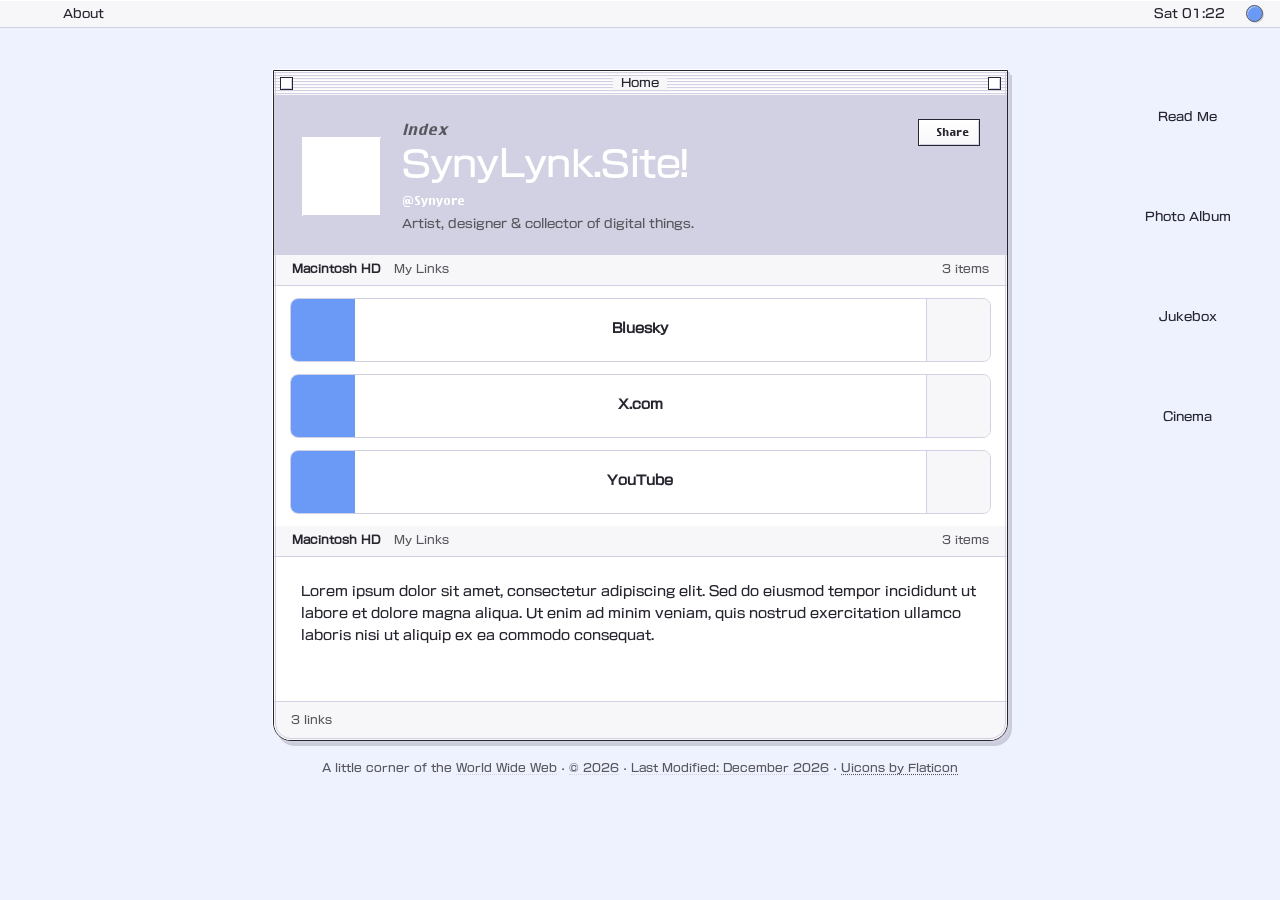
<file: index.html>
<!DOCTYPE html>
<html lang="en" data-theme="light" data-accent="teal">
<head>
  <meta charset="utf-8">
  <meta name="viewport" content="width=device-width, initial-scale=1">
  <meta name="theme-color" content="#EAF8F8">
  <meta name="author" content="Synyore">
  <meta name="description" content="My little corner of the internet.">
  <title>Synyore | SynyLynk.Site</title>
  <!-- Flaticon Uicons: Solid Straight (fi-ss-*) -->
  <link rel="stylesheet" href="https://cdn-uicons.flaticon.com/4.0.0/uicons-solid-straight/css/uicons-solid-straight.css">
  <link rel="stylesheet" href="https://cdn-uicons.flaticon.com/4.0.0/uicons-brands/css/uicons-brands.css">
  <link rel="stylesheet" href="style.css">
  <script src="script.js"></script>
</head>
<body>

  <!-- Edit custom link boxes directly in this HTML. The site-data JSON below configures the desktop shortcuts. -->
  <header class="menubar" aria-label="Desktop menu bar">
    <button
      class="lightbulb-toggle"
      id="lightbulb-toggle"
      type="button"
      data-action="theme-toggle"
      aria-label="Switch to dark mode"
      title="Switch to dark mode"
      aria-pressed="false"
    >
      <i class="fi fi-ss-bulb lightbulb-icon" aria-hidden="true"></i>
    </button>
    <div class="menu-group">

<!--
      <div class="menu-item optional">
        <button class="menu-trigger" data-menu="view" aria-expanded="false" aria-haspopup="true">View</button>
        <div class="menu-popup" data-popup="view" hidden>
          <button type="button" class="theme-menu-choice" data-theme-choice="auto" data-action="theme-auto" aria-pressed="false"><span class="theme-check"></span> Follow System</button>
          <button type="button" class="theme-menu-choice" data-theme-choice="light" data-action="theme-light" aria-pressed="true"><span class="theme-check">✓</span> Light Theme</button>
          <button type="button" class="theme-menu-choice" data-theme-choice="dark" data-action="theme-dark" aria-pressed="false"><span class="theme-check"></span> Dark Theme</button>
        </div>
      </div>  -->


      <div class="menu-item optional">
        <button class="menu-trigger" data-menu="special" aria-expanded="false" aria-haspopup="true">About</button>
        <div class="menu-popup" data-popup="special" hidden>
          <button data-action="about">About This Page…</button>
        </div>
      </div>


    </div>
    <time class="menu-clock" id="clock" aria-label="Current time"></time>
    <button
      type="button"
      class="accent-cycle"
      id="accent-cycle"
      data-action="accent-cycle"
      aria-label="Accent color: teal. Click to switch to blue"
      title="Accent: teal • Next: blue"
    >
      <span class="accent-dot" aria-hidden="true"></span>
    </button>
  </header>
  <main class="desktop">
    <aside class="desktop-icons" aria-label="Desktop shortcuts">
      <button class="desktop-shortcut" data-action="about"><i class="fi fi-ss-file file-icon icon-document" aria-hidden="true"></i><span class="desktop-label">Read Me</span></button>
      <button class="desktop-shortcut" data-shortcut="photos"><i class="fi fi-ss-images file-icon icon-photo" aria-hidden="true"></i><span class="desktop-label">Photo Album</span></button>
      <button class="desktop-shortcut" data-shortcut="music"><i class="fi fi-ss-music-alt file-icon icon-music" aria-hidden="true"></i><span class="desktop-label">Jukebox</span></button>
      <button class="desktop-shortcut" data-shortcut="videos"><i class="fi fi-ss-film file-icon icon-video" aria-hidden="true"></i><span class="desktop-label">Cinema</span></button>
    </aside>

    <section class="generic-window" aria-labelledby="untitled-window-title">
      <div class="window-title">
        <span class="window-control" aria-hidden="true"><i class="fi fi-ss-cross-small"></i></span>
        <div class="window-lines"></div>
        <div class="window-heading" id="untitled-window-title">Home</div>
        <div class="window-lines"></div>
        <div class="window-title-right"><span class="window-control" aria-hidden="true"><i class="fi fi-ss-square-small"></i></span></div>
      </div>
      <div class="profile">
        <div class="avatar"><i class="fi fi-ss-folder file-icon icon-folder" aria-hidden="true"></i></div>
        <div class="profile-copy">
          <div class="small-caption">Index</div>
          <h1>SynyLynk.Site!</h1>
          <div class="handle">@Synyore</div>
          <div class="bio" >Artist, designer & collector of digital things.</div>
        </div>
        <div class="profile-actions">
          <button class="mac-button" type="button" data-action="share"><i class="fi fi-ss-share" aria-hidden="true"></i> Share</button>
        </div>
      </div>

      <div class="pathbar">
        <div class="breadcrumb"><strong><i class="fi fi-ss-caret-right" aria-hidden="true"></i> Macintosh HD</strong> <span><i class="fi fi-ss-angle-right" aria-hidden="true"></i></span> <span>My Links</span></div>
        <span class="item-count">6 items</span>
      </div>

      <div class="link-container">
        <div class="link-hotzone">
          <div class="link-icon"><i class="fi fi-ss-butterfly"></i></div>
          <div class="link-text">Bluesky</div>
        </div>
        <div class="link-share"><i class="fi fi-ss-copy-alt"></i></div>
      </div>

      <div class="link-container">
        <div class="link-hotzone">
          <div class="link-icon"><i class="fi fi-brands-twitter-alt"></i></div>
          <div class="link-text">X.com</div>
        </div>
        <div class="link-share"><i class="fi fi-ss-copy-alt"></i></div>
      </div>

      <div class="link-container">
        <div class="link-hotzone">
          <div class="link-icon"><i class="fi fi-brands-youtube"></i></div>
          <div class="link-text">YouTube</div>
        </div>
        <div class="link-share"><i class="fi fi-ss-copy-alt"></i></div>
      </div>

      <div class="pathbar">
        <div class="breadcrumb"><strong><i class="fi fi-ss-caret-right" aria-hidden="true"></i> Macintosh HD</strong> <span><i class="fi fi-ss-angle-right" aria-hidden="true"></i></span> <span>My Links</span></div>
        <span class="item-count">6 items</span>
      </div>
      <div class="untitled-body">
        <p>
          Lorem ipsum dolor sit amet, consectetur adipiscing elit. Sed do eiusmod tempor incididunt ut labore et dolore magna aliqua. Ut enim ad minim veniam, quis nostrud exercitation ullamco laboris nisi ut aliquip ex ea commodo consequat.
        </p>
      </div>

      <div class="statusbar">
        <span id="status-count">6 saved links</span>
      </div>
    </section>
    <p class="desk-note">A little corner of the <span>World Wide Web</span> · <span id="year"></span> · <span id="last-modified">Last Modified: …</span> · <a href="https://www.flaticon.com/uicons" target="_blank" rel="noopener noreferrer">Uicons by Flaticon</a></p>
  </main>
  <div id="modal-root"></div>
  <div class="toast" id="toast" role="status" aria-live="polite" hidden></div>

</body>
</html>
</file>
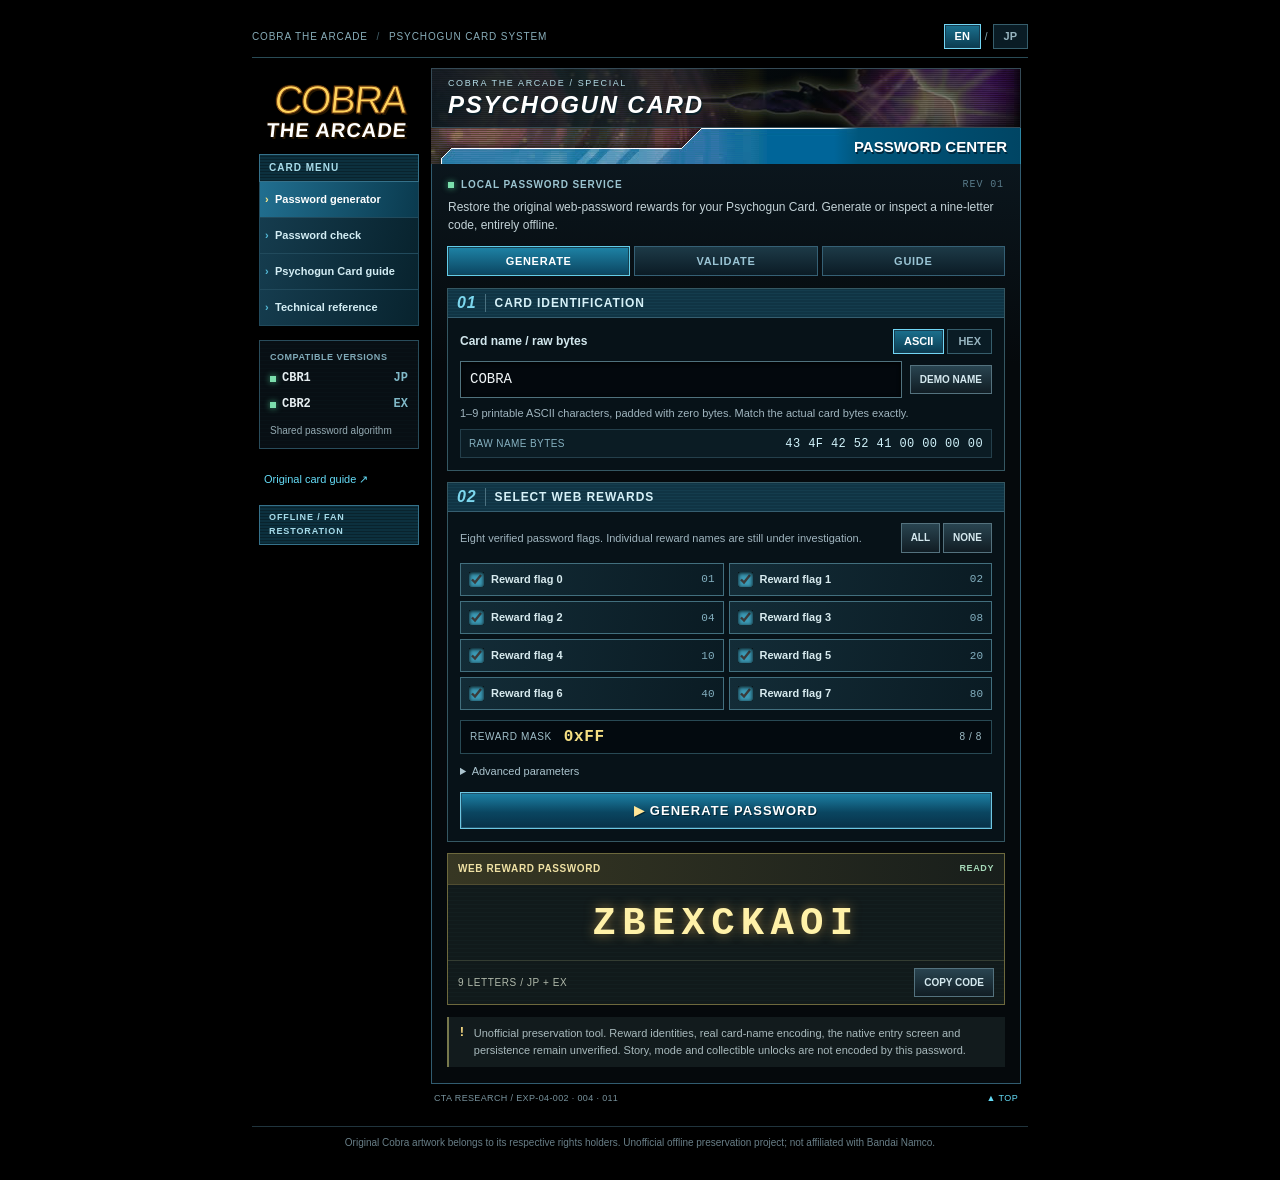
<file: psychogun_card/index.html>
<!doctype html>
<html lang="en">
<head>
<meta charset="utf-8"><meta name="viewport" content="width=device-width, initial-scale=1"><meta name="color-scheme" content="dark"><title>COBRA THE ARCADE | Psychogun Card</title><link rel="stylesheet" href="style.css">
<style>
html[lang="en"] .cg-ja,html[lang="ja"] .cg-en{display:none!important}
.collectible-guide [hidden]{display:none!important}
.collectible-guide .panel-body{min-width:0}
.cg-story{margin:18px 0 12px;min-width:0}
.cg-story h3{font-size:13px;letter-spacing:.04em;margin:0 0 6px;color:#c4ecff}
.cg-banner{display:block;width:100%;height:auto;margin:0 0 8px}
.cg-item{background:#0c1920;border:1px solid #355663;margin:6px 0}
.cg-item summary{cursor:pointer;display:flex;align-items:center;gap:8px;padding:8px;background:linear-gradient(180deg,#164a65,#0d2534);color:#fff}
.cg-item summary:before{content:"+";color:#ffe367;font-weight:bold}
.cg-item[open] summary:before{content:"−"}
.cg-item summary::-webkit-details-marker{display:none}
.cg-item summary:focus-visible{outline:2px solid #ffe367;outline-offset:2px}
.cg-icon{width:34px;height:34px;object-fit:contain;image-rendering:pixelated}
.cg-title{flex:1;min-width:0;font-weight:bold;font-size:13px}
.cg-title small{display:block;color:#8dd6f5;font-size:10px;letter-spacing:.08em}
.cg-stars{font-size:14px;white-space:nowrap;color:#8fa7b1}
.cg-stars>span{color:#ffe35d}
.cg-body{padding:10px;line-height:1.6;font-size:13px}
.cg-shot{display:block;width:100%;max-width:390px;height:auto;margin:0 0 10px}
.cg-body p{margin:0 0 9px}
.cg-source{font-size:11px;color:#a0b7c4}
.cg-source a{color:#8dd6f5}
.cg-other{margin:0;font-size:13px;line-height:1.6}
.cg-other dt{font-weight:bold;color:#c4ecff;margin-top:12px}
.cg-other dd{margin:4px 0 10px}
@media(max-width:400px){.cg-item summary{gap:5px;padding:6px}.cg-stars{font-size:11px}.cg-icon{width:26px;height:26px}}
</style>
</head>
<body>
<div id="pagetop" class="site">
  <header class="topline"><span>COBRA THE ARCADE <span class="sep">/</span> <span data-i="portal">PSYCHOGUN CARD SYSTEM</span></span><div class="langs" role="group" aria-label="Language"><button type="button" id="en" aria-pressed="true">EN</button><span>/</span><button type="button" id="jp" aria-pressed="false">JP</button></div></header>
  <div class="layout">
    <aside id="menu">
      <a class="logo" href="#pagetop" aria-label="Cobra The Arcade"><span>COBRA</span><b>THE ARCADE</b></a>
      <div class="nav-cap" data-i="menu">CARD MENU</div>
      <nav aria-label="Card menu">
        <button class="nav-item active" data-view="generate" data-i="genNav">Password generator</button>
        <button class="nav-item" data-view="validate" data-i="valNav">Password check</button>
        <button class="nav-item" data-view="guide" data-i="guideNav">Psychogun Card guide</button>
        <button class="nav-item" data-view="reference" data-i="refNav">Technical reference</button>
      </nav>
      <div class="sidebar-block"><div class="small-head" data-i="compatible">COMPATIBLE VERSIONS</div><div class="rev-line"><i></i> CBR1 <span>JP</span></div><div class="rev-line"><i></i> CBR2 <span>EX</span></div><p data-i="sameCodec">Shared password algorithm</p></div>
      <a class="archive-link" href="https://bandainamco-am.co.jp/am/vg/cobra/special/card/index.php" target="_blank" rel="noopener" data-i="official">Original card guide ↗</a>
      <div class="sidebar-foot" data-i="offline">OFFLINE / FAN RESTORATION</div>
    </aside>
    <main id="content">
      <div class="hero"><div class="hero-eyebrow">COBRA THE ARCADE / SPECIAL</div><h1 data-i="heading">PSYCHOGUN CARD</h1></div>
      <div class="section-bar"><span data-i="section">PASSWORD CENTER</span></div>
      <div id="main_panel">
        <div class="intro"><div class="kicker"><span class="status-dot"></span><span data-i="local">LOCAL PASSWORD SERVICE</span><span class="version">REV 01</span></div><p data-i="intro">Restore the original web-password rewards for your Psychogun Card. Generate or inspect a nine-letter code, entirely offline.</p></div>
        <div class="tabs" role="group" aria-label="Password tools"><button data-view="generate" class="active" data-i="generate">GENERATE</button><button data-view="validate" data-i="validate">VALIDATE</button><button data-view="guide" data-i="guide">GUIDE</button></div>
        <section id="identity" class="panel">
          <h2><span class="num">01</span><span data-i="cardIdentity">CARD IDENTIFICATION</span></h2>
          <div class="panel-body">
            <div class="field-head"><label for="cardName" data-i="cardName">Card name / raw bytes</label><div class="switch" role="group" aria-label="Name encoding"><button id="asciiMode" type="button" aria-pressed="true">ASCII</button><button id="hexMode" type="button" aria-pressed="false">HEX</button></div></div>
            <div class="input-row"><input id="cardName" type="text" value="COBRA" spellcheck="false" autocomplete="off" maxlength="9" aria-describedby="nameHelp"><button id="demo" class="minor" type="button" data-i="demo">DEMO NAME</button></div>
            <p class="help" id="nameHelp" data-i="asciiHelp">1–9 printable ASCII characters, padded with zero bytes. Match the actual card bytes exactly.</p>
            <div class="byte-strip"><span data-i="raw">RAW NAME BYTES</span><output id="bytes">43 4F 42 52 41 00 00 00 00</output></div>
          </div>
        </section>
        <section id="generateView" data-panel="generate">
          <div class="panel">
            <h2><span class="num">02</span><span data-i="selectReward">SELECT WEB REWARDS</span></h2>
            <div class="panel-body"><div class="field-head"><p class="help flush" data-i="rewardHelp">Eight verified password flags. Individual reward names are still under investigation.</p><div class="quick"><button id="all" type="button" class="minor" data-i="all">ALL</button><button id="none" type="button" class="minor" data-i="none">NONE</button></div></div>
              <div class="rewards" id="rewards"></div>
              <div class="maskline"><span data-i="mask">REWARD MASK</span><output id="mask">0xFF</output><span id="count">8 / 8</span></div>
              <details class="advanced"><summary data-i="advanced">Advanced parameters</summary><div class="advanced-grid"><label><span data-i="key">XOR key (0–255)</span><input id="key" type="number" min="0" max="255" step="1" value="0"></label><label><span data-i="version">Version (0–3)</span><select id="version"><option>0</option><option>1</option><option>2</option><option>3</option></select></label></div><p class="help" data-i="advancedHelp">Defaults reproduce our native-tested fixture; the original website’s key/version convention is unknown.</p></details>
              <button id="generate" class="action" type="button"><span>▶</span> <span data-i="generateAction">GENERATE PASSWORD</span></button>
            </div>
          </div>
          <div class="result" aria-live="polite"><div class="result-title"><span data-i="result">WEB REWARD PASSWORD</span><span class="result-tag" id="genStatus" data-i="ready">READY</span></div><output class="password" id="generated">ZBEXCKAOI</output><div class="result-bottom"><span data-i="nine">9 LETTERS / JP + EX</span><button type="button" class="minor" id="copy" data-i="copy">COPY CODE</button></div><p class="result-message" id="genMessage" hidden></p></div>
        </section>
        <section id="validateView" data-panel="validate" hidden>
          <div class="panel"><h2><span class="num">02</span><span data-i="checkTitle">CHECK A WEB PASSWORD</span></h2><div class="panel-body"><label for="passwordInput" data-i="enterPassword">Enter nine-letter reward password</label><input class="code-input" id="passwordInput" type="text" value="ZBEXCKAOI" spellcheck="false" autocomplete="off" maxlength="9"><p class="help" data-i="checkHelp">Checks the recovered checksum and card-name sum/length. It does not verify a unique card identity.</p><button class="action" id="validate" type="button"><span>▶</span> <span data-i="validateAction">VALIDATE PASSWORD</span></button></div></div>
          <div class="result" aria-live="polite"><div class="result-title"><span data-i="validationResult">VALIDATION RESULT</span><span class="result-tag" id="valStatus" data-i="waiting">WAITING</span></div><div id="valResult" class="val-result" data-i="valPlaceholder">Enter a password to inspect its reward mask.</div></div>
        </section>
        <section id="guideView" data-panel="guide" hidden>
          <div class="panel"><h2><span class="num">01</span><span data-i="howWorks">HOW THE CARD SYSTEM WORKS</span></h2><div class="panel-body guide-body"><p data-i="guide1">The original arcade cabinet validates reward passwords locally. This restoration replaces only the recovered incoming web-reward password function, not the original ranking website or card-reader hardware.</p><ol><li data-i="step1">Identify the nine raw bytes of your card name.</li><li data-i="step2">Select the desired web reward flags and generate a code.</li><li data-i="step3">Use the game's original password-entry path when available. That interface and persistent card writing are not yet verified.</li></ol><div class="point-head"><span data-i="researchPoint">RESEARCH POINT</span></div><p data-i="guide2">Hidden Namco collectibles are separate from web rewards. Pac-Man has been collected in both JP and EX after clearing its collection bit.</p></div></div>
<div class="panel collectible-guide"><h2><span class="num">02</span><span class="cg-en" lang="en">HIDDEN ITEM GUIDE</span><span class="cg-ja" lang="ja">隠しアイテム攻略</span></h2><div class="panel-body"><p><span class="cg-en" lang="en">Ten classic Namco collectibles, one per area. The difficulty ratings and locations come from the original Japanese guide. Destroy the trigger, then shoot the revealed collectible to acquire it.</span><span class="cg-ja" lang="ja">全10種類のナムコ隠しアイテムが各エリアに1つあります。難易度と出現場所は当時の公式攻略情報に基づきます。対象を破壊した後、出現したアイテムを撃って取得してください。</span></p><p class="guide-note"><span class="cg-en" lang="en">Runtime research: Pac-Man spawning and collection are verified in JP and EX. The other nine triggers are documented by Namco, but not yet independently tested. Items already marked as collected do not spawn. The ten-bit collection mask is separate from the eight password reward flags.</span><span class="cg-ja" lang="ja">実機コード検証：パックマンの出現・取得はJP・EXで確認済み。他9種は公式攻略情報に基づき、独立検証は未実施です。取得済みのアイテムは出現しません。10ビットの取得マスクは8ビットのWEB特典フラグとは別です。</span></p><section class="cg-story"><h3><span class="cg-en" lang="en">STORY 1 / Shadow of Casino Tower</span><span class="cg-ja" lang="ja">STORY 1 / 摩天楼の影</span></h3><img class="cg-banner" src="assets/story1.png" alt="" loading="lazy" onerror="this.hidden=true"><details class="cg-item" open><summary><img class="cg-icon" src="assets/collectibles/s1a1-icon.png" alt="" loading="lazy" onerror="this.hidden=true"><span class="cg-title"><small>AREA 1</small> <span class="cg-en" lang="en">Pac-Man</span><span class="cg-ja" lang="ja">パックマン</span></span><span class="cg-stars" aria-label="1 / 5"><span>★</span>☆☆☆☆</span></summary><div class="cg-body"><a href="https://bandainamco-am.co.jp/am/vg/cobra/special/stage/s1a1/pop.html" target="_blank" rel="noopener"><img class="cg-shot" src="assets/collectibles/s1a1.png" data-fallback="https://bandainamco-am.co.jp/am/vg/cobra/special/stage/s1a1/img/pop/scr.jpg" alt="Pac-Man — original annotated trigger screenshot" loading="lazy" onerror="if(this.dataset.fallback){this.src=this.dataset.fallback;delete this.dataset.fallback;}else{this.hidden=true;}"></a><p><span class="cg-en" lang="en">After the first red soldier near the golden goddess statue, wait for the camera to move to the next scene. Destroy the illuminated GOLD MINE sign above the slot machines, toward the upper right.</span><span class="cg-ja" lang="ja">黄金の女神像付近で最初の赤兵を倒し、次の場面に移動したら右上のスロット上にある「GOLD MINE」の電飾看板を破壊する。</span></p><p class="cg-source"><span class="cg-en" lang="en"><a href="https://bandainamco-am.co.jp/am/vg/cobra/special/stage/s1a1/pop.html" target="_blank" rel="noopener">Original Namco guide ↗</a></span><span class="cg-ja" lang="ja"><a href="https://bandainamco-am.co.jp/am/vg/cobra/special/stage/s1a1/pop.html" target="_blank" rel="noopener">当時の公式攻略 ↗</a></span> · <span class="cg-en" lang="en">JP + EX runtime verified</span><span class="cg-ja" lang="ja">JP・EX出現・取得確認済み</span></p></div></details><details class="cg-item"><summary><img class="cg-icon" src="assets/collectibles/s1a2-icon.png" alt="" loading="lazy" onerror="this.hidden=true"><span class="cg-title"><small>AREA 2</small> <span class="cg-en" lang="en">Akabei (Blinky)</span><span class="cg-ja" lang="ja">アカベイ</span></span><span class="cg-stars" aria-label="2 / 5"><span>★★</span>☆☆☆</span></summary><div class="cg-body"><a href="https://bandainamco-am.co.jp/am/vg/cobra/special/stage/s1a2/pop.html" target="_blank" rel="noopener"><img class="cg-shot" src="assets/collectibles/s1a2.png" data-fallback="https://bandainamco-am.co.jp/am/vg/cobra/special/stage/s1a2/img/pop/scr.jpg" alt="Akabei (Blinky) — original annotated trigger screenshot" loading="lazy" onerror="if(this.dataset.fallback){this.src=this.dataset.fallback;delete this.dataset.fallback;}else{this.hidden=true;}"></a><p><span class="cg-en" lang="en">After the outdoor battle, enter the building. Shoot the floating elevator ahead with normal bullets; the Uketsuke Komachi reception robot is the landmark. When destroyed, the elevator crashes into the lower-left elevator and reveals the item.</span><span class="cg-ja" lang="ja">屋外戦の後にビルへ入り、正面に現れる浮遊エレベーターを通常弾で破壊する。受付小町が目印。左下のエレベーターに衝突するとアイテムが現れる。</span></p><p class="cg-source"><span class="cg-en" lang="en"><a href="https://bandainamco-am.co.jp/am/vg/cobra/special/stage/s1a2/pop.html" target="_blank" rel="noopener">Original Namco guide ↗</a></span><span class="cg-ja" lang="ja"><a href="https://bandainamco-am.co.jp/am/vg/cobra/special/stage/s1a2/pop.html" target="_blank" rel="noopener">当時の公式攻略 ↗</a></span> · <span class="cg-en" lang="en">Official guide / runtime untested</span><span class="cg-ja" lang="ja">公式攻略 / 実機コード未検証</span></p></div></details></section><section class="cg-story"><h3><span class="cg-en" lang="en">STORY 2 / Sneaking into the Underground Base</span><span class="cg-ja" lang="ja">STORY 2 / 地下基地への潜入</span></h3><img class="cg-banner" src="assets/collectibles/story2.png" alt="" loading="lazy" onerror="this.hidden=true"><details class="cg-item"><summary><img class="cg-icon" src="assets/collectibles/s2a1-icon.png" alt="" loading="lazy" onerror="this.hidden=true"><span class="cg-title"><small>AREA 1</small> <span class="cg-en" lang="en">Taizo Hori (Dig Dug)</span><span class="cg-ja" lang="ja">ホリ・タイゾウ</span></span><span class="cg-stars" aria-label="3 / 5"><span>★★★</span>☆☆</span></summary><div class="cg-body"><a href="https://bandainamco-am.co.jp/am/vg/cobra/special/stage/s2a1/pop.html" target="_blank" rel="noopener"><img class="cg-shot" src="assets/collectibles/s2a1.png" data-fallback="https://bandainamco-am.co.jp/am/vg/cobra/special/stage/s2a1/img/pop/scr.jpg" alt="Taizo Hori (Dig Dug) — original annotated trigger screenshot" loading="lazy" onerror="if(this.dataset.fallback){this.src=this.dataset.fallback;delete this.dataset.fallback;}else{this.hidden=true;}"></a><p><span class="cg-en" lang="en">After the first molten-lava soldier encounter, move to the rotating turret. When WAIT ends, watch the distant walkway behind the turret. Avoid the lasers and shoot the soldier running from right to left.</span><span class="cg-ja" lang="ja">溶岩兵の最初の出現後、回転砲台へ移動する。WAIT終了後、砲台の奥の通路を右から左へ走る兵士を、レーザーをかわしながら倒す。</span></p><p class="cg-source"><span class="cg-en" lang="en"><a href="https://bandainamco-am.co.jp/am/vg/cobra/special/stage/s2a1/pop.html" target="_blank" rel="noopener">Original Namco guide ↗</a></span><span class="cg-ja" lang="ja"><a href="https://bandainamco-am.co.jp/am/vg/cobra/special/stage/s2a1/pop.html" target="_blank" rel="noopener">当時の公式攻略 ↗</a></span> · <span class="cg-en" lang="en">Official guide / runtime untested</span><span class="cg-ja" lang="ja">公式攻略 / 実機コード未検証</span></p></div></details><details class="cg-item"><summary><img class="cg-icon" src="assets/collectibles/s2a2-icon.png" alt="" loading="lazy" onerror="this.hidden=true"><span class="cg-title"><small>AREA 2</small> <span class="cg-en" lang="en">Pooka</span><span class="cg-ja" lang="ja">プーカァ</span></span><span class="cg-stars" aria-label="1 / 5"><span>★</span>☆☆☆☆</span></summary><div class="cg-body"><a href="https://bandainamco-am.co.jp/am/vg/cobra/special/stage/s2a2/pop.html" target="_blank" rel="noopener"><img class="cg-shot" src="assets/collectibles/s2a2.png" data-fallback="https://bandainamco-am.co.jp/am/vg/cobra/special/stage/s2a2/img/pop/scr.jpg" alt="Pooka — original annotated trigger screenshot" loading="lazy" onerror="if(this.dataset.fallback){this.src=this.dataset.fallback;delete this.dataset.fallback;}else{this.hidden=true;}"></a><p><span class="cg-en" lang="en">After turning right in the corridor, Bits attack and a shutter blocks the path. In the final wave, destroy the swarm of Bits quickly: one carries the item, and they eventually flee off-screen.</span><span class="cg-ja" lang="ja">通路を右折した後、ビットが襲来しシャッターが閉まる。最後の攻撃で多数のビットが現れるので、画面外へ逃げる前に倒す。どれか一体がアイテムを持っている。</span></p><p class="cg-source"><span class="cg-en" lang="en"><a href="https://bandainamco-am.co.jp/am/vg/cobra/special/stage/s2a2/pop.html" target="_blank" rel="noopener">Original Namco guide ↗</a></span><span class="cg-ja" lang="ja"><a href="https://bandainamco-am.co.jp/am/vg/cobra/special/stage/s2a2/pop.html" target="_blank" rel="noopener">当時の公式攻略 ↗</a></span> · <span class="cg-en" lang="en">Official guide / runtime untested</span><span class="cg-ja" lang="ja">公式攻略 / 実機コード未検証</span></p></div></details></section><section class="cg-story"><h3><span class="cg-en" lang="en">STORY 3 / Battle in the Snowy Land</span><span class="cg-ja" lang="ja">STORY 3 / 銀世界での攻防</span></h3><img class="cg-banner" src="assets/collectibles/story3.png" alt="" loading="lazy" onerror="this.hidden=true"><details class="cg-item"><summary><img class="cg-icon" src="assets/collectibles/s3a1-icon.png" alt="" loading="lazy" onerror="this.hidden=true"><span class="cg-title"><small>AREA 1</small> <span class="cg-en" lang="en">Boss Galaxian</span><span class="cg-ja" lang="ja">ボス・ギャラクシアン</span></span><span class="cg-stars" aria-label="2 / 5"><span>★★</span>☆☆☆</span></summary><div class="cg-body"><a href="https://bandainamco-am.co.jp/am/vg/cobra/special/stage/s3a1/pop.html" target="_blank" rel="noopener"><img class="cg-shot" src="assets/collectibles/s3a1.png" data-fallback="https://bandainamco-am.co.jp/am/vg/cobra/special/stage/s3a1/img/pop/scr.jpg" alt="Boss Galaxian — original annotated trigger screenshot" loading="lazy" onerror="if(this.dataset.fallback){this.src=this.dataset.fallback;delete this.dataset.fallback;}else{this.hidden=true;}"></a><p><span class="cg-en" lang="en">During the aerial warship battle, as the camera circles from the front toward the rear, destroy the missile pod that appears.</span><span class="cg-ja" lang="ja">空中戦艦との戦闘で正面から後方へ回り込む際に現れるミサイルポッドを破壊する。</span></p><p class="cg-source"><span class="cg-en" lang="en"><a href="https://bandainamco-am.co.jp/am/vg/cobra/special/stage/s3a1/pop.html" target="_blank" rel="noopener">Original Namco guide ↗</a></span><span class="cg-ja" lang="ja"><a href="https://bandainamco-am.co.jp/am/vg/cobra/special/stage/s3a1/pop.html" target="_blank" rel="noopener">当時の公式攻略 ↗</a></span> · <span class="cg-en" lang="en">Official guide / runtime untested</span><span class="cg-ja" lang="ja">公式攻略 / 実機コード未検証</span></p></div></details><details class="cg-item"><summary><img class="cg-icon" src="assets/collectibles/s3a2-icon.png" alt="" loading="lazy" onerror="this.hidden=true"><span class="cg-title"><small>AREA 2</small> <span class="cg-en" lang="en">Boss Galaga</span><span class="cg-ja" lang="ja">ボス・ギャラガ</span></span><span class="cg-stars" aria-label="3 / 5"><span>★★★</span>☆☆</span></summary><div class="cg-body"><a href="https://bandainamco-am.co.jp/am/vg/cobra/special/stage/s3a2/pop.html" target="_blank" rel="noopener"><img class="cg-shot" src="assets/collectibles/s3a2.png" data-fallback="https://bandainamco-am.co.jp/am/vg/cobra/special/stage/s3a2/img/pop/scr.jpg" alt="Boss Galaga — original annotated trigger screenshot" loading="lazy" onerror="if(this.dataset.fallback){this.src=this.dataset.fallback;delete this.dataset.fallback;}else{this.hidden=true;}"></a><p><span class="cg-en" lang="en">During the mid-stage forward run and jump, use a Psycho Shot to destroy the small searchlight emplacement ahead. Destroy it early so the item is closer and easier to shoot.</span><span class="cg-ja" lang="ja">中盤の正面走行・ジャンプ中に、前方の小さなサーチライト付き砲台をサイコショットで破壊する。早めに壊すとアイテムが近づき、取得しやすい。</span></p><p class="cg-source"><span class="cg-en" lang="en"><a href="https://bandainamco-am.co.jp/am/vg/cobra/special/stage/s3a2/pop.html" target="_blank" rel="noopener">Original Namco guide ↗</a></span><span class="cg-ja" lang="ja"><a href="https://bandainamco-am.co.jp/am/vg/cobra/special/stage/s3a2/pop.html" target="_blank" rel="noopener">当時の公式攻略 ↗</a></span> · <span class="cg-en" lang="en">Official guide / runtime untested</span><span class="cg-ja" lang="ja">公式攻略 / 実機コード未検証</span></p></div></details></section><section class="cg-story"><h3><span class="cg-en" lang="en">STORY 4 / The Treasure’s Secret</span><span class="cg-ja" lang="ja">STORY 4 / 財宝の秘密</span></h3><img class="cg-banner" src="assets/collectibles/story4.png" alt="" loading="lazy" onerror="this.hidden=true"><details class="cg-item"><summary><img class="cg-icon" src="assets/collectibles/s4a1-icon.png" alt="" loading="lazy" onerror="this.hidden=true"><span class="cg-title"><small>AREA 1</small> <span class="cg-en" lang="en">Gil</span><span class="cg-ja" lang="ja">ギル</span></span><span class="cg-stars" aria-label="2 / 5"><span>★★</span>☆☆☆</span></summary><div class="cg-body"><a href="https://bandainamco-am.co.jp/am/vg/cobra/special/stage/s4a1/pop.html" target="_blank" rel="noopener"><img class="cg-shot" src="assets/collectibles/s4a1.png" data-fallback="https://bandainamco-am.co.jp/am/vg/cobra/special/stage/s4a1/img/pop/scr.jpg" alt="Gil — original annotated trigger screenshot" loading="lazy" onerror="if(this.dataset.fallback){this.src=this.dataset.fallback;delete this.dataset.fallback;}else{this.hidden=true;}"></a><p><span class="cg-en" lang="en">Clear the first pyramid hall, then pass through the closing door into the narrow chamber. Before defeating the two Swordinians that attack, destroy the eye on the door behind them. Killing them first hides the eye and prevents the item from appearing.</span><span class="cg-ja" lang="ja">ピラミッド最初の広間を突破し、閉まりかけた扉の先の狭い部屋へ進む。襲ってくるソード人2体を倒す前に、背後の扉の目玉を破壊する。先に敵を倒すと目玉が引っ込み、取得できなくなる。</span></p><p class="cg-source"><span class="cg-en" lang="en"><a href="https://bandainamco-am.co.jp/am/vg/cobra/special/stage/s4a1/pop.html" target="_blank" rel="noopener">Original Namco guide ↗</a></span><span class="cg-ja" lang="ja"><a href="https://bandainamco-am.co.jp/am/vg/cobra/special/stage/s4a1/pop.html" target="_blank" rel="noopener">当時の公式攻略 ↗</a></span> · <span class="cg-en" lang="en">Official guide / runtime untested</span><span class="cg-ja" lang="ja">公式攻略 / 実機コード未検証</span></p></div></details><details class="cg-item"><summary><img class="cg-icon" src="assets/collectibles/s4a2-icon.png" alt="" loading="lazy" onerror="this.hidden=true"><span class="cg-title"><small>AREA 2</small> <span class="cg-en" lang="en">Ki</span><span class="cg-ja" lang="ja">カイ</span></span><span class="cg-stars" aria-label="3 / 5"><span>★★★</span>☆☆</span></summary><div class="cg-body"><a href="https://bandainamco-am.co.jp/am/vg/cobra/special/stage/s4a2/pop.html" target="_blank" rel="noopener"><img class="cg-shot" src="assets/collectibles/s4a2.png" data-fallback="https://bandainamco-am.co.jp/am/vg/cobra/special/stage/s4a2/img/pop/scr.jpg" alt="Ki — original annotated trigger screenshot" loading="lazy" onerror="if(this.dataset.fallback){this.src=this.dataset.fallback;delete this.dataset.fallback;}else{this.hidden=true;}"></a><p><span class="cg-en" lang="en">After Sandra’s ultimate weapon copies the Psychogun, three backpack soldiers emerge from behind the ruins. Watch the right side and shoot the soldier who briefly peeks out from the shadows.</span><span class="cg-ja" lang="ja">サンドラの最終兵器がサイコガンをコピーした後、遺跡から3人のバックパック兵が現れる。右側の遺跡の陰から一瞬だけ顔を出す兵士を倒す。</span></p><p class="cg-source"><span class="cg-en" lang="en"><a href="https://bandainamco-am.co.jp/am/vg/cobra/special/stage/s4a2/pop.html" target="_blank" rel="noopener">Original Namco guide ↗</a></span><span class="cg-ja" lang="ja"><a href="https://bandainamco-am.co.jp/am/vg/cobra/special/stage/s4a2/pop.html" target="_blank" rel="noopener">当時の公式攻略 ↗</a></span> · <span class="cg-en" lang="en">Official guide / runtime untested</span><span class="cg-ja" lang="ja">公式攻略 / 実機コード未検証</span></p></div></details></section><section class="cg-story"><h3><span class="cg-en" lang="en">STORY 5 / Classic Rival, Cristal Bowie!</span><span class="cg-ja" lang="ja">STORY 5 / 宿敵！クリスタルボウイ</span></h3><img class="cg-banner" src="assets/collectibles/story5.png" alt="" loading="lazy" onerror="this.hidden=true"><details class="cg-item"><summary><img class="cg-icon" src="assets/collectibles/s5a1-icon.png" alt="" loading="lazy" onerror="this.hidden=true"><span class="cg-title"><small>AREA 1</small> <span class="cg-en" lang="en">Solvalou</span><span class="cg-ja" lang="ja">ソルバルウ</span></span><span class="cg-stars" aria-label="4 / 5"><span>★★★★</span>☆</span></summary><div class="cg-body"><a href="https://bandainamco-am.co.jp/am/vg/cobra/special/stage/s5a1/pop.html" target="_blank" rel="noopener"><img class="cg-shot" src="assets/collectibles/s5a1.png" data-fallback="https://bandainamco-am.co.jp/am/vg/cobra/special/stage/s5a1/img/pop/scr.jpg" alt="Solvalou — original annotated trigger screenshot" loading="lazy" onerror="if(this.dataset.fallback){this.src=this.dataset.fallback;delete this.dataset.fallback;}else{this.hidden=true;}"></a><p><span class="cg-en" lang="en">Mid-stage, a small warship ahead is destroyed and an Elephant flies past you. Destroy it during the brief window when it charges back from behind, appearing from the bottom of the screen.</span><span class="cg-ja" lang="ja">中盤で目の前の小型戦艦が破壊され、エレファントが後方へ飛び去る。再び画面下から突進してくる短い間に破壊する。</span></p><p class="cg-source"><span class="cg-en" lang="en"><a href="https://bandainamco-am.co.jp/am/vg/cobra/special/stage/s5a1/pop.html" target="_blank" rel="noopener">Original Namco guide ↗</a></span><span class="cg-ja" lang="ja"><a href="https://bandainamco-am.co.jp/am/vg/cobra/special/stage/s5a1/pop.html" target="_blank" rel="noopener">当時の公式攻略 ↗</a></span> · <span class="cg-en" lang="en">Official guide / runtime untested</span><span class="cg-ja" lang="ja">公式攻略 / 実機コード未検証</span></p></div></details><details class="cg-item"><summary><img class="cg-icon" src="assets/collectibles/s5a2-icon.png" alt="" loading="lazy" onerror="this.hidden=true"><span class="cg-title"><small>AREA 2</small> <span class="cg-en" lang="en">Special Flag</span><span class="cg-ja" lang="ja">スペシャルフラッグ</span></span><span class="cg-stars" aria-label="5 / 5"><span>★★★★★</span></span></summary><div class="cg-body"><a href="https://bandainamco-am.co.jp/am/vg/cobra/special/stage/s5a2/pop.html" target="_blank" rel="noopener"><img class="cg-shot" src="assets/collectibles/s5a2.png" data-fallback="https://bandainamco-am.co.jp/am/vg/cobra/special/stage/s5a2/img/pop/scr.jpg" alt="Special Flag — original annotated trigger screenshot" loading="lazy" onerror="if(this.dataset.fallback){this.src=this.dataset.fallback;delete this.dataset.fallback;}else{this.hidden=true;}"></a><p><span class="cg-en" lang="en">Late in the stage, the swarm of small bees becomes a giant queen bee. Lock on to the drain opening on the back-left wall and hit it with a Psycho Shot. Shoot the item again before the water carries it off-screen.</span><span class="cg-ja" lang="ja">後半に小さな蜂の群れが巨大な女王蜂に変化したら、左奥の壁の排水口をロックオンしサイコショットで撃つ。流れ出たアイテムが画面外に流される前にもう一度撃って取得する。</span></p><p class="cg-source"><span class="cg-en" lang="en"><a href="https://bandainamco-am.co.jp/am/vg/cobra/special/stage/s5a2/pop.html" target="_blank" rel="noopener">Original Namco guide ↗</a></span><span class="cg-ja" lang="ja"><a href="https://bandainamco-am.co.jp/am/vg/cobra/special/stage/s5a2/pop.html" target="_blank" rel="noopener">当時の公式攻略 ↗</a></span> · <span class="cg-en" lang="en">Official guide / runtime untested</span><span class="cg-ja" lang="ja">公式攻略 / 実機コード未検証</span></p></div></details></section></div></div>
<div class="panel collectible-guide"><h2><span class="num">03</span><span class="cg-en" lang="en">OTHER CARD UNLOCKABLES</span><span class="cg-ja" lang="ja">その他のカード特典</span></h2><div class="panel-body"><dl class="cg-other"><dt><span class="cg-en" lang="en">Story progression</span><span class="cg-ja" lang="ja">ストーリー進行</span></dt><dd><span class="cg-en" lang="en">Continue from cleared stories; all five story selections are restored by our JP/EX memory experiments.</span><span class="cg-ja" lang="ja">クリアしたストーリーの続きからプレイ可能。JP・EXのメモリ実験で全5話の選択を確認済み。</span></dd><dt><span class="cg-en" lang="en">Game modes</span><span class="cg-ja" lang="ja">ゲームモード</span></dt><dd><span class="cg-en" lang="en">Normal, Eternal, Burst and Extreme. All four menus and HUD states are verified; full mode-specific rules remain under test.</span><span class="cg-ja" lang="ja">ノーマル・エターナル・バースト・エクストリーム。全モードのメニューとHUDを確認済み。詳細なゲームルールは検証中。</span></dd><dt><span class="cg-en" lang="en">Psychogun upgrades</span><span class="cg-ja" lang="ja">サイコガン強化</span></dt><dd><span class="cg-en" lang="en">Attack power, lock-on count and lock-on range. Card-based upgrade persistence and exact memory mappings remain under research.</span><span class="cg-ja" lang="ja">攻撃力・ロックオン数・ロックオン範囲。カードへの永続保存と詳細なメモリ構造は調査中。</span></dd><dt><span class="cg-en" lang="en">Alternate character appearances</span><span class="cg-ja" lang="ja">キャラクター外見変更</span></dt><dd><span class="cg-en" lang="en">Character customization, including Lady’s human form (Emeralda Samborne), is reported; pre-surgery Cobra is a research lead. Individual password reward assignments remain unverified.</span><span class="cg-ja" lang="ja">レディの人間時代（エメラルダ）の姿などの外見変更が報告されています。整形前のコブラは調査対象です。各WEB特典フラグの対応は未確認。</span></dd></dl></div></div>

        </section>
        <section id="referenceView" data-panel="reference" hidden>
          <div class="panel"><h2><span class="num">01</span><span data-i="memoryMap">MEMORY MAP / EE OFFSETS</span></h2><div class="panel-body"><table class="ref-table"><thead><tr><th data-i="field">Field</th><th>JP / CBR1</th><th>EX / CBR2</th></tr></thead><tbody><tr><td data-i="record">Card record</td><td>00CEE140</td><td>00CEDF40</td></tr><tr><td data-i="progress">Progression</td><td>00CEE173</td><td>00CEDF73</td></tr><tr><td data-i="collectibles">Collectibles</td><td>00CEE175</td><td>00CEDF75</td></tr><tr><td data-i="webRewards">Web rewards</td><td>00CEE180</td><td>00CEDF80</td></tr><tr><td data-i="decoder">Native decoder</td><td>002F0D20</td><td>002F0BA0</td></tr></tbody></table><p class="help" data-i="offsetNote">Physical EE offsets, not Windows host addresses. This page does not read or modify emulator memory.</p></div></div>
          <div class="panel"><h2><span class="num">02</span><span data-i="codecTitle">RECOVERED CODEC</span></h2><div class="panel-body"><p data-i="codecDesc">Nine custom base-26 letters encode a five-byte payload: card-name sum and length, XOR key, reward mask, six-bit checksum and two-bit version.</p><div class="byte-strip alphabet"><span data-i="alphabet">ALPHABET</span><code>WUFQZXCGEIKRJHPLBNYATODVSM</code></div><p class="help" data-i="fixture">Known synthetic fixture: COBRA + four zero bytes, mask FF, key 0, version 0 → ZBEXCKAOI.</p></div></div>
        </section>
        <div class="notice"><span class="notice-mark">!</span><p data-i="notice">Unofficial preservation tool. Reward identities, real card-name encoding, the native entry screen and persistence remain unverified. Story, mode and collectible unlocks are not encoded by this password.</p></div>
      </div>
      <footer class="main-foot"><span data-i="footer">CTA RESEARCH / EXP-04-002 · 004 · 011</span><a href="#pagetop" data-i="top">▲ TOP</a></footer>
    </main>
  </div>
  <footer class="site-foot" data-i="credit">Original Cobra artwork belongs to its respective rights holders. Unofficial offline preservation project; not affiliated with Bandai Namco.</footer>
</div>
<script src="codec.js"></script><script src="app.js"></script>
</body></html>
</file>
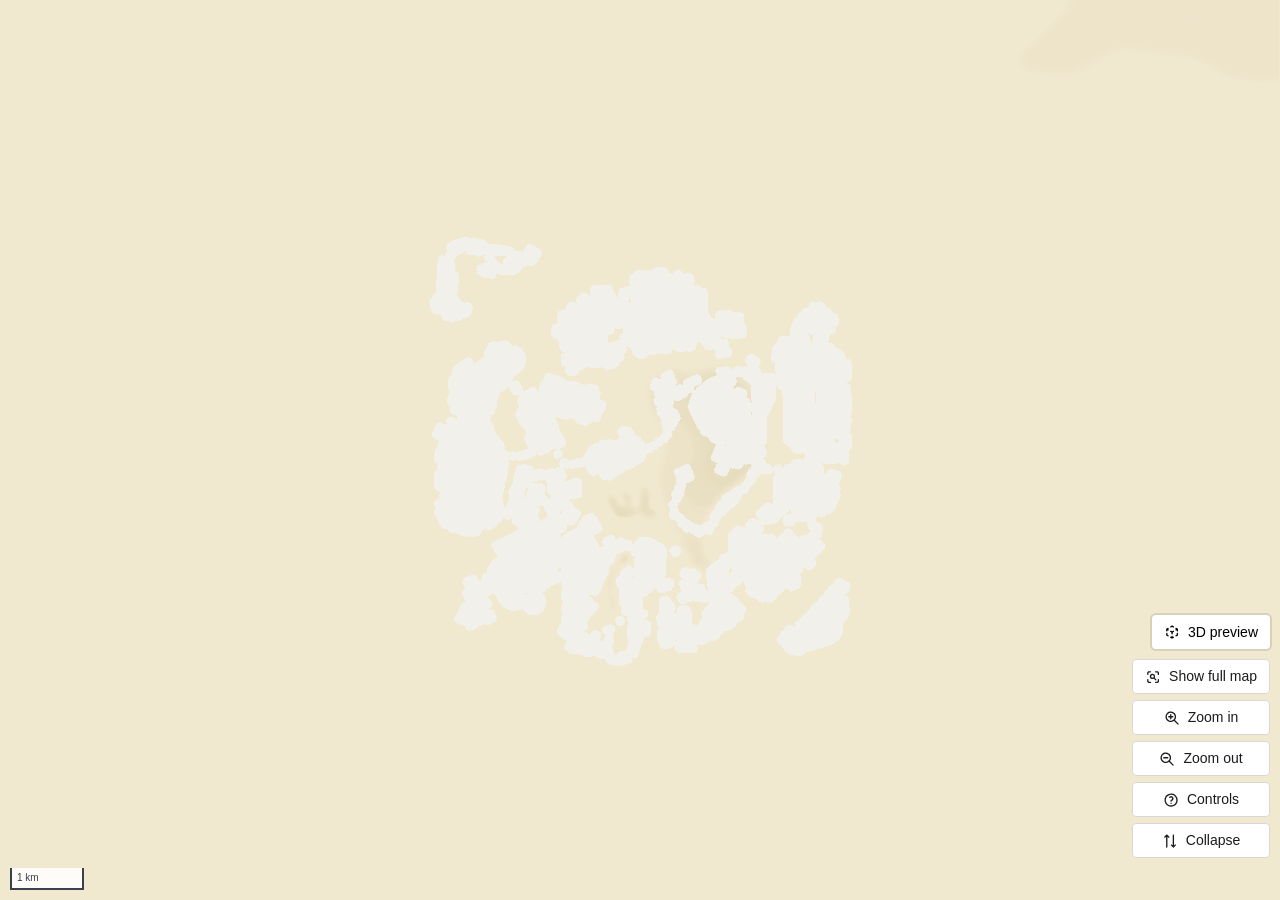
<file: trikoro/index.html>
<!DOCTYPE html>
<html lang="en">
<head>
<!-- Vellum
MIT License

Copyright (c) 2026 Sebastian Enrique Vargas Pizango

Permission is hereby granted, free of charge, to any person obtaining a copy
of this software and associated documentation files (the "Software"), to deal
in the Software without restriction, including without limitation the rights
to use, copy, modify, merge, publish, distribute, sublicense, and/or sell
copies of the Software, and to permit persons to whom the Software is
furnished to do so, subject to the following conditions:

The above copyright notice and this permission notice shall be included in all
copies or substantial portions of the Software.

THE SOFTWARE IS PROVIDED "AS IS", WITHOUT WARRANTY OF ANY KIND, EXPRESS OR
IMPLIED, INCLUDING BUT NOT LIMITED TO THE WARRANTIES OF MERCHANTABILITY,
FITNESS FOR A PARTICULAR PURPOSE AND NONINFRINGEMENT. IN NO EVENT SHALL THE
AUTHORS OR COPYRIGHT HOLDERS BE LIABLE FOR ANY CLAIM, DAMAGES OR OTHER
LIABILITY, WHETHER IN AN ACTION OF CONTRACT, TORT OR OTHERWISE, ARISING FROM,
OUT OF OR IN CONNECTION WITH THE SOFTWARE OR THE USE OR OTHER DEALINGS IN THE
SOFTWARE.

-->
<!-- i18next
The MIT License (MIT)

Copyright (c) 2011-present i18next

Permission is hereby granted, free of charge, to any person obtaining a copy
of this software and associated documentation files (the "Software"), to deal
in the Software without restriction, including without limitation the rights
to use, copy, modify, merge, publish, distribute, sublicense, and/or sell
copies of the Software, and to permit persons to whom the Software is
furnished to do so, subject to the following conditions:

The above copyright notice and this permission notice shall be included in all
copies or substantial portions of the Software.

THE SOFTWARE IS PROVIDED "AS IS", WITHOUT WARRANTY OF ANY KIND, EXPRESS OR
IMPLIED, INCLUDING BUT NOT LIMITED TO THE WARRANTIES OF MERCHANTABILITY,
FITNESS FOR A PARTICULAR PURPOSE AND NONINFRINGEMENT. IN NO EVENT SHALL THE
AUTHORS OR COPYRIGHT HOLDERS BE LIABLE FOR ANY CLAIM, DAMAGES OR OTHER
LIABILITY, WHETHER IN AN ACTION OF CONTRACT, TORT OR OTHERWISE, ARISING FROM,
OUT OF OR IN CONNECTION WITH THE SOFTWARE OR THE USE OR OTHER DEALINGS IN THE
SOFTWARE.

-->
<!-- Navigation dependencies
ngraph.graph
Copyright (c) 2013 - 2026, Andrei Kashcha
All rights reserved.

Redistribution and use in source and binary forms, with or without modification,
are permitted provided that the following conditions are met:

  Redistributions of source code must retain the above copyright notice, this
  list of conditions and the following disclaimer.

  Redistributions in binary form must reproduce the above copyright notice, this
  list of conditions and the following disclaimer in the documentation and/or
  other materials provided with the distribution.

  Neither the name of the Andrei Kashcha nor the names of its
  contributors may be used to endorse or promote products derived from
  this software without specific prior written permission.

THIS SOFTWARE IS PROVIDED BY THE COPYRIGHT HOLDERS AND CONTRIBUTORS "AS IS" AND
ANY EXPRESS OR IMPLIED WARRANTIES, INCLUDING, BUT NOT LIMITED TO, THE IMPLIED
WARRANTIES OF MERCHANTABILITY AND FITNESS FOR A PARTICULAR PURPOSE ARE
DISCLAIMED. IN NO EVENT SHALL THE COPYRIGHT HOLDER OR CONTRIBUTORS BE LIABLE FOR
ANY DIRECT, INDIRECT, INCIDENTAL, SPECIAL, EXEMPLARY, OR CONSEQUENTIAL DAMAGES
(INCLUDING, BUT NOT LIMITED TO, PROCUREMENT OF SUBSTITUTE GOODS OR SERVICES;
LOSS OF USE, DATA, OR PROFITS; OR BUSINESS INTERRUPTION) HOWEVER CAUSED AND ON
ANY THEORY OF LIABILITY, WHETHER IN CONTRACT, STRICT LIABILITY, OR TORT
(INCLUDING NEGLIGENCE OR OTHERWISE) ARISING IN ANY WAY OUT OF THE USE OF THIS
SOFTWARE, EVEN IF ADVISED OF THE POSSIBILITY OF SUCH DAMAGE.


ngraph.path
The MIT License (MIT)

Copyright (c) 2017-2025 Andrei Kashcha

Permission is hereby granted, free of charge, to any person obtaining a copy
of this software and associated documentation files (the "Software"), to deal
in the Software without restriction, including without limitation the rights
to use, copy, modify, merge, publish, distribute, sublicense, and/or sell
copies of the Software, and to permit persons to whom the Software is
furnished to do so, subject to the following conditions:

The above copyright notice and this permission notice shall be included in all
copies or substantial portions of the Software.

THE SOFTWARE IS PROVIDED "AS IS", WITHOUT WARRANTY OF ANY KIND, EXPRESS OR
IMPLIED, INCLUDING BUT NOT LIMITED TO THE WARRANTIES OF MERCHANTABILITY,
FITNESS FOR A PARTICULAR PURPOSE AND NONINFRINGEMENT. IN NO EVENT SHALL THE
AUTHORS OR COPYRIGHT HOLDERS BE LIABLE FOR ANY CLAIM, DAMAGES OR OTHER
LIABILITY, WHETHER IN AN ACTION OF CONTRACT, TORT OR OTHERWISE, ARISING FROM,
OUT OF OR IN CONNECTION WITH THE SOFTWARE OR THE USE OR OTHER DEALINGS IN THE
SOFTWARE.


ngraph.events
Copyright (c) 2013-2025 Andrei Kashcha
All rights reserved.

Redistribution and use in source and binary forms, with or without modification,
are permitted provided that the following conditions are met:

  Redistributions of source code must retain the above copyright notice, this
  list of conditions and the following disclaimer.

  Redistributions in binary form must reproduce the above copyright notice, this
  list of conditions and the following disclaimer in the documentation and/or
  other materials provided with the distribution.

  Neither the name of the Andrei Kashcha nor the names of its
  contributors may be used to endorse or promote products derived from
  this software without specific prior written permission.

THIS SOFTWARE IS PROVIDED BY THE COPYRIGHT HOLDERS AND CONTRIBUTORS "AS IS" AND
ANY EXPRESS OR IMPLIED WARRANTIES, INCLUDING, BUT NOT LIMITED TO, THE IMPLIED
WARRANTIES OF MERCHANTABILITY AND FITNESS FOR A PARTICULAR PURPOSE ARE
DISCLAIMED. IN NO EVENT SHALL THE COPYRIGHT HOLDER OR CONTRIBUTORS BE LIABLE FOR
ANY DIRECT, INDIRECT, INCIDENTAL, SPECIAL, EXEMPLARY, OR CONSEQUENTIAL DAMAGES
(INCLUDING, BUT NOT LIMITED TO, PROCUREMENT OF SUBSTITUTE GOODS OR SERVICES;
LOSS OF USE, DATA, OR PROFITS; OR BUSINESS INTERRUPTION) HOWEVER CAUSED AND ON
ANY THEORY OF LIABILITY, WHETHER IN CONTRACT, STRICT LIABILITY, OR TORT
(INCLUDING NEGLIGENCE OR OTHERWISE) ARISING IN ANY WAY OUT OF THE USE OF THIS
SOFTWARE, EVEN IF ADVISED OF THE POSSIBILITY OF SUCH DAMAGE.


flatbush
ISC License

Copyright (c) 2022, Vladimir Agafonkin

Permission to use, copy, modify, and/or distribute this software for any purpose
with or without fee is hereby granted, provided that the above copyright notice
and this permission notice appear in all copies.

THE SOFTWARE IS PROVIDED "AS IS" AND THE AUTHOR DISCLAIMS ALL WARRANTIES WITH
REGARD TO THIS SOFTWARE INCLUDING ALL IMPLIED WARRANTIES OF MERCHANTABILITY AND
FITNESS. IN NO EVENT SHALL THE AUTHOR BE LIABLE FOR ANY SPECIAL, DIRECT,
INDIRECT, OR CONSEQUENTIAL DAMAGES OR ANY DAMAGES WHATSOEVER RESULTING FROM LOSS
OF USE, DATA OR PROFITS, WHETHER IN AN ACTION OF CONTRACT, NEGLIGENCE OR OTHER
TORTIOUS ACTION, ARISING OUT OF OR IN CONNECTION WITH THE USE OR PERFORMANCE OF
THIS SOFTWARE.


flatqueue
ISC License

Copyright (c) 2025, Volodymyr Agafonkin

Permission to use, copy, modify, and/or distribute this software for any purpose
with or without fee is hereby granted, provided that the above copyright notice
and this permission notice appear in all copies.

THE SOFTWARE IS PROVIDED "AS IS" AND THE AUTHOR DISCLAIMS ALL WARRANTIES WITH
REGARD TO THIS SOFTWARE INCLUDING ALL IMPLIED WARRANTIES OF MERCHANTABILITY AND
FITNESS. IN NO EVENT SHALL THE AUTHOR BE LIABLE FOR ANY SPECIAL, DIRECT,
INDIRECT, OR CONSEQUENTIAL DAMAGES OR ANY DAMAGES WHATSOEVER RESULTING FROM LOSS
OF USE, DATA OR PROFITS, WHETHER IN AN ACTION OF CONTRACT, NEGLIGENCE OR OTHER
TORTIOUS ACTION, ARISING OUT OF OR IN CONNECTION WITH THE USE OR PERFORMANCE OF
THIS SOFTWARE.


robust-predicates
This is free and unencumbered software released into the public domain.

Anyone is free to copy, modify, publish, use, compile, sell, or
distribute this software, either in source code form or as a compiled
binary, for any purpose, commercial or non-commercial, and by any
means.

In jurisdictions that recognize copyright laws, the author or authors
of this software dedicate any and all copyright interest in the
software to the public domain. We make this dedication for the benefit
of the public at large and to the detriment of our heirs and
successors. We intend this dedication to be an overt act of
relinquishment in perpetuity of all present and future rights to this
software under copyright law.

THE SOFTWARE IS PROVIDED "AS IS", WITHOUT WARRANTY OF ANY KIND,
EXPRESS OR IMPLIED, INCLUDING BUT NOT LIMITED TO THE WARRANTIES OF
MERCHANTABILITY, FITNESS FOR A PARTICULAR PURPOSE AND NONINFRINGEMENT.
IN NO EVENT SHALL THE AUTHORS BE LIABLE FOR ANY CLAIM, DAMAGES OR
OTHER LIABILITY, WHETHER IN AN ACTION OF CONTRACT, TORT OR OTHERWISE,
ARISING FROM, OUT OF OR IN CONNECTION WITH THE SOFTWARE OR THE USE OR
OTHER DEALINGS IN THE SOFTWARE.

For more information, please refer to <http://unlicense.org>


polygon-clipping
The MIT License (MIT)

Copyright (c) 2018 Mike Fogel <mike@fogel.ca> - covers everything not specially attributed to others below.

Copyright (c) 2016 Alexander Milevski <info@w8r.name> - covers all portions originally part of github:w8r/martinez, from which this project was forked on Febuary 2, 2018.

Permission is hereby granted, free of charge, to any person obtaining a copy of this software and associated documentation files (the "Software"), to deal in the Software without restriction, including without limitation the rights to use, copy, modify, merge, publish, distribute, sublicense, and/or sell copies of the Software, and to permit persons to whom the Software is furnished to do so, subject to the following conditions:

The above copyright notice and this permission notice shall be included in all copies or substantial portions of the Software.

THE SOFTWARE IS PROVIDED "AS IS", WITHOUT WARRANTY OF ANY KIND, EXPRESS OR IMPLIED, INCLUDING BUT NOT LIMITED TO THE WARRANTIES OF MERCHANTABILITY, FITNESS FOR A PARTICULAR PURPOSE AND NONINFRINGEMENT. IN NO EVENT SHALL THE AUTHORS OR COPYRIGHT HOLDERS BE LIABLE FOR ANY CLAIM, DAMAGES OR OTHER LIABILITY, WHETHER IN AN ACTION OF CONTRACT, TORT OR OTHERWISE, ARISING FROM, OUT OF OR IN CONNECTION WITH THE SOFTWARE OR THE USE OR OTHER DEALINGS IN THE SOFTWARE.


splaytree
# Fast splay tree [![npm version](https://badge.fury.io/js/splaytree.svg)](https://badge.fury.io/js/splaytree) [![codecov](https://codecov.io/gh/w8r/splay-tree/branch/master/graph/badge.svg)](https://codecov.io/gh/w8r/splay-tree)

[Splay-tree](https://en.wikipedia.org/wiki/Splay_tree): **[fast](#benchmarks)**(non-recursive) and **simple**(< 1000 lines of code)
Implementation is adapted directly from Wikipedia with the same API as [w8r/avl](https://github.com/w8r/avl), to run the benchmarks against other trees.

This tree is based on **top-down** splaying algorithm by D.Sleator. It supports

- splitting, merging
- updating of the keys
- bulk loading of the items into an empty or non-empty tree
- insertion with duplicates or no duplicates
- lookup without splaying

![Splay-tree](https://i.stack.imgur.com/CNSAZ.png)

| Operation | Average      | Worst case             |
| --------- | ------------ | ---------------------- |
| Space     | **O(n)**     | **O(n)**               |
| Search    | **O(log n)** | **amortized O(log n)** |
| Insert    | **O(log n)** | **amortized O(log n)** |
| Delete    | **O(log n)** | **amortized O(log n)** |

## Install

```shell
npm i -S splaytree
```

```js
import SplayTree from "splaytree";
const tree = new SplayTree();
```

Or get it from CDN

```html
<script src="https://unpkg.com/splaytree"></script>
<script>
  var tree = new SplayTree();
  ...
</script>
```

Or use the compiled version 'dist/splaytree.umd.cjs'.

[Try it in your browser](https://npm.runkit.com/splaytree)

## API

- `new SplayTree([comparator])`, where `comparator` is optional comparison function
- `tree.insert(key:any, [data:any]):Node` - Insert item, allow duplicate keys
- `tree.add(key:any, [data:any]):Node` - Insert item if it is not present
- `tree.remove(key:any)` - Remove item
- `tree.find(key):Node|Null` - Return node by its key
- `tree.findStatic(key):Node|Null` - Return node by its key (doesn't re-balance the tree)
- `tree.at(index:Number):Node|Null` - Return node by its index in sorted order of keys
- `tree.contains(key):Boolean` - Whether a node with the given key is in the tree
- `tree.forEach(function(node) {...}):Tree` In-order traversal
- `tree.keys():Array<key>` - Returns the array of keys in order
- `tree.values():Array<*>` - Returns the array of data fields in order
- `tree.range(lo, high, function(node) {} [, context]):Tree` - Walks the range of keys in order. Stops, if the visitor function returns a non-zero value.
- `tree.pop():Node` - Removes smallest node
- `tree.min():key` - Returns min key
- `tree.max():key` - Returns max key
- `tree.minNode():Node` - Returns the node with smallest key
- `tree.maxNode():Node` - Returns the node with highest key
- `tree.prev(node):Node` - Predecessor node
- `tree.next(node):Node` - Successor node
- `tree.load(keys:Array<*>, [values:Array<*>][,presort=false]):Tree` - Bulk-load items. It expects values and keys to be sorted, but if `presort` is `true`, it will sort keys and values using the comparator(in-place, your arrays are going to be altered).

**Comparator**

`function(a:key,b:key):Number` - Comparator function between two keys, it returns

- `0` if the keys are equal
- `<0` if `a < b`
- `>0` if `a > b`

The comparator function is extremely important, in case of errors you might end
up with a wrongly constructed tree or would not be able to retrieve your items.
It is crucial to test the return values of your `comparator(a,b)` and `comparator(b,a)`
to make sure it's working correctly, otherwise you may have bugs that are very
unpredictable and hard to catch.

**Duplicate keys**

- `insert()` method allows duplicate keys. This can be useful in certain applications (example: overlapping
  points in 2D).
- `add()` method will not allow duplicate keys - if key is already present in the tree, no new node is created

## Example

```js
import Tree from "splaytree";

const t = new Tree();
t.insert(5);
t.insert(-10);
t.insert(0);
t.insert(33);
t.insert(2);

console.log(t.keys()); // [-10, 0, 2, 5, 33]
console.log(t.size); // 5
console.log(t.min()); // -10
console.log(t.max()); // -33

t.remove(0);
console.log(t.size); // 4
```

**Custom comparator (reverse sort)**

```js
import Tree from "splaytree";

const t = new Tree((a, b) => b - a);
t.insert(5);
t.insert(-10);
t.insert(0);
t.insert(33);
t.insert(2);

console.log(t.keys()); // [33, 5, 2, 0, -10]
```

**Bulk insert**

```js
import Tree from "splaytree";

const t = new Tree();
t.load([3, 2, -10, 20], ["C", "B", "A", "D"]);
console.log(t.keys()); // [-10, 2, 3, 20]
console.log(t.values()); // ['A', 'B', 'C', 'D']
```

## Benchmarks

```shell
npm run benchmark
```

```
Insert (x1000)
 - Bintrees RB x 5,779 ops/sec ±1.37% (85 runs sampled) mean 0.173ms
 - Splay (current) x 9,264 ops/sec ±2.70% (88 runs sampled) mean 0.108ms
 - AVL x 7,459 ops/sec ±1.07% (91 runs sampled) mean 0.134ms
- Fastest is Splay (current)

Random read (x1000)
 - Bintrees RB x 19,317 ops/sec ±0.52% (90 runs sampled) mean 0.052ms
 - Splay (current) x 7,635 ops/sec ±0.92% (91 runs sampled) mean 0.131ms
 - Splay (current) - static x 16,350 ops/sec ±0.75% (87 runs sampled) mean 0.061ms
 - AVL x 15,782 ops/sec ±0.57% (91 runs sampled) mean 0.063ms
- Fastest is Bintrees RB

Remove (x1000)
 - Bintrees RB x 195,282 ops/sec ±0.85% (90 runs sampled) mean 0.005ms
 - Splay (current) x 364,630 ops/sec ±6.05% (87 runs sampled) mean 0.003ms
 - AVL x 95,946 ops/sec ±0.76% (93 runs sampled) mean 0.010ms
- Fastest is Splay (current)

Bulk-load (x10000)
 - 1 by 1 x 266 ops/sec ±1.58% (83 runs sampled) mean 3.755ms
 - bulk load (build) x 287 ops/sec ±3.02% (76 runs sampled) mean 3.487ms
- Fastest is bulk load (build)

Bulk-add (x1000) to 1000
 - 1 by 1 x 2,859 ops/sec ±3.35% (77 runs sampled) mean 0.350ms
 - bulk add (rebuild) x 3,755 ops/sec ±2.67% (67 runs sampled) mean 0.266ms
- Fastest is bulk add (rebuild)

Bulk-remove-insert (10%) of 10000
 - 1 by 1 x 771 ops/sec ±4.31% (68 runs sampled) mean 1.297ms
 - bulk add (rebuild) x 706 ops/sec ±1.12% (88 runs sampled) mean 1.416ms
- Fastest is 1 by 1

Bulk-update (10%) of 10000
 - 1 by 1 x 717 ops/sec ±1.96% (79 runs sampled) mean 1.394ms
 - split-merge x 705 ops/sec ±1.68% (85 runs sampled) mean 1.419ms
- Fastest is 1 by 1
```

Adding google closure library to the benchmark is, of course, unfair, cause the
node.js version of it is not optimized by the compiler, but in this case it
plays the role of straight-forward robust implementation.

## Develop

```shell
npm i
npm t
npm run build
```

## TODO

- [ ] try and add parent fields for efficient `.prev()` and `.next()`, or iterators

## License

The MIT License (MIT)

Copyright (c) 2019 Alexander Milevski <info@w8r.name>

Permission is hereby granted, free of charge, to any person obtaining a copy of
this software and associated documentation files (the "Software"), to deal in
the Software without restriction, including without limitation the rights to
use, copy, modify, merge, publish, distribute, sublicense, and/or sell copies of
the Software, and to permit persons to whom the Software is furnished to do so,
subject to the following conditions:

The above copyright notice and this permission notice shall be included in all
copies or substantial portions of the Software.

THE SOFTWARE IS PROVIDED "AS IS", WITHOUT WARRANTY OF ANY KIND, EXPRESS OR
IMPLIED, INCLUDING BUT NOT LIMITED TO THE WARRANTIES OF MERCHANTABILITY, FITNESS
FOR A PARTICULAR PURPOSE AND NONINFRINGEMENT. IN NO EVENT SHALL THE AUTHORS OR
COPYRIGHT HOLDERS BE LIABLE FOR ANY CLAIM, DAMAGES OR OTHER LIABILITY, WHETHER
IN AN ACTION OF CONTRACT, TORT OR OTHERWISE, ARISING FROM, OUT OF OR IN
CONNECTION WITH THE SOFTWARE OR THE USE OR OTHER DEALINGS IN THE SOFTWARE.


Tabler Icons 2.47.0
MIT License

Copyright (c) 2020-2023 Paweł Kuna

Permission is hereby granted, free of charge, to any person obtaining a copy
of this software and associated documentation files (the "Software"), to deal
in the Software without restriction, including without limitation the rights
to use, copy, modify, merge, publish, distribute, sublicense, and/or sell
copies of the Software, and to permit persons to whom the Software is
furnished to do so, subject to the following conditions:

The above copyright notice and this permission notice shall be included in all
copies or substantial portions of the Software.

THE SOFTWARE IS PROVIDED "AS IS", WITHOUT WARRANTY OF ANY KIND, EXPRESS OR
IMPLIED, INCLUDING BUT NOT LIMITED TO THE WARRANTIES OF MERCHANTABILITY,
FITNESS FOR A PARTICULAR PURPOSE AND NONINFRINGEMENT. IN NO EVENT SHALL THE
AUTHORS OR COPYRIGHT HOLDERS BE LIABLE FOR ANY CLAIM, DAMAGES OR OTHER
LIABILITY, WHETHER IN AN ACTION OF CONTRACT, TORT OR OTHERWISE, ARISING FROM,
OUT OF OR IN CONNECTION WITH THE SOFTWARE OR THE USE OR OTHER DEALINGS IN THE
SOFTWARE.

-->
<meta charset="UTF-8">
<meta name="viewport" content="width=device-width, initial-scale=1.0">
<title>Trikoro National Map</title>
<link rel="stylesheet" href="assets/style.css">
</head>
<body>
<div id="map"></div>
<div id="selection" aria-hidden="true"></div>
<div id="status" hidden></div>
<div id="hint" hidden></div>
<script src="assets/worker.js"></script>
<script src="data/scene.js"></script>
<script src="data/buildings.geojson.js"></script>
<script src="data/districts.geojson.js"></script>
<script src="data/forest.geojson.js"></script>
<script src="data/labels.geojson.js"></script>
<script src="data/landUse.geojson.js"></script>
<script src="data/pois.geojson.js"></script>
<script src="data/proceduralObjects.geojson.js"></script>
<script src="data/railway.geojson.js"></script>
<script src="data/roads.geojson.js"></script>
<script src="data/stations.geojson.js"></script>
<script src="data/traffic.geojson.js"></script>
<script src="data/transit.geojson.js"></script>
<script src="data/transitViewPois.geojson.js"></script>
<script src="data/water.geojson.js"></script>
<script src="data/zones.geojson.js"></script>
<script src="data/navigation.json.js"></script>
<script src="data/built-area-surface.png.js"></script>
<script src="data/poi-sprite.png.js"></script>
<script src="data/terrain.png.js"></script>
<script src="data/poi-sprite.json.js"></script>
<script type="module" src="assets/map.js"></script>
</body>
</html>
</file>
<file: style.css>
/* Macintosh Links: Uicons Solid Straight edition.
   Keep this stylesheet beside the HTML and custom fonts in fonts/. */
/*(c) 2026 Synyore*/
/* Original website typography, from mysite.css.
   Keep your own font files in a sibling fonts/ directory. */
@font-face {
  font-family: "TXGH";
  src: url("fonts/texgyreheros-regular.otf") format("opentype");
  font-style: normal;
  font-weight: 400;
  font-display: swap;
}

@font-face {
  font-family: "TXGH";
  src: url("fonts/texgyreheros-italic.otf") format("opentype");
  font-style: italic;
  font-weight: 400;
  font-display: swap;
}

@font-face {
  font-family: "TXGH";
  src: url("fonts/texgyreheros-bold.otf") format("opentype");
  font-style: normal;
  font-weight: 700;
  font-display: swap;
}

@font-face {
  font-family: "Virtue";
  src: url("fonts/virtue.ttf") format("truetype");
  font-style: normal;
  font-weight: 300;
  font-display: swap;
}

@font-face {
  font-family: "pnr";
  src: url("fonts/pnr.otf") format("opentype");
  font-style: normal;
  font-weight: 300;
  font-display: swap;
}

@font-face {
  font-family: "3pv";
  src: url("fonts/3pv.otf") format("opentype");
  font-style: italic;
  font-weight: 300;
  font-display: swap;
}

/* Permanent palette: these names always refer to the same colors. */
:root {
  /* Neutrals */
  --china-plate: #F4F4F9;
  --white: #FFFFFF;
  --lavender-mist: #D2D1E3;
  --lavender-helper: #9C9CB0;
  --grey-velvet: #302F3B;
  --charcoal: #272630;
  --charcoal-lite: #57575D;

  /* Teal */
  --teal: #1A7478;
  --teal-lite: #5DC6C8;

  /* Pink */
  --raddish-pink: #B02A7B;
  --raddish-pink-lite: #FF9BD4;

  /* Blue */
  --coastal-blue: #2F5FD0;
  --coastal-blue-lite: #6B9AF6;

  /* Coral */
  --coral: #C93832;
  --coral-lite: #FF7771;

  /* Semantic assignments: light on first visit. */
  --bg: var(--china-plate);
  --surface: var(--white);
  --border: var(--lavender-mist);
  --text: var(--charcoal);
  --text-muted: var(--charcoal-lite);
  --accent: var(--teal);
  --accent-fill: var(--teal-lite);
  --on-accent: var(--charcoal);
  --accent-2: var(--raddish-pink);
  --accent-2-fill: var(--raddish-pink-lite);
  --info: var(--coastal-blue);
  --info-fill: var(--coastal-blue-lite);
  --danger: var(--coral);
  --danger-fill: var(--coral-lite);
  color-scheme: light;
}

/* When Follow System is chosen, JavaScript removes data-theme.
   An explicit light choice keeps the light assignments above. */
@media (prefers-color-scheme: dark) {
  :root:not([data-theme]) {
    --bg: var(--charcoal);
    --surface: var(--grey-velvet);
    --border: var(--charcoal-lite);
    --text: var(--lavender-mist);
    --text-muted: var(--lavender-helper);
    --accent: var(--teal-lite);
    --accent-fill: var(--teal);
    --on-accent: var(--charcoal);
    --accent-2: var(--raddish-pink-lite);
    --accent-2-fill: var(--raddish-pink);
    --info: var(--coastal-blue-lite);
    --info-fill: var(--coastal-blue);
    --danger: var(--coral-lite);
    --danger-fill: var(--coral);
    color-scheme: dark;
  }
}

/* Explicit dark choice, regardless of the operating system theme. */
:root[data-theme="dark"] {
  --bg: var(--charcoal);
  --surface: var(--grey-velvet);
  --border: var(--charcoal-lite);
  --text: var(--lavender-mist);
  --text-muted: var(--lavender-helper);
  --accent: var(--teal-lite);
  --accent-fill: var(--teal);
  --on-accent: var(--charcoal);
  --accent-2: var(--raddish-pink-lite);
  --accent-2-fill: var(--raddish-pink);
  --info: var(--coastal-blue-lite);
  --info-fill: var(--coastal-blue);
  --danger: var(--coral-lite);
  --danger-fill: var(--coral);
  color-scheme: dark;
}

/* Macintosh UI semantic tokens, never a second competing palette. */
:root {
  --desktop: var(--bg);
  --paper: var(--surface);
  --ink: var(--text);
  --hairline: var(--border);
  --selection: color-mix(in srgb, var(--info-fill) 24%, var(--surface));
  --blue: var(--info);
  --yellow: var(--accent-fill);
  --surface-raised: color-mix(in srgb, var(--surface) 82%, var(--border));
  --row-hover: color-mix(in srgb, var(--accent-fill) 27%, var(--surface));
  --system-font: "pnr", Arial, sans-serif;
  --accent-font: "Virtue", Georgia, serif;
  --header-font: "3pv", serif;
}

*,
*::before,
*::after {
  box-sizing: border-box;
}

/* Let the browser allocate a scrollbar gutter only when needed.
   On short pages the menu bar fills the entire viewport width. */
html {
  min-height: 100%;
  background: var(--bg);
  scrollbar-gutter: auto;
}

body {
  margin: 0;
  min-height: 100vh;
  color: var(--text);
  font-family: var(--system-font);
  font-size: 13px;
  -webkit-font-smoothing: none;
}

button,
input,
select,
textarea {
  font: inherit;
}

button {
  cursor: pointer;
}

button:focus-visible,
a:focus-visible,
input:focus-visible,
select:focus-visible,
textarea:focus-visible {
  outline: 2px solid var(--info);
  outline-offset: 2px;
}

a {
  color: inherit;
}

[hidden] {
  display: none !important;
}

.desktop {
  position: relative;
  min-height: calc(100dvh - 28px);
  padding: 22px 32px 80px;
  background-color: var(--desktop);
  background-image: none;
  isolation: isolate;
}

.menubar {
  height: 28px;
  padding: 0 13px;
  position: sticky;
  top: 0;
  z-index: 50;
  display: flex;
  align-items: center;
  gap: 16px;
  background: var(--surface-raised);
  border-bottom: 1px solid var(--border);
  box-shadow: 0 1px var(--surface) inset;
  font-family: var(--system-font);
  font-weight: 400;
  font-size: 12px;
}

.lightbulb-icon {
  font-size: 18px;
  line-height: 1;
  display: inline-flex;
  flex: none;
}

.menu-group {
  display: flex;
  gap: 1px;
  align-items: center;
  height: 100%;
}

.menu-item {
  position: relative;
  height: 100%;
  display: grid;
  align-items: center;
}

.menu-trigger {
  font-family: inherit;
  font-size: inherit;
  font-weight: inherit;
  border: 0;
  background: transparent;
  padding: 4px 10px;
  border-radius: 0;
  color: var(--ink);
  height: 100%;
}

/* Every Finder menu item follows the active color-dot accent.
   Use the same fill as the lightbulb, and keep open menus highlighted. */
.menu-trigger:hover,
.menu-trigger:focus-visible,
.menu-trigger[aria-expanded="true"] {
  background: var(--accent-fill);
  color: var(--on-accent);
}

.menu-popup {
  position: absolute;
  left: 0;
  top: 27px;
  background: var(--surface);
  border: 1px solid var(--text);
  box-shadow: 2px 2px 0 var(--text);
  min-width: 206px;
  padding: 5px 0;
  font-family: var(--system-font);
  font-size: 12px;
  font-weight: 400;
}

.menu-popup button {
  display: flex;
  width: 100%;
  align-items: center;
  justify-content: space-between;
  background: transparent;
  border: none;
  padding: 7px 17px;
  text-align: left;
}

.menu-popup button:hover {
  background: var(--accent-fill);
  color: var(--on-accent);
}

.menu-popup hr {
  margin: 5px 0;
  border: 0;
  border-top: 1px solid var(--border);
}

.menu-clock {
  font-family: var(--system-font);
  font-weight: 400;
  margin-left: auto;
  white-space: nowrap;
  font-size: 12px;
}

.desktop-icons {
  position: absolute;
  right: clamp(12px, 3vw, 46px);
  top: 35px;
  display: flex;
  flex-direction: column;
  align-items: center;
  gap: 22px;
  width: 108px;
}

.desktop-shortcut {
  background: none;
  border: 1px solid transparent;
  color: var(--text);
  padding: 4px 3px 6px;
  width: 108px;
  min-height: 78px;
  display: flex;
  flex-direction: column;
  align-items: center;
  justify-content: start;
  gap: 5px;
  text-align: center;
  text-shadow: none;
  font-size: 12px;
}

.desktop-shortcut:hover,
.desktop-shortcut:focus-visible {
  border-color: var(--accent);
  background: color-mix(in srgb, var(--accent-fill) 23%, transparent);
  outline: none;
}

.desktop-shortcut:active .desktop-label {
  background: var(--accent-2-fill);
  color: var(--on-accent);
}

.desktop-shortcut .file-icon {
  width: 36px;
  height: 36px;
  font-size: 34px;
  filter: drop-shadow(1px 1px 0 var(--border));
}

.desktop-label {
  padding: 2px 4px;
  line-height: 1.15;
}

.generic-window {
  width: min(735px, 100%);
  margin: 8px auto 0;
  background: var(--paper);
  border: 1px solid var(--text);
  outline: 1px solid var(--border);
  outline-offset: -3px;
  box-shadow: 2px 2px 0 var(--border), -1px -1px 0 var(--surface), 4px 5px 0 color-mix(in srgb, var(--text) 18%, transparent);
  position: relative;
  z-index: 1;
  min-width: 0;

  /* Keep the original square top edge, rounding only the lower corners. */
  border-radius: 0 0 18px 18px;
}

.window-title {
  height: 25px;
  display: flex;
  align-items: center;
  gap: 6px;
  padding: 4px 6px;
  border-bottom: 1px solid var(--border);
  background-color: var(--surface-raised);
  background-image: repeating-linear-gradient(to bottom, var(--surface) 0 1px, var(--border) 1px 2px, var(--surface-raised) 2px 3px);
}

.window-heading {
  display: flex;
  align-items: center;
  gap: 7px;
  padding: 0 8px;
  background: var(--surface-raised);
  font-family: var(--system-font);
  font-weight: 400;
  font-size: 12px;
  white-space: nowrap;
}

.window-control {
  background: var(--surface);
  border: 1px solid var(--text);
  color: var(--text);
  flex: none;
  width: 13px;
  height: 13px;
  display: grid;
  place-items: center;
  padding: 0;
  font-size: 11px;
  line-height: 1;
  box-shadow: 1px 1px 0 var(--surface) inset, -1px -1px 0 var(--border) inset;
}

.window-control:hover {
  background: var(--accent-2-fill);
}

.window-lines {
  flex: 1;
  height: 100%;
}



.window-title-right {
  display: flex;
  gap: 2px;
}

.pathbar {
  display: flex;
  align-items: center;
  justify-content: space-between;
  gap: 12px;
  min-height: 31px;
  padding: 7px 18px;
  border-bottom: 1px solid var(--border);
  background: var(--surface-raised);
  color: var(--text-muted);
  font-size: 11px;
}

.pathbar strong {
  color: var(--text);
}

.breadcrumb {
  display: flex;
  gap: 7px;
  align-items: center;
  min-width: 0;
  white-space: nowrap;
  overflow: hidden;
  text-overflow: ellipsis;
}

.profile {
  min-height: 148px;
  display: flex;
  align-items: center;
  gap: 20px;
  padding: 23px 27px 20px;
  border-bottom: 1px solid var(--border);
  color: var(--paper);
  background: var(--hairline);
}

.avatar {
  width: 81px;
  height: 81px;
  flex: 0 0 81px;
  display: grid;
  place-items: center;
  overflow: hidden;
  border: 1px solid var(--border);
  background: var(--surface);
  box-shadow: inset 1px 1px var(--surface), inset -1px -1px var(--border), 2px 2px 0 var(--border);
}

.avatar img {
  width: 100%;
  height: 100%;
  object-fit: cover;
}

.avatar .file-icon {
  width: 62px;
  height: 62px;
  font-size: 54px;
}

.profile-copy {
  min-width: 0;
  flex: 1;
}

.small-caption {
  font-family: var(--accent-font);
  font-style: italic;
  font-weight: 300;
  text-transform: none;
  letter-spacing: .3px;
  color: var(--text-muted);
  font-size: 15px;
  margin-bottom: 6px;
}

.profile h1 {
  font-family: var(--system-font);
  font-weight: 300;
  font-size: clamp(28px, 3.6vw, 36px);
  letter-spacing: -.7px;
  line-height: 1.12;
  margin: 0 0 7px;
  overflow-wrap: anywhere;
}

.profile .handle {
  font-family: var(--accent-font);
  font-size: 12px;
  margin-bottom: 7px;
}

.profile .bio {
  color: var(--text-muted);
  line-height: 1.45;
  font-size: 12px;
  max-width: 450px;
  white-space: pre-line;
  overflow-wrap: anywhere;
}

.profile-actions {
  display: flex;
  gap: 6px;
  flex: none;
  align-self: flex-start;
}

.mac-button {
  background: linear-gradient(var(--surface), var(--surface-raised));
  color: var(--text);
  min-height: 27px;
  border: 1px solid var(--text);
  border-radius: 0;
  padding: 5px 10px;
  box-shadow: inset 1px 1px 0 var(--surface), inset -1px -1px 0 var(--border), 1px 1px 0 var(--border);
  font-size: 11px;
  font-family: var(--accent-font);
}

.mac-button:hover {
  background: var(--accent-fill);
  color: var(--on-accent);
}

.mac-button:active {
  box-shadow: inset 2px 2px 0 var(--border);
  transform: translate(1px,1px);
}

.mac-button.primary {
  border: 2px solid var(--text);
  padding: 4px 10px;
  background: var(--accent-fill);
  color: var(--on-accent);
}



.file-icon {
  width: 27px;
  height: 27px;
  flex: none;
  display: inline-flex;
  align-items: center;
  justify-content: center;
  font-size: 25px;
  line-height: 1;
  color: var(--info);
}




.statusbar {
  height: 39px;
  display: flex;
  align-items: center;
  justify-content: space-between;
  gap: 12px;
  border-top: 1px solid var(--border);
  background: var(--surface-raised);
  padding: 0 17px;
  font-size: 11px;
  color: var(--text-muted);
  border-radius: 0 0 17px 17px;
}

.statusbar strong {
  color: var(--text);
}



.desk-note {
  position: relative;
  z-index: 1;
  margin: 21px auto 0;
  width: min(735px, 100%);
  text-align: center;
  color: var(--text-muted);
  font-size: 11px;
  text-shadow: none;
}

.desk-note span {
  border-bottom: 1px dotted var(--border);
}

.modal-shade {
  position: fixed;
  inset: 0;
  z-index: 90;
  background: color-mix(in srgb, var(--text) 48%, transparent);
  display: flex;
  align-items: flex-start;
  justify-content: center;
  overflow-y: auto;
  padding: 65px 16px 35px;
}

.dialog-window {
  border: 1px solid var(--text);
  width: min(670px,100%);
  background: var(--surface);
  box-shadow: 2px 2px 0 var(--border), 5px 7px 0 color-mix(in srgb, var(--text) 35%, transparent);
}

.dialog-window.compact {
  width: min(455px,100%);
}

.dialog-body {
  padding: 19px 22px 17px;
  max-height: calc(100dvh - 135px);
  overflow: auto;
}

.dialog-body p {
  line-height: 1.5;
}

.dialog-heading {
  font-size: 20px;
  margin: 0 0 14px;
  font-family: var(--accent-font);
  font-weight: 300;
}

/* Main link box */
.link-container {
  --link-slot: clamp(46px, 12vw, 64px);

  display: grid;
  grid-template-columns: minmax(0, 1fr) var(--link-slot);

  min-height: var(--link-slot);
  margin: 12px 16px;

  background: var(--surface);
  border: 1px solid var(--border);
  border-radius: 8px;
  overflow: hidden;
}

/* Clickable link area */
.link-hotzone {
  display: grid;
  grid-template-columns: var(--link-slot) minmax(0, 1fr);

  min-width: 0;
  color: var(--text);
  text-decoration: none;
}

.link-hotzone:hover {
  background: var(--row-hover);
}

/* Left icon box */
.link-icon {
  display: grid;
  place-items: center;
  min-width: 0;
  color: var(--accent);
  background: var(--accent-fill);
}

/* Scale the icon relative to its slot */
.link-icon .fi {
  font-size: calc(var(--link-slot) * 0.72);
  line-height: 1;
  color: var(--surface);
}

/* Middle text box */
.link-text {
  display: grid;
  align-items: center;
  justify-content: center;

  min-width: 0;
  padding: 8px 12px;

  font-weight: 700;
  text-align: center;
  overflow-wrap: anywhere;
}

/* Right copy button */
.link-share {
  display: grid;
  place-items: center;

  width: 100%;
  min-height: 100%;
  padding: 0;

  color: var(--text);
  background: var(--surface-raised);

  border: 0;
  border-left: 1px solid var(--border);

  cursor: pointer;
}

.link-share .fi {
  font-size: calc(var(--link-slot) * 0.38);
  line-height: 1;
}

.link-share:hover {
  color: var(--on-accent);
  background: var(--accent-fill);
}


/***
.form-grid {
  display: grid;
  grid-template-columns: 1fr 1fr;
  gap: 12px 15px;
}

.form-field {
  display: flex;
  flex-direction: column;
  gap: 5px;
  min-width: 0;
  font-size: 11px;
  font-weight: bold;
}

.form-field.full {
  grid-column: 1/-1;
}

.form-field input,
.form-field textarea,
.link-editor input,
.link-editor select {
  width: 100%;
  background: var(--surface);
  border: 1px solid var(--border);
  border-radius: 0;
  min-height: 31px;
  box-shadow: 1px 1px 0 var(--surface), inset 1px 1px 0 var(--border);
  padding: 6px 8px;
  color: var(--text);
  font-size: 12px;
  font-weight: normal;
}

.form-field textarea {
  min-height: 65px;
  resize: vertical;
}

.form-tip {
  font-size: 11px;
  line-height: 1.4;
  color: var(--text-muted);
  margin: 8px 0 0;
}

.form-separator {
  border: 0;
  border-top: 1px solid var(--border);
  box-shadow: 0 1px var(--surface);
  margin: 19px 0 13px;
}

.editor-section-title {
  display: flex;
  justify-content: space-between;
  align-items: center;
  gap: 8px;
  margin: 0 0 8px;
  font-family: var(--system-font);
  font-weight: 700;
  font-size: 15px;
}

.link-editor {
  display: grid;
  grid-template-columns: 26px minmax(0,1fr) minmax(0,1.2fr) 87px;
  gap: 5px;
  align-items: center;
  padding: 9px 0;
  border-bottom: 1px solid var(--border);
}

.link-editor .handle-index {
  color: var(--text-muted);
  font-size: 11px;
  text-align: center;
}

.link-editor input,
.link-editor select {
  min-width: 0;
}

.link-editor-actions {
  grid-column: 2 / -1;
  display: flex;
  align-items: center;
  gap: 5px;
}

.link-editor-actions .mac-button {
  min-height: 23px;
  padding: 3px 8px;
}

.link-editor-actions .delete {
  margin-left: auto;
}


***/
.dialog-actions {
  display: flex;
  flex-wrap: wrap;
  justify-content: flex-end;
  gap: 9px;
  margin-top: 21px;
}

.dialog-actions.split {
  justify-content: space-between;
}

.info-line {
  display: flex;
  align-items: flex-start;
  gap: 15px;
}

.info-line .file-icon {
  width: 60px;
  height: 60px;
  font-size: 50px;
}

.info-line h2 {
  font: 300 25px var(--accent-font);
  margin: 0 0 6px;
}

.info-line p {
  margin: 0 0 7px;
  font-size: 12px;
}

.toast {
  position: fixed;
  bottom: 24px;
  left: 50%;
  transform: translateX(-50%);
  z-index: 150;
  background: var(--surface);
  border: 1px solid var(--text);
  box-shadow: 2px 2px var(--border);
  padding: 12px 18px;
  max-width: min(90vw,430px);
  font-size: 12px;
  text-align: center;
}

@media (min-width: 1200px) {
  .generic-window {
    margin-top: 20px;
  }
}

@media (max-width: 1030px) {
  .desktop-icons {
    right: 8px;
    width: 84px;
  }
  .desktop-shortcut {
    width: 84px;
  }
  .generic-window {
    margin-left: max(13px, calc((100vw - 790px)/2));
    margin-right: 0;
  }
  .desk-note {
    margin-left: max(13px, calc((100vw - 790px)/2));
    margin-right: 0;
  }
}

@media (max-width: 910px) {
  .desktop-icons {
    display: none;
  }
  .generic-window,
.desk-note {
    margin-left: auto;
    margin-right: auto;
  }
}

@media (max-width: 600px) {
  .menubar {
    gap: 5px;
    padding: 0 7px;
  }
  .menu-trigger {
    padding: 4px 7px;
  }
  .menu-item.optional {
    display: none;
  }
  .menu-clock {
    font-size: 11px;
  }
  .desktop {
    padding: 18px 0 55px;
  }
  /* Use the actual content width (not viewport width, which includes
       classic scrollbar gutters on some desktop browsers). */
  .generic-window {
    width: calc(100% - 22px);
    margin-top: 0;
  }
  .window-heading {
    font-size: 11px;
  }
  .profile {
    padding: 20px 14px 17px;
    gap: 12px;
    min-height: 140px;
    flex-wrap: wrap;
  }
  .avatar {
    width: 65px;
    height: 65px;
    flex-basis: 65px;
  }
  .avatar .file-icon {
    width: 53px;
    height: 53px;
    font-size: 45px;
  }
  .profile-copy {
    flex-basis: calc(100% - 85px);
  }
  .profile h1 {
    font-size: 24px;
  }
  .profile-actions {
    width: 100%;
    justify-content: flex-end;
    margin-top: 1px;
  }








  .file-icon {
    width: 25px;
    height: 25px;
    font-size: 23px;
  }
  .statusbar {
    padding: 0 12px;
  }

  .desk-note {
    width: 95%;
  }
  .dialog-body {
    padding: 16px 13px;
  }
  .form-grid {
    grid-template-columns: 1fr;
  }
  .form-field.full {
    grid-column: auto;
  }
  .link-editor {
    grid-template-columns: 20px minmax(0,1fr) 76px;
  }
  .link-editor .url-input {
    grid-column: 2/-1;
  }
  .link-editor .icon-select {
    grid-column: 3;
    grid-row: 1;
  }
  .link-editor-actions {
    grid-column: 2/-1;
  }
}

@media (prefers-reduced-motion: no-preference) {
  .generic-window {
    animation: window-appear 280ms ease-out both;
  }
  @keyframes window-appear {
    from {
      opacity: .4;
      transform: translateY(10px) scale(.99);
    }
    to {
      opacity: 1;
      transform: none;
    }
  }
}



.dialog-actions-right {
  display: flex;
  gap: 9px;
}

/* Intent-based editing actions use the danger token, not a fixed red. */
.link-editor-actions .delete {
  color: var(--danger);
  border-color: var(--danger);
}

.link-editor-actions .delete:hover {
  background: var(--danger-fill);
  color: var(--on-accent);
}

/* Theme controls in the Finder View menu. */




.theme-menu-choice {
  gap: 8px;
  justify-content: flex-start !important;
}

.theme-menu-choice[aria-pressed="true"] {
  color: var(--accent);
  font-weight: 700;
}

.theme-check {
  display: inline-block;
  width: 13px;
  text-align: center;
}

.menu-popup .theme-menu-choice:hover {
  color: var(--on-accent);
}

.menu-popup .theme-menu-choice:hover .theme-check {
  color: inherit;
}

/* Dark mode retains the bevels without a glowing white outer frame. */
.generic-window {
  outline-color: var(--border);
}

.window-control {
  box-shadow: inset 1px 1px 0 var(--surface), inset -1px -1px 0 var(--border);
}

.mac-button:focus-visible {
  outline-color: var(--info);
}

.form-field input:focus,
.form-field textarea:focus,
.link-editor input:focus,
.link-editor select:focus {
  border-color: var(--accent);
}






.clipboard-temp {
  position: fixed;
  left: -9999px;
}

/* Theme and accent controls in the Finder menu bar. */
.lightbulb-toggle {
  flex: 0 0 24px;
  width: 24px;
  height: 25px;
  padding: 0;
  display: grid;
  place-items: center;
  border: 0;
  border-radius: 0;
  color: var(--text);
  background: transparent;
}

.lightbulb-toggle:hover,
.lightbulb-toggle:focus-visible {
  background: var(--accent-fill);
}

.accent-cycle {
  flex: 0 0 26px;
  width: 26px;
  height: 25px;
  padding: 0;
  display: grid;
  place-items: center;
  background: transparent;
  border: 0;
  border-radius: 0;
}

.accent-cycle:hover,
.accent-cycle:focus-visible {
  background: var(--row-hover);
}

.accent-dot {
  width: 17px;
  height: 17px;
  border-radius: 50%;
  display: block;
  border: 1px solid var(--text-muted);
  background-color: var(--accent-fill);
  box-shadow: inset 1px 1px 0 color-mix(in srgb, white 45%, transparent), 1px 1px 0 var(--border);
}

.desk-note #last-modified {
  white-space: nowrap;
}

/* The selected accent drives BOTH the controls and desktop background.
   Palette order: teal → blue → coral → pink → teal.
   Light is the first-visit default; system appearance is optional. */
:root[data-accent="teal"] {
  --tone-light: #EAF8F8;
  --tone-dark: #21363B;
  --tone-light-ink: var(--teal);
  --tone-dark-ink: var(--teal-lite);
  --accent-fill: var(--teal-lite);
}

:root[data-accent="blue"] {
  --tone-light: #EEF2FF;
  --tone-dark: #232C43;
  --tone-light-ink: var(--coastal-blue);
  --tone-dark-ink: var(--coastal-blue-lite);
  --accent-fill: var(--coastal-blue-lite);
}

:root[data-accent="coral"] {
  --tone-light: #FFF0ED;
  --tone-dark: #392B30;
  --tone-light-ink: var(--coral);
  --tone-dark-ink: var(--coral-lite);
  --accent-fill: var(--coral-lite);
}

:root[data-accent="pink"] {
  --tone-light: #FFF0F8;
  --tone-dark: #352638;
  --tone-light-ink: var(--raddish-pink);
  --tone-dark-ink: var(--raddish-pink-lite);
  --accent-fill: var(--raddish-pink-lite);
}

:root[data-accent] {
  --accent: var(--tone-light-ink);
  --bg: var(--tone-light);
}

@media (prefers-color-scheme: dark) {
  :root:not([data-theme="light"])[data-accent] {
    --accent: var(--tone-dark-ink);
    --bg: var(--tone-dark);
  }
}

:root[data-theme="dark"][data-accent] {
  --accent: var(--tone-dark-ink);
  --bg: var(--tone-dark);
}

/* Shared spacing for additional generic windows. */
.generic-window + .generic-window {
  margin-top: 27px;
}

.untitled-body {
  min-height: 144px;
  padding: 25px 27px 29px;
  background: var(--surface);
  border-radius: 0 0 17px 17px;
}

.untitled-body p {
  margin: 0;
  max-width: 68ch;
  color: var(--text);
  font: 400 13px/1.7 var(--system-font);
}

@media (max-width: 600px) {
  .generic-window + .generic-window {
    margin-top: 20px;
  }
  .untitled-body {
    padding: 19px 18px 24px;
  }
}

/* Uicons: the icon font is monochrome and follows the site's theme tokens. */
.file-icon.icon-document {
  color: var(--text);
}

.file-icon.icon-folder {
  color: var(--accent);
}

.file-icon.icon-photo {
  color: var(--accent-2);
}

.file-icon.icon-video {
  color: var(--danger);
}



.window-control .fi {
  display: inline-flex;
  font-size: 9px;
  line-height: 1;
}

.mac-button .fi,
.link-editor-actions .fi,
.editor-section-title .fi {
  display: inline-flex;
  font-size: 1em;
  line-height: 1;
  vertical-align: middle;
}

.mac-button .fi {
  margin-right: 4px;
}





.desk-note a {
  color: inherit;
  text-decoration: underline dotted;
  text-underline-offset: 2px;
}
</file>
<file: psychogun_card/style.css>
:root{color-scheme:dark;--cyan:#64dbf6;--line:#275466;--muted:#91aab0;--yellow:#fff09b;--panel:#07151c}*{box-sizing:border-box}body{margin:0;background:#000;color:#e5edf0;font:13px/1.55 Verdana,Arial,'Yu Gothic',Meiryo,sans-serif}button,input,select{font:inherit}button,a,input,select{outline-offset:3px}button{cursor:pointer}button:focus-visible,a:focus-visible,input:focus-visible,select:focus-visible{outline:2px solid #f8d961}a{color:var(--cyan);text-decoration:none}a:hover{text-decoration:underline}[hidden]{display:none!important}.site{max-width:800px;margin:24px auto 0;padding:0 12px}.topline{display:flex;justify-content:space-between;align-items:center;border-bottom:1px solid #294b56;padding:0 0 8px;color:#87acb8;font-size:10px;letter-spacing:.09em}.sep{color:#45626d;margin:0 5px}.langs{display:flex;align-items:center;gap:4px}.langs button,.switch button{border:1px solid #365e6c;background:#0a1c25;color:#97b4bf;padding:3px 10px;font-weight:bold;font-size:11px}.langs button[aria-pressed=true],.switch button[aria-pressed=true]{background:linear-gradient(#1b718f,#0b3b50);color:#fff;border-color:#71d6f5;box-shadow:inset 0 0 0 1px #173d50}.layout{display:grid;grid-template-columns:160px minmax(0,590px);gap:12px;justify-content:center;margin-top:10px}#menu{padding:0 0 10px}.logo{display:flex;flex-direction:column;align-items:center;justify-content:center;height:86px;color:#fff;text-decoration:none!important;font-family:Impact,'Arial Black',sans-serif;line-height:.86;transform:skew(-6deg);text-shadow:2px 2px #251500,-1px -1px #301b02,0 0 8px #000}.logo span{font-size:39px;letter-spacing:-1.5px;color:#ffd35d;-webkit-text-stroke:1px #7a4514}.logo b{font-size:20px;letter-spacing:1px;margin-top:5px}.nav-cap,.sidebar-foot{background:repeating-linear-gradient(0deg,#09232d 0 1px,#0c303e 1px 3px);border:1px solid #35718a;padding:5px 9px;color:#a7dbe9;font-size:10px;font-weight:bold;letter-spacing:.1em}.nav-item{width:100%;text-align:left;color:#d3edf4;background:linear-gradient(105deg,#153c4e,#08232e);border:1px solid #214a5c;border-top:0;min-height:36px;padding:8px 8px 8px 15px;position:relative;font-size:11px;font-weight:bold}.nav-item:before{content:'›';position:absolute;left:5px;color:#55bad8}.nav-item:hover,.nav-item.active{background:linear-gradient(100deg,#216f90,#0a3a4e);color:#fff}.nav-item.active:before{color:#fbe88b}.sidebar-block{border:1px solid #294c5b;background:repeating-linear-gradient(0deg,#080f14,#080f14 3px,#0a151a 4px);margin:14px 0;padding:10px}.small-head{color:#80aab8;font-size:9px;letter-spacing:.06em;font-weight:bold}.rev-line{display:flex;align-items:center;gap:6px;font:bold 12px/1.8 monospace;margin-top:4px}.rev-line i,.status-dot{width:6px;height:6px;display:inline-block;background:#7bdeac;box-shadow:0 0 6px #42a77c}.rev-line span{margin-left:auto;color:#81b9c8}.sidebar-block p{font-size:10px;color:#94aab2;margin:7px 0 0}.archive-link{display:block;font-size:11px;padding:8px 5px}.sidebar-foot{margin-top:9px;font-size:9px}.hero{height:60px;background:#192329 url('assets/header.png') center/cover no-repeat;position:relative;display:flex;justify-content:center;flex-direction:column;padding:7px 16px;border:1px solid #354a56}.hero:before{content:'';position:absolute;inset:0;background:linear-gradient(90deg,#07141bda,#07141b44 75%,transparent)}.hero>*{position:relative;margin:0}.hero-eyebrow{color:#b3dbe5;font-size:9px;letter-spacing:.18em}.hero h1{font:italic bold 24px/1.2 Arial,sans-serif;letter-spacing:.075em;color:#fff;text-shadow:1px 2px #0b2029}.section-bar{height:36px;background:url('assets/section-bar.png') left top/100% 100% no-repeat;display:flex;align-items:center;justify-content:flex-end}.section-bar span{display:flex;align-items:center;justify-content:flex-end;height:100%;min-width:170px;padding:0 13px 0 20px;background:linear-gradient(90deg,#03618a00,#00567c 13%,#004564);color:white;font:bold 15px Arial,sans-serif;text-shadow:1px 2px #00283e}.section-bar span{border-right:1px solid #2b85a3}#main_panel{border:1px solid #315c70;border-top:0;background:linear-gradient(#0b161d,#05090c 200px);padding:13px 15px 16px}.intro{padding:0 1px 11px}.intro p{margin:5px 0 0;color:#c2d1d6;font-size:12px}.kicker{display:flex;align-items:center;gap:7px;font-size:10px;letter-spacing:.09em;color:#9bc4d0;font-weight:bold}.version{margin-left:auto;color:#587a89;font:10px monospace}.tabs{display:flex;gap:4px;margin-bottom:12px}.tabs button{flex:1;border:1px solid #356075;background:linear-gradient(#1d3a47,#0b1b25);color:#9ac4d4;font:bold 11px/1.1 Arial,sans-serif;letter-spacing:.065em;min-height:30px;padding:5px}.tabs button.active{background:linear-gradient(#1e83a6,#0b4560);color:white;border-color:#62cce9;box-shadow:inset 0 0 0 1px #164251}.panel{border:1px solid #355762;background:#071218;margin:0 0 11px}.panel h2{margin:0;display:flex;align-items:center;gap:9px;background:repeating-linear-gradient(0deg,#103444 0 2px,#143c4d 2px 3px);border-bottom:1px solid #365e70;font:bold 12px/1.2 Arial,sans-serif;letter-spacing:.075em;color:#d6f1f8;min-height:29px;padding:4px 9px}.num{font:italic bold 16px Arial,sans-serif;color:#7cd7ee;border-right:1px solid #4b7180;padding-right:8px}.panel-body{padding:11px 12px 12px}.field-head,.input-row{display:flex;align-items:center;justify-content:space-between;gap:8px}.field-head{margin-bottom:7px}.field-head label,.panel-body>label{font-weight:bold;color:#d2e7ed;font-size:12px}.switch,.quick{display:flex;gap:3px;flex-shrink:0}input,select{min-width:0;background:#03080d;color:#f1f6f8;border:1px solid #50727e;padding:7px 9px;border-radius:0;box-shadow:inset 0 1px 4px #000;font-family:monospace;font-size:14px}input:invalid{border-color:#ad685f}.input-row input{flex:1}.minor{background:linear-gradient(#294450,#111d24);border:1px solid #54727e;color:#d5e9ef;font-size:10px;font-weight:bold;padding:6px 9px;white-space:nowrap}.minor:hover{color:white;border-color:#80cce4;background:#244c61}.help{color:#a0b5bf;font-size:11px;margin:7px 0;line-height:1.5}.flush{margin:0}.byte-strip{display:flex;justify-content:space-between;gap:10px;align-items:center;flex-wrap:wrap;background:#0b1c24;border:1px solid #243f4b;padding:6px 8px;color:#86b1c0;font-size:10px;letter-spacing:.04em}.byte-strip output,.byte-strip code{color:#d1f3fb;font:12px monospace}.rewards{display:grid;grid-template-columns:repeat(2,minmax(0,1fr));gap:5px;margin:10px 0}.reward{display:flex;align-items:center;gap:7px;background:linear-gradient(100deg,#132c37,#0a1b23);border:1px solid #294b59;padding:7px 8px;cursor:pointer;min-width:0}.reward:has(input:checked){border-color:#426f7e}.reward input{width:15px;height:15px;accent-color:#3b9ab6;flex-shrink:0;margin:0}.reward-text{font-size:11px;font-weight:bold;color:#d8ebef}.reward code{margin-left:auto;color:#83afbf;font:11px monospace}.maskline{display:flex;align-items:center;gap:12px;background:#030a0f;border:1px solid #284954;padding:7px 9px;font-size:10px;color:#a0bfc9;letter-spacing:.06em}.maskline output{font:bold 16px monospace;color:#f5df83}.maskline span:last-child{margin-left:auto}.advanced{margin-top:9px;color:#abc4ce;font-size:11px}.advanced summary{cursor:pointer}.advanced-grid{display:grid;grid-template-columns:1fr 1fr;gap:8px;margin:8px 0}.advanced-grid label{display:grid;gap:3px}.action{display:block;width:100%;margin-top:12px;padding:10px;background:linear-gradient(#1d82a7,#0a4661 55%,#083148);border:1px solid #6dc7e3;box-shadow:inset 0 0 0 1px #20536b;color:white;font:bold 13px Arial,sans-serif;letter-spacing:.08em;text-shadow:1px 1px #002533}.action:hover{background:linear-gradient(#299ec5,#105a76)}.action>span:first-child{color:#ffe697}.result{margin:0 0 12px;border:1px solid #6d693d;background:repeating-linear-gradient(0deg,#111a1b 0 3px,#131e1f 3px 4px)}.result-title,.result-bottom{padding:7px 10px;display:flex;justify-content:space-between;align-items:center;gap:8px;font-size:10px;color:#b0b9aa;letter-spacing:.06em}.result-title{border-bottom:1px solid #514d31;background:linear-gradient(90deg,#373723,#181e1b);color:#efe1a4;font-weight:bold}.result-tag{color:#a6d9b9;font-size:9px}.password{display:block;text-align:center;font:bold clamp(25px,5vw,39px)/1.2 'Courier New',monospace;letter-spacing:.16em;color:#fff1a8;text-shadow:0 0 12px #88703c;padding:16px 6px 12px}.result-bottom{border-top:1px solid #343d32}.result-message{margin:0;padding:0 10px 9px;color:#f6cf9d;font-size:11px}.notice{display:flex;gap:8px;align-items:flex-start;background:#121b1d;border-left:2px solid #77784c;padding:8px 9px;color:#a9babd;font-size:11px}.notice p{margin:0}.notice-mark{color:#f2d680;font:bold 13px monospace}.main-foot{display:flex;justify-content:space-between;gap:10px;padding:8px 3px;color:#77929c;font-size:9px;letter-spacing:.04em}.site-foot{border-top:1px solid #20343d;margin:12px 0 20px;padding:8px 2px;color:#687e87;font-size:10px;text-align:center}.code-input{display:block;width:100%;font:bold 22px monospace;letter-spacing:.2em;margin-top:7px}.val-result{padding:15px 12px;color:#d4e0db}.val-result strong{color:#fff09b}.val-result.error{color:#ffb5a9}.guide-body p,.panel-body>p:not(.help){margin:0 0 10px}.guide-body ol{padding-left:22px;margin:8px 0 13px}.guide-body li{margin-bottom:5px}.point-head{height:31px;background:url('assets/point.png') left center/260px 31px no-repeat;margin:10px 0 7px;display:flex;align-items:center}.point-head span{font:italic bold 15px Arial,sans-serif;color:#fff3a1;background:linear-gradient(90deg,#142628 75%,#14262800);padding:4px 35px 4px 20px}.story-banner{width:100%;display:block;margin:10px 0}.guide-note{padding:8px;border:1px solid #355663;background:#13242d}.ref-table{border-collapse:collapse;width:100%;font-size:11px}.ref-table th,.ref-table td{padding:6px 5px;border-bottom:1px solid #2b444f;text-align:left}.ref-table th{background:#122b37;color:#a6d5e4}.ref-table td:not(:first-child){font-family:monospace;color:#d3e6ed}.alphabet{margin:9px 0}.alphabet code{overflow-wrap:anywhere}.error-text{color:#ffb4a3!important}html[lang=ja] .hero h1{letter-spacing:.035em}html[lang=ja] .nav-item{font-size:11px}html[lang=ja] .section-bar span{font-size:15px}@media(max-width:620px){.site{margin:10px auto 0;padding:0 8px}.layout{grid-template-columns:1fr;gap:8px}#menu{display:grid;grid-template-columns:100px 1fr;gap:4px 8px;align-items:center;padding:0}.logo{height:58px;grid-row:span 2}.logo span{font-size:27px}.logo b{font-size:13px}.nav-cap,.sidebar-block,.sidebar-foot,.archive-link{display:none}#menu nav{display:grid;grid-template-columns:1fr 1fr;grid-column:2;grid-row:1/span 2}.nav-item{border:1px solid #294b59;font-size:10px;min-height:30px;padding:5px 5px 5px 13px}.topline{font-size:8px}.hero{height:60px}#main_panel{padding:10px}.reward{padding:7px 6px}.reward-text{font-size:10px}.panel-body{padding:9px}.byte-strip{gap:4px}.field-head{align-items:flex-start}.main-foot{font-size:8px}.password{font-size:34px}}@media(max-width:350px){.rewards{grid-template-columns:1fr}.password{font-size:27px}.field-head{flex-wrap:wrap}}

button:disabled{opacity:.45;cursor:not-allowed}
</file>
<file: trikoro/assets/style.css>
.maplibregl-map{-webkit-tap-highlight-color:#0000;font:12px/20px Helvetica Neue,Arial,Helvetica,sans-serif;position:relative;overflow:hidden}.maplibregl-canvas{position:absolute;top:0;left:0}.maplibregl-map:fullscreen{width:100%;height:100%}.maplibregl-ctrl-group button.maplibregl-ctrl-compass{touch-action:none}.maplibregl-canvas-container.maplibregl-interactive,.maplibregl-ctrl-group button.maplibregl-ctrl-compass{cursor:grab;-webkit-user-select:none;user-select:none}.maplibregl-canvas-container.maplibregl-interactive.maplibregl-track-pointer{cursor:pointer}.maplibregl-canvas-container.maplibregl-interactive:active,.maplibregl-ctrl-group button.maplibregl-ctrl-compass:active{cursor:grabbing}.maplibregl-canvas-container.maplibregl-touch-zoom-rotate,.maplibregl-canvas-container.maplibregl-touch-zoom-rotate .maplibregl-canvas{touch-action:pan-x pan-y}.maplibregl-canvas-container.maplibregl-touch-drag-pan,.maplibregl-canvas-container.maplibregl-touch-drag-pan .maplibregl-canvas{touch-action:pinch-zoom}.maplibregl-canvas-container.maplibregl-touch-zoom-rotate.maplibregl-touch-drag-pan,.maplibregl-canvas-container.maplibregl-touch-zoom-rotate.maplibregl-touch-drag-pan .maplibregl-canvas{touch-action:none}.maplibregl-canvas-container.maplibregl-touch-drag-pan.maplibregl-cooperative-gestures,.maplibregl-canvas-container.maplibregl-touch-drag-pan.maplibregl-cooperative-gestures .maplibregl-canvas{touch-action:pan-x pan-y}.maplibregl-ctrl-bottom-left,.maplibregl-ctrl-bottom-right,.maplibregl-ctrl-top-left,.maplibregl-ctrl-top-right{pointer-events:none;z-index:2;position:absolute}.maplibregl-ctrl-top-left{top:0;left:0}.maplibregl-ctrl-top-right{top:0;right:0}.maplibregl-ctrl-bottom-left{bottom:0;left:0}.maplibregl-ctrl-bottom-right{bottom:0;right:0}.maplibregl-ctrl{clear:both;pointer-events:auto;transform:translate(0)}.maplibregl-ctrl-top-left .maplibregl-ctrl{float:left;margin:10px 0 0 10px}.maplibregl-ctrl-top-right .maplibregl-ctrl{float:right;margin:10px 10px 0 0}.maplibregl-ctrl-bottom-left .maplibregl-ctrl{float:left;margin:0 0 10px 10px}.maplibregl-ctrl-bottom-right .maplibregl-ctrl{float:right;margin:0 10px 10px 0}.maplibregl-ctrl-group{background:#fff;border-radius:4px}.maplibregl-ctrl-group:not(:empty){box-shadow:0 0 0 2px #0000001a}@media (forced-colors:active){.maplibregl-ctrl-group:not(:empty){box-shadow:0 0 0 2px buttontext}}.maplibregl-ctrl-group button{box-sizing:border-box;cursor:pointer;background-color:#0000;border:0;outline:none;width:29px;height:29px;padding:0;display:block}.maplibregl-ctrl-group button+button{border-top:1px solid #ddd}.maplibregl-ctrl button .maplibregl-ctrl-icon{background-position:50%;background-repeat:no-repeat;width:100%;height:100%;display:block}@media (forced-colors:active){.maplibregl-ctrl-icon{background-color:#0000}.maplibregl-ctrl-group button+button{border-top:1px solid buttontext}}.maplibregl-ctrl button::-moz-focus-inner{border:0;padding:0}.maplibregl-ctrl-attrib-button:focus,.maplibregl-ctrl-group button:focus{box-shadow:0 0 2px 2px #0096ff}.maplibregl-ctrl button:disabled{cursor:not-allowed}.maplibregl-ctrl button:disabled .maplibregl-ctrl-icon{opacity:.25}@media (hover:hover){.maplibregl-ctrl button:not(:disabled):hover{background-color:#0000000d}}.maplibregl-ctrl button:not(:disabled):active{background-color:#0000000d}.maplibregl-ctrl-group button:focus:focus-visible{box-shadow:0 0 2px 2px #0096ff}.maplibregl-ctrl-group button:focus:not(:focus-visible){box-shadow:none}.maplibregl-ctrl-group button:focus:first-child{border-radius:4px 4px 0 0}.maplibregl-ctrl-group button:focus:last-child{border-radius:0 0 4px 4px}.maplibregl-ctrl-group button:focus:only-child{border-radius:inherit}.maplibregl-ctrl button.maplibregl-ctrl-zoom-out .maplibregl-ctrl-icon{background-image:url("data:image/svg+xml;charset=utf-8,%3Csvg xmlns='http://www.w3.org/2000/svg' width='29' height='29' fill='%23333' viewBox='0 0 29 29'%3E%3Cpath d='M10 13c-.75 0-1.5.75-1.5 1.5S9.25 16 10 16h9c.75 0 1.5-.75 1.5-1.5S19.75 13 19 13z'/%3E%3C/svg%3E")}.maplibregl-ctrl button.maplibregl-ctrl-zoom-in .maplibregl-ctrl-icon{background-image:url("data:image/svg+xml;charset=utf-8,%3Csvg xmlns='http://www.w3.org/2000/svg' width='29' height='29' fill='%23333' viewBox='0 0 29 29'%3E%3Cpath d='M14.5 8.5c-.75 0-1.5.75-1.5 1.5v3h-3c-.75 0-1.5.75-1.5 1.5S9.25 16 10 16h3v3c0 .75.75 1.5 1.5 1.5S16 19.75 16 19v-3h3c.75 0 1.5-.75 1.5-1.5S19.75 13 19 13h-3v-3c0-.75-.75-1.5-1.5-1.5'/%3E%3C/svg%3E")}@media (forced-colors:active){.maplibregl-ctrl button.maplibregl-ctrl-zoom-out .maplibregl-ctrl-icon{background-image:url("data:image/svg+xml;charset=utf-8,%3Csvg xmlns='http://www.w3.org/2000/svg' width='29' height='29' fill='%23fff' viewBox='0 0 29 29'%3E%3Cpath d='M10 13c-.75 0-1.5.75-1.5 1.5S9.25 16 10 16h9c.75 0 1.5-.75 1.5-1.5S19.75 13 19 13z'/%3E%3C/svg%3E")}.maplibregl-ctrl button.maplibregl-ctrl-zoom-in .maplibregl-ctrl-icon{background-image:url("data:image/svg+xml;charset=utf-8,%3Csvg xmlns='http://www.w3.org/2000/svg' width='29' height='29' fill='%23fff' viewBox='0 0 29 29'%3E%3Cpath d='M14.5 8.5c-.75 0-1.5.75-1.5 1.5v3h-3c-.75 0-1.5.75-1.5 1.5S9.25 16 10 16h3v3c0 .75.75 1.5 1.5 1.5S16 19.75 16 19v-3h3c.75 0 1.5-.75 1.5-1.5S19.75 13 19 13h-3v-3c0-.75-.75-1.5-1.5-1.5'/%3E%3C/svg%3E")}}@media (forced-colors:active) and (prefers-color-scheme:light){.maplibregl-ctrl button.maplibregl-ctrl-zoom-out .maplibregl-ctrl-icon{background-image:url("data:image/svg+xml;charset=utf-8,%3Csvg xmlns='http://www.w3.org/2000/svg' width='29' height='29' viewBox='0 0 29 29'%3E%3Cpath d='M10 13c-.75 0-1.5.75-1.5 1.5S9.25 16 10 16h9c.75 0 1.5-.75 1.5-1.5S19.75 13 19 13z'/%3E%3C/svg%3E")}.maplibregl-ctrl button.maplibregl-ctrl-zoom-in .maplibregl-ctrl-icon{background-image:url("data:image/svg+xml;charset=utf-8,%3Csvg xmlns='http://www.w3.org/2000/svg' width='29' height='29' viewBox='0 0 29 29'%3E%3Cpath d='M14.5 8.5c-.75 0-1.5.75-1.5 1.5v3h-3c-.75 0-1.5.75-1.5 1.5S9.25 16 10 16h3v3c0 .75.75 1.5 1.5 1.5S16 19.75 16 19v-3h3c.75 0 1.5-.75 1.5-1.5S19.75 13 19 13h-3v-3c0-.75-.75-1.5-1.5-1.5'/%3E%3C/svg%3E")}}.maplibregl-ctrl button.maplibregl-ctrl-fullscreen .maplibregl-ctrl-icon{background-image:url("data:image/svg+xml;charset=utf-8,%3Csvg xmlns='http://www.w3.org/2000/svg' width='29' height='29' fill='%23333' viewBox='0 0 29 29'%3E%3Cpath d='M24 16v5.5c0 1.75-.75 2.5-2.5 2.5H16v-1l3-1.5-4-5.5 1-1 5.5 4 1.5-3zM6 16l1.5 3 5.5-4 1 1-4 5.5 3 1.5v1H7.5C5.75 24 5 23.25 5 21.5V16zm7-11v1l-3 1.5 4 5.5-1 1-5.5-4L6 13H5V7.5C5 5.75 5.75 5 7.5 5zm11 2.5c0-1.75-.75-2.5-2.5-2.5H16v1l3 1.5-4 5.5 1 1 5.5-4 1.5 3h1z'/%3E%3C/svg%3E")}.maplibregl-ctrl button.maplibregl-ctrl-shrink .maplibregl-ctrl-icon{background-image:url("data:image/svg+xml;charset=utf-8,%3Csvg xmlns='http://www.w3.org/2000/svg' width='29' height='29' viewBox='0 0 29 29'%3E%3Cpath d='M18.5 16c-1.75 0-2.5.75-2.5 2.5V24h1l1.5-3 5.5 4 1-1-4-5.5 3-1.5v-1zM13 18.5c0-1.75-.75-2.5-2.5-2.5H5v1l3 1.5L4 24l1 1 5.5-4 1.5 3h1zm3-8c0 1.75.75 2.5 2.5 2.5H24v-1l-3-1.5L25 5l-1-1-5.5 4L17 5h-1zM10.5 13c1.75 0 2.5-.75 2.5-2.5V5h-1l-1.5 3L5 4 4 5l4 5.5L5 12v1z'/%3E%3C/svg%3E")}@media (forced-colors:active){.maplibregl-ctrl button.maplibregl-ctrl-fullscreen .maplibregl-ctrl-icon{background-image:url("data:image/svg+xml;charset=utf-8,%3Csvg xmlns='http://www.w3.org/2000/svg' width='29' height='29' fill='%23fff' viewBox='0 0 29 29'%3E%3Cpath d='M24 16v5.5c0 1.75-.75 2.5-2.5 2.5H16v-1l3-1.5-4-5.5 1-1 5.5 4 1.5-3zM6 16l1.5 3 5.5-4 1 1-4 5.5 3 1.5v1H7.5C5.75 24 5 23.25 5 21.5V16zm7-11v1l-3 1.5 4 5.5-1 1-5.5-4L6 13H5V7.5C5 5.75 5.75 5 7.5 5zm11 2.5c0-1.75-.75-2.5-2.5-2.5H16v1l3 1.5-4 5.5 1 1 5.5-4 1.5 3h1z'/%3E%3C/svg%3E")}.maplibregl-ctrl button.maplibregl-ctrl-shrink .maplibregl-ctrl-icon{background-image:url("data:image/svg+xml;charset=utf-8,%3Csvg xmlns='http://www.w3.org/2000/svg' width='29' height='29' fill='%23fff' viewBox='0 0 29 29'%3E%3Cpath d='M18.5 16c-1.75 0-2.5.75-2.5 2.5V24h1l1.5-3 5.5 4 1-1-4-5.5 3-1.5v-1zM13 18.5c0-1.75-.75-2.5-2.5-2.5H5v1l3 1.5L4 24l1 1 5.5-4 1.5 3h1zm3-8c0 1.75.75 2.5 2.5 2.5H24v-1l-3-1.5L25 5l-1-1-5.5 4L17 5h-1zM10.5 13c1.75 0 2.5-.75 2.5-2.5V5h-1l-1.5 3L5 4 4 5l4 5.5L5 12v1z'/%3E%3C/svg%3E")}}@media (forced-colors:active) and (prefers-color-scheme:light){.maplibregl-ctrl button.maplibregl-ctrl-fullscreen .maplibregl-ctrl-icon{background-image:url("data:image/svg+xml;charset=utf-8,%3Csvg xmlns='http://www.w3.org/2000/svg' width='29' height='29' viewBox='0 0 29 29'%3E%3Cpath d='M24 16v5.5c0 1.75-.75 2.5-2.5 2.5H16v-1l3-1.5-4-5.5 1-1 5.5 4 1.5-3zM6 16l1.5 3 5.5-4 1 1-4 5.5 3 1.5v1H7.5C5.75 24 5 23.25 5 21.5V16zm7-11v1l-3 1.5 4 5.5-1 1-5.5-4L6 13H5V7.5C5 5.75 5.75 5 7.5 5zm11 2.5c0-1.75-.75-2.5-2.5-2.5H16v1l3 1.5-4 5.5 1 1 5.5-4 1.5 3h1z'/%3E%3C/svg%3E")}.maplibregl-ctrl button.maplibregl-ctrl-shrink .maplibregl-ctrl-icon{background-image:url("data:image/svg+xml;charset=utf-8,%3Csvg xmlns='http://www.w3.org/2000/svg' width='29' height='29' viewBox='0 0 29 29'%3E%3Cpath d='M18.5 16c-1.75 0-2.5.75-2.5 2.5V24h1l1.5-3 5.5 4 1-1-4-5.5 3-1.5v-1zM13 18.5c0-1.75-.75-2.5-2.5-2.5H5v1l3 1.5L4 24l1 1 5.5-4 1.5 3h1zm3-8c0 1.75.75 2.5 2.5 2.5H24v-1l-3-1.5L25 5l-1-1-5.5 4L17 5h-1zM10.5 13c1.75 0 2.5-.75 2.5-2.5V5h-1l-1.5 3L5 4 4 5l4 5.5L5 12v1z'/%3E%3C/svg%3E")}}.maplibregl-ctrl button.maplibregl-ctrl-compass .maplibregl-ctrl-icon{background-image:url("data:image/svg+xml;charset=utf-8,%3Csvg xmlns='http://www.w3.org/2000/svg' width='29' height='29' fill='%23333' viewBox='0 0 29 29'%3E%3Cpath d='m10.5 14 4-8 4 8z'/%3E%3Cpath fill='%23ccc' d='m10.5 16 4 8 4-8z'/%3E%3C/svg%3E")}@media (forced-colors:active){.maplibregl-ctrl button.maplibregl-ctrl-compass .maplibregl-ctrl-icon{background-image:url("data:image/svg+xml;charset=utf-8,%3Csvg xmlns='http://www.w3.org/2000/svg' width='29' height='29' fill='%23fff' viewBox='0 0 29 29'%3E%3Cpath d='m10.5 14 4-8 4 8z'/%3E%3Cpath fill='%23ccc' d='m10.5 16 4 8 4-8z'/%3E%3C/svg%3E")}}@media (forced-colors:active) and (prefers-color-scheme:light){.maplibregl-ctrl button.maplibregl-ctrl-compass .maplibregl-ctrl-icon{background-image:url("data:image/svg+xml;charset=utf-8,%3Csvg xmlns='http://www.w3.org/2000/svg' width='29' height='29' viewBox='0 0 29 29'%3E%3Cpath d='m10.5 14 4-8 4 8z'/%3E%3Cpath fill='%23ccc' d='m10.5 16 4 8 4-8z'/%3E%3C/svg%3E")}}.maplibregl-ctrl button.maplibregl-ctrl-globe .maplibregl-ctrl-icon{background-image:url("data:image/svg+xml;charset=utf-8,%3Csvg xmlns='http://www.w3.org/2000/svg' width='22' height='22' fill='none' stroke='%23333' viewBox='0 0 22 22'%3E%3Ccircle cx='11' cy='11' r='8.5'/%3E%3Cpath d='M17.5 11c0 4.819-3.02 8.5-6.5 8.5S4.5 15.819 4.5 11 7.52 2.5 11 2.5s6.5 3.681 6.5 8.5Z'/%3E%3Cpath d='M13.5 11c0 2.447-.331 4.64-.853 6.206-.262.785-.562 1.384-.872 1.777-.314.399-.58.517-.775.517s-.461-.118-.775-.517c-.31-.393-.61-.992-.872-1.777C8.831 15.64 8.5 13.446 8.5 11s.331-4.64.853-6.206c.262-.785.562-1.384.872-1.777.314-.399.58-.517.775-.517s.461.118.775.517c.31.393.61.992.872 1.777.522 1.565.853 3.76.853 6.206Z'/%3E%3Cpath d='M11 7.5c-1.909 0-3.622-.166-4.845-.428-.616-.132-1.08-.283-1.379-.434a1.3 1.3 0 0 1-.224-.138q.07-.058.224-.138c.299-.151.763-.302 1.379-.434C7.378 5.666 9.091 5.5 11 5.5s3.622.166 4.845.428c.616.132 1.08.283 1.379.434.105.053.177.1.224.138q-.07.058-.224.138c-.299.151-.763.302-1.379.434-1.223.262-2.936.428-4.845.428ZM4.486 6.436ZM11 16.5c-1.909 0-3.622-.166-4.845-.428-.616-.132-1.08-.283-1.379-.434a1.3 1.3 0 0 1-.224-.138 1.3 1.3 0 0 1 .224-.138c.299-.151.763-.302 1.379-.434C7.378 14.666 9.091 14.5 11 14.5s3.622.166 4.845.428c.616.132 1.08.283 1.379.434.105.053.177.1.224.138a1.3 1.3 0 0 1-.224.138c-.299.151-.763.302-1.379.434-1.223.262-2.936.428-4.845.428Zm-6.514-1.064ZM11 12.5c-2.46 0-4.672-.222-6.255-.574-.796-.177-1.406-.38-1.805-.59a1.5 1.5 0 0 1-.39-.272.3.3 0 0 1-.047-.064.3.3 0 0 1 .048-.064c.066-.073.189-.167.389-.272.399-.21 1.009-.413 1.805-.59C6.328 9.722 8.54 9.5 11 9.5s4.672.222 6.256.574c.795.177 1.405.38 1.804.59.2.105.323.2.39.272a.3.3 0 0 1 .047.064.3.3 0 0 1-.048.064 1.4 1.4 0 0 1-.389.272c-.399.21-1.009.413-1.804.59-1.584.352-3.796.574-6.256.574Zm-8.501-1.51v.002zm0 .018v.002zm17.002.002v-.002zm0-.018v-.002z'/%3E%3C/svg%3E")}.maplibregl-ctrl button.maplibregl-ctrl-globe-enabled .maplibregl-ctrl-icon{background-image:url("data:image/svg+xml;charset=utf-8,%3Csvg xmlns='http://www.w3.org/2000/svg' width='22' height='22' fill='none' stroke='%2333b5e5' viewBox='0 0 22 22'%3E%3Ccircle cx='11' cy='11' r='8.5'/%3E%3Cpath d='M17.5 11c0 4.819-3.02 8.5-6.5 8.5S4.5 15.819 4.5 11 7.52 2.5 11 2.5s6.5 3.681 6.5 8.5Z'/%3E%3Cpath d='M13.5 11c0 2.447-.331 4.64-.853 6.206-.262.785-.562 1.384-.872 1.777-.314.399-.58.517-.775.517s-.461-.118-.775-.517c-.31-.393-.61-.992-.872-1.777C8.831 15.64 8.5 13.446 8.5 11s.331-4.64.853-6.206c.262-.785.562-1.384.872-1.777.314-.399.58-.517.775-.517s.461.118.775.517c.31.393.61.992.872 1.777.522 1.565.853 3.76.853 6.206Z'/%3E%3Cpath d='M11 7.5c-1.909 0-3.622-.166-4.845-.428-.616-.132-1.08-.283-1.379-.434a1.3 1.3 0 0 1-.224-.138q.07-.058.224-.138c.299-.151.763-.302 1.379-.434C7.378 5.666 9.091 5.5 11 5.5s3.622.166 4.845.428c.616.132 1.08.283 1.379.434.105.053.177.1.224.138q-.07.058-.224.138c-.299.151-.763.302-1.379.434-1.223.262-2.936.428-4.845.428ZM4.486 6.436ZM11 16.5c-1.909 0-3.622-.166-4.845-.428-.616-.132-1.08-.283-1.379-.434a1.3 1.3 0 0 1-.224-.138 1.3 1.3 0 0 1 .224-.138c.299-.151.763-.302 1.379-.434C7.378 14.666 9.091 14.5 11 14.5s3.622.166 4.845.428c.616.132 1.08.283 1.379.434.105.053.177.1.224.138a1.3 1.3 0 0 1-.224.138c-.299.151-.763.302-1.379.434-1.223.262-2.936.428-4.845.428Zm-6.514-1.064ZM11 12.5c-2.46 0-4.672-.222-6.255-.574-.796-.177-1.406-.38-1.805-.59a1.5 1.5 0 0 1-.39-.272.3.3 0 0 1-.047-.064.3.3 0 0 1 .048-.064c.066-.073.189-.167.389-.272.399-.21 1.009-.413 1.805-.59C6.328 9.722 8.54 9.5 11 9.5s4.672.222 6.256.574c.795.177 1.405.38 1.804.59.2.105.323.2.39.272a.3.3 0 0 1 .047.064.3.3 0 0 1-.048.064 1.4 1.4 0 0 1-.389.272c-.399.21-1.009.413-1.804.59-1.584.352-3.796.574-6.256.574Zm-8.501-1.51v.002zm0 .018v.002zm17.002.002v-.002zm0-.018v-.002z'/%3E%3C/svg%3E")}.maplibregl-ctrl button.maplibregl-ctrl-terrain .maplibregl-ctrl-icon{background-image:url("data:image/svg+xml;charset=utf-8,%3Csvg xmlns='http://www.w3.org/2000/svg' width='22' height='22' fill='%23333' viewBox='0 0 22 22'%3E%3Cpath d='m1.754 13.406 4.453-4.851 3.09 3.09 3.281 3.277.969-.969-3.309-3.312 3.844-4.121 6.148 6.886h1.082v-.855l-7.207-8.07-4.84 5.187L6.169 6.57l-5.48 5.965v.871ZM.688 16.844h20.625v1.375H.688Zm0 0'/%3E%3C/svg%3E")}.maplibregl-ctrl button.maplibregl-ctrl-terrain-enabled .maplibregl-ctrl-icon{background-image:url("data:image/svg+xml;charset=utf-8,%3Csvg xmlns='http://www.w3.org/2000/svg' width='22' height='22' fill='%2333b5e5' viewBox='0 0 22 22'%3E%3Cpath d='m1.754 13.406 4.453-4.851 3.09 3.09 3.281 3.277.969-.969-3.309-3.312 3.844-4.121 6.148 6.886h1.082v-.855l-7.207-8.07-4.84 5.187L6.169 6.57l-5.48 5.965v.871ZM.688 16.844h20.625v1.375H.688Zm0 0'/%3E%3C/svg%3E")}.maplibregl-ctrl button.maplibregl-ctrl-geolocate .maplibregl-ctrl-icon{background-image:url("data:image/svg+xml;charset=utf-8,%3Csvg xmlns='http://www.w3.org/2000/svg' width='29' height='29' fill='%23333' viewBox='0 0 20 20'%3E%3Cpath d='M10 4C9 4 9 5 9 5v.1A5 5 0 0 0 5.1 9H5s-1 0-1 1 1 1 1 1h.1A5 5 0 0 0 9 14.9v.1s0 1 1 1 1-1 1-1v-.1a5 5 0 0 0 3.9-3.9h.1s1 0 1-1-1-1-1-1h-.1A5 5 0 0 0 11 5.1V5s0-1-1-1m0 2.5a3.5 3.5 0 1 1 0 7 3.5 3.5 0 1 1 0-7'/%3E%3Ccircle cx='10' cy='10' r='2'/%3E%3C/svg%3E")}.maplibregl-ctrl button.maplibregl-ctrl-geolocate:disabled .maplibregl-ctrl-icon{background-image:url("data:image/svg+xml;charset=utf-8,%3Csvg xmlns='http://www.w3.org/2000/svg' width='29' height='29' fill='%23aaa' viewBox='0 0 20 20'%3E%3Cpath d='M10 4C9 4 9 5 9 5v.1A5 5 0 0 0 5.1 9H5s-1 0-1 1 1 1 1 1h.1A5 5 0 0 0 9 14.9v.1s0 1 1 1 1-1 1-1v-.1a5 5 0 0 0 3.9-3.9h.1s1 0 1-1-1-1-1-1h-.1A5 5 0 0 0 11 5.1V5s0-1-1-1m0 2.5a3.5 3.5 0 1 1 0 7 3.5 3.5 0 1 1 0-7'/%3E%3Ccircle cx='10' cy='10' r='2'/%3E%3Cpath fill='red' d='m14 5 1 1-9 9-1-1z'/%3E%3C/svg%3E")}.maplibregl-ctrl button.maplibregl-ctrl-geolocate.maplibregl-ctrl-geolocate-active .maplibregl-ctrl-icon{background-image:url("data:image/svg+xml;charset=utf-8,%3Csvg xmlns='http://www.w3.org/2000/svg' width='29' height='29' fill='%2333b5e5' viewBox='0 0 20 20'%3E%3Cpath d='M10 4C9 4 9 5 9 5v.1A5 5 0 0 0 5.1 9H5s-1 0-1 1 1 1 1 1h.1A5 5 0 0 0 9 14.9v.1s0 1 1 1 1-1 1-1v-.1a5 5 0 0 0 3.9-3.9h.1s1 0 1-1-1-1-1-1h-.1A5 5 0 0 0 11 5.1V5s0-1-1-1m0 2.5a3.5 3.5 0 1 1 0 7 3.5 3.5 0 1 1 0-7'/%3E%3Ccircle cx='10' cy='10' r='2'/%3E%3C/svg%3E")}.maplibregl-ctrl button.maplibregl-ctrl-geolocate.maplibregl-ctrl-geolocate-active-error .maplibregl-ctrl-icon{background-image:url("data:image/svg+xml;charset=utf-8,%3Csvg xmlns='http://www.w3.org/2000/svg' width='29' height='29' fill='%23e58978' viewBox='0 0 20 20'%3E%3Cpath d='M10 4C9 4 9 5 9 5v.1A5 5 0 0 0 5.1 9H5s-1 0-1 1 1 1 1 1h.1A5 5 0 0 0 9 14.9v.1s0 1 1 1 1-1 1-1v-.1a5 5 0 0 0 3.9-3.9h.1s1 0 1-1-1-1-1-1h-.1A5 5 0 0 0 11 5.1V5s0-1-1-1m0 2.5a3.5 3.5 0 1 1 0 7 3.5 3.5 0 1 1 0-7'/%3E%3Ccircle cx='10' cy='10' r='2'/%3E%3C/svg%3E")}.maplibregl-ctrl button.maplibregl-ctrl-geolocate.maplibregl-ctrl-geolocate-background .maplibregl-ctrl-icon{background-image:url("data:image/svg+xml;charset=utf-8,%3Csvg xmlns='http://www.w3.org/2000/svg' width='29' height='29' fill='%2333b5e5' viewBox='0 0 20 20'%3E%3Cpath d='M10 4C9 4 9 5 9 5v.1A5 5 0 0 0 5.1 9H5s-1 0-1 1 1 1 1 1h.1A5 5 0 0 0 9 14.9v.1s0 1 1 1 1-1 1-1v-.1a5 5 0 0 0 3.9-3.9h.1s1 0 1-1-1-1-1-1h-.1A5 5 0 0 0 11 5.1V5s0-1-1-1m0 2.5a3.5 3.5 0 1 1 0 7 3.5 3.5 0 1 1 0-7'/%3E%3C/svg%3E")}.maplibregl-ctrl button.maplibregl-ctrl-geolocate.maplibregl-ctrl-geolocate-background-error .maplibregl-ctrl-icon{background-image:url("data:image/svg+xml;charset=utf-8,%3Csvg xmlns='http://www.w3.org/2000/svg' width='29' height='29' fill='%23e54e33' viewBox='0 0 20 20'%3E%3Cpath d='M10 4C9 4 9 5 9 5v.1A5 5 0 0 0 5.1 9H5s-1 0-1 1 1 1 1 1h.1A5 5 0 0 0 9 14.9v.1s0 1 1 1 1-1 1-1v-.1a5 5 0 0 0 3.9-3.9h.1s1 0 1-1-1-1-1-1h-.1A5 5 0 0 0 11 5.1V5s0-1-1-1m0 2.5a3.5 3.5 0 1 1 0 7 3.5 3.5 0 1 1 0-7'/%3E%3C/svg%3E")}.maplibregl-ctrl button.maplibregl-ctrl-geolocate.maplibregl-ctrl-geolocate-waiting .maplibregl-ctrl-icon{animation:2s linear infinite maplibregl-spin}@media (forced-colors:active){.maplibregl-ctrl button.maplibregl-ctrl-geolocate .maplibregl-ctrl-icon{background-image:url("data:image/svg+xml;charset=utf-8,%3Csvg xmlns='http://www.w3.org/2000/svg' width='29' height='29' fill='%23fff' viewBox='0 0 20 20'%3E%3Cpath d='M10 4C9 4 9 5 9 5v.1A5 5 0 0 0 5.1 9H5s-1 0-1 1 1 1 1 1h.1A5 5 0 0 0 9 14.9v.1s0 1 1 1 1-1 1-1v-.1a5 5 0 0 0 3.9-3.9h.1s1 0 1-1-1-1-1-1h-.1A5 5 0 0 0 11 5.1V5s0-1-1-1m0 2.5a3.5 3.5 0 1 1 0 7 3.5 3.5 0 1 1 0-7'/%3E%3Ccircle cx='10' cy='10' r='2'/%3E%3C/svg%3E")}.maplibregl-ctrl button.maplibregl-ctrl-geolocate:disabled .maplibregl-ctrl-icon{background-image:url("data:image/svg+xml;charset=utf-8,%3Csvg xmlns='http://www.w3.org/2000/svg' width='29' height='29' fill='%23999' viewBox='0 0 20 20'%3E%3Cpath d='M10 4C9 4 9 5 9 5v.1A5 5 0 0 0 5.1 9H5s-1 0-1 1 1 1 1 1h.1A5 5 0 0 0 9 14.9v.1s0 1 1 1 1-1 1-1v-.1a5 5 0 0 0 3.9-3.9h.1s1 0 1-1-1-1-1-1h-.1A5 5 0 0 0 11 5.1V5s0-1-1-1m0 2.5a3.5 3.5 0 1 1 0 7 3.5 3.5 0 1 1 0-7'/%3E%3Ccircle cx='10' cy='10' r='2'/%3E%3Cpath fill='red' d='m14 5 1 1-9 9-1-1z'/%3E%3C/svg%3E")}.maplibregl-ctrl button.maplibregl-ctrl-geolocate.maplibregl-ctrl-geolocate-active .maplibregl-ctrl-icon{background-image:url("data:image/svg+xml;charset=utf-8,%3Csvg xmlns='http://www.w3.org/2000/svg' width='29' height='29' fill='%2333b5e5' viewBox='0 0 20 20'%3E%3Cpath d='M10 4C9 4 9 5 9 5v.1A5 5 0 0 0 5.1 9H5s-1 0-1 1 1 1 1 1h.1A5 5 0 0 0 9 14.9v.1s0 1 1 1 1-1 1-1v-.1a5 5 0 0 0 3.9-3.9h.1s1 0 1-1-1-1-1-1h-.1A5 5 0 0 0 11 5.1V5s0-1-1-1m0 2.5a3.5 3.5 0 1 1 0 7 3.5 3.5 0 1 1 0-7'/%3E%3Ccircle cx='10' cy='10' r='2'/%3E%3C/svg%3E")}.maplibregl-ctrl button.maplibregl-ctrl-geolocate.maplibregl-ctrl-geolocate-active-error .maplibregl-ctrl-icon{background-image:url("data:image/svg+xml;charset=utf-8,%3Csvg xmlns='http://www.w3.org/2000/svg' width='29' height='29' fill='%23e58978' viewBox='0 0 20 20'%3E%3Cpath d='M10 4C9 4 9 5 9 5v.1A5 5 0 0 0 5.1 9H5s-1 0-1 1 1 1 1 1h.1A5 5 0 0 0 9 14.9v.1s0 1 1 1 1-1 1-1v-.1a5 5 0 0 0 3.9-3.9h.1s1 0 1-1-1-1-1-1h-.1A5 5 0 0 0 11 5.1V5s0-1-1-1m0 2.5a3.5 3.5 0 1 1 0 7 3.5 3.5 0 1 1 0-7'/%3E%3Ccircle cx='10' cy='10' r='2'/%3E%3C/svg%3E")}.maplibregl-ctrl button.maplibregl-ctrl-geolocate.maplibregl-ctrl-geolocate-background .maplibregl-ctrl-icon{background-image:url("data:image/svg+xml;charset=utf-8,%3Csvg xmlns='http://www.w3.org/2000/svg' width='29' height='29' fill='%2333b5e5' viewBox='0 0 20 20'%3E%3Cpath d='M10 4C9 4 9 5 9 5v.1A5 5 0 0 0 5.1 9H5s-1 0-1 1 1 1 1 1h.1A5 5 0 0 0 9 14.9v.1s0 1 1 1 1-1 1-1v-.1a5 5 0 0 0 3.9-3.9h.1s1 0 1-1-1-1-1-1h-.1A5 5 0 0 0 11 5.1V5s0-1-1-1m0 2.5a3.5 3.5 0 1 1 0 7 3.5 3.5 0 1 1 0-7'/%3E%3C/svg%3E")}.maplibregl-ctrl button.maplibregl-ctrl-geolocate.maplibregl-ctrl-geolocate-background-error .maplibregl-ctrl-icon{background-image:url("data:image/svg+xml;charset=utf-8,%3Csvg xmlns='http://www.w3.org/2000/svg' width='29' height='29' fill='%23e54e33' viewBox='0 0 20 20'%3E%3Cpath d='M10 4C9 4 9 5 9 5v.1A5 5 0 0 0 5.1 9H5s-1 0-1 1 1 1 1 1h.1A5 5 0 0 0 9 14.9v.1s0 1 1 1 1-1 1-1v-.1a5 5 0 0 0 3.9-3.9h.1s1 0 1-1-1-1-1-1h-.1A5 5 0 0 0 11 5.1V5s0-1-1-1m0 2.5a3.5 3.5 0 1 1 0 7 3.5 3.5 0 1 1 0-7'/%3E%3C/svg%3E")}}@media (forced-colors:active) and (prefers-color-scheme:light){.maplibregl-ctrl button.maplibregl-ctrl-geolocate .maplibregl-ctrl-icon{background-image:url("data:image/svg+xml;charset=utf-8,%3Csvg xmlns='http://www.w3.org/2000/svg' width='29' height='29' viewBox='0 0 20 20'%3E%3Cpath d='M10 4C9 4 9 5 9 5v.1A5 5 0 0 0 5.1 9H5s-1 0-1 1 1 1 1 1h.1A5 5 0 0 0 9 14.9v.1s0 1 1 1 1-1 1-1v-.1a5 5 0 0 0 3.9-3.9h.1s1 0 1-1-1-1-1-1h-.1A5 5 0 0 0 11 5.1V5s0-1-1-1m0 2.5a3.5 3.5 0 1 1 0 7 3.5 3.5 0 1 1 0-7'/%3E%3Ccircle cx='10' cy='10' r='2'/%3E%3C/svg%3E")}.maplibregl-ctrl button.maplibregl-ctrl-geolocate:disabled .maplibregl-ctrl-icon{background-image:url("data:image/svg+xml;charset=utf-8,%3Csvg xmlns='http://www.w3.org/2000/svg' width='29' height='29' fill='%23666' viewBox='0 0 20 20'%3E%3Cpath d='M10 4C9 4 9 5 9 5v.1A5 5 0 0 0 5.1 9H5s-1 0-1 1 1 1 1 1h.1A5 5 0 0 0 9 14.9v.1s0 1 1 1 1-1 1-1v-.1a5 5 0 0 0 3.9-3.9h.1s1 0 1-1-1-1-1-1h-.1A5 5 0 0 0 11 5.1V5s0-1-1-1m0 2.5a3.5 3.5 0 1 1 0 7 3.5 3.5 0 1 1 0-7'/%3E%3Ccircle cx='10' cy='10' r='2'/%3E%3Cpath fill='red' d='m14 5 1 1-9 9-1-1z'/%3E%3C/svg%3E")}}@keyframes maplibregl-spin{0%{transform:rotate(0)}to{transform:rotate(1turn)}}a.maplibregl-ctrl-logo{cursor:pointer;background-image:url("data:image/svg+xml;charset=utf-8,%3Csvg xmlns='http://www.w3.org/2000/svg' width='88' height='23' fill='none'%3E%3Cpath fill='%23000' fill-opacity='.4' fill-rule='evenodd' d='M17.408 16.796h-1.827l2.501-12.095h.198l3.324 6.533.988 2.19.988-2.19 3.258-6.533h.181l2.6 12.095h-1.81l-1.218-5.644-.362-1.71-.658 1.71-2.929 5.644h-.098l-2.914-5.644-.757-1.71-.345 1.71zm1.958-3.42-.726 3.663a1.255 1.255 0 0 1-1.232 1.011h-1.827a1.255 1.255 0 0 1-1.229-1.509l2.501-12.095a1.255 1.255 0 0 1 1.23-1.001h.197a1.25 1.25 0 0 1 1.12.685l3.19 6.273 3.125-6.263a1.25 1.25 0 0 1 1.123-.695h.181a1.255 1.255 0 0 1 1.227.991l1.443 6.71a5 5 0 0 1 .314-.787l.009-.016a4.6 4.6 0 0 1 1.777-1.887c.782-.46 1.668-.667 2.611-.667a4.6 4.6 0 0 1 1.7.32l.306.134c.21-.16.474-.256.759-.256h1.694a1.255 1.255 0 0 1 1.212.925 1.255 1.255 0 0 1 1.212-.925h1.711c.284 0 .545.094.755.252.613-.3 1.312-.45 2.075-.45 1.356 0 2.557.445 3.482 1.4q.47.48.763 1.064V4.701a1.255 1.255 0 0 1 1.255-1.255h1.86A1.255 1.255 0 0 1 54.44 4.7v9.194h2.217c.19 0 .37.043.532.118v-4.77c0-.356.147-.678.385-.906a2.42 2.42 0 0 1-.682-1.71c0-.665.267-1.253.735-1.7a2.45 2.45 0 0 1 1.722-.674 2.43 2.43 0 0 1 1.705.675q.318.302.504.683V4.7a1.255 1.255 0 0 1 1.255-1.255h1.744A1.255 1.255 0 0 1 65.812 4.7v3.335a4.8 4.8 0 0 1 1.526-.246c.938 0 1.817.214 2.59.69a4.47 4.47 0 0 1 1.67 1.743v-.98a1.255 1.255 0 0 1 1.256-1.256h1.777c.233 0 .451.064.639.174a3.4 3.4 0 0 1 1.567-.372c.346 0 .861.02 1.285.232a1.25 1.25 0 0 1 .689 1.004 4.7 4.7 0 0 1 .853-.588c.795-.44 1.675-.647 2.61-.647 1.385 0 2.65.39 3.525 1.396.836.938 1.168 2.173 1.168 3.528q-.001.515-.056 1.051a1.255 1.255 0 0 1-.947 1.09l.408.952a1.255 1.255 0 0 1-.477 1.552c-.418.268-.92.463-1.458.612-.613.171-1.304.244-2.049.244-1.06 0-2.043-.207-2.886-.698l-.015-.008c-.798-.48-1.419-1.135-1.818-1.963l-.004-.008a5.8 5.8 0 0 1-.548-2.512q0-.429.053-.843a1.3 1.3 0 0 1-.333-.086l-.166-.004c-.223 0-.426.062-.643.228-.03.024-.142.139-.142.59v3.883a1.255 1.255 0 0 1-1.256 1.256h-1.777a1.255 1.255 0 0 1-1.256-1.256V15.69l-.032.057a4.8 4.8 0 0 1-1.86 1.833 5.04 5.04 0 0 1-2.484.634 4.5 4.5 0 0 1-1.935-.424 1.25 1.25 0 0 1-.764.258h-1.71a1.255 1.255 0 0 1-1.256-1.255V7.687a2.4 2.4 0 0 1-.428.625c.253.23.412.561.412.93v7.553a1.255 1.255 0 0 1-1.256 1.255h-1.843a1.25 1.25 0 0 1-.894-.373c-.228.23-.544.373-.894.373H51.32a1.255 1.255 0 0 1-1.256-1.255v-1.251l-.061.117a4.7 4.7 0 0 1-1.782 1.884 4.77 4.77 0 0 1-2.485.67 5.6 5.6 0 0 1-1.485-.188l.009 2.764a1.255 1.255 0 0 1-1.255 1.259h-1.729a1.255 1.255 0 0 1-1.255-1.255v-3.537a1.255 1.255 0 0 1-1.167.793h-1.679a1.25 1.25 0 0 1-.77-.263 4.5 4.5 0 0 1-1.945.429c-.885 0-1.724-.21-2.495-.632l-.017-.01a5 5 0 0 1-1.081-.836 1.255 1.255 0 0 1-1.254 1.312h-1.81a1.255 1.255 0 0 1-1.228-.99l-.782-3.625-2.044 3.939a1.25 1.25 0 0 1-1.115.676h-.098a1.25 1.25 0 0 1-1.116-.68l-2.061-3.994zM35.92 16.63l.207-.114.223-.15q.493-.356.735-.785l.061-.118.033 1.332h1.678V9.242h-1.694l-.033 1.267q-.133-.329-.526-.658l-.032-.028a3.2 3.2 0 0 0-.668-.428l-.27-.12a3.3 3.3 0 0 0-1.235-.23q-1.136-.001-1.974.493a3.36 3.36 0 0 0-1.3 1.382q-.445.89-.444 2.074 0 1.2.51 2.107a3.8 3.8 0 0 0 1.382 1.381 3.9 3.9 0 0 0 1.893.477q.795 0 1.455-.33zm-2.789-5.38q-.576.675-.575 1.762 0 1.102.559 1.794.576.675 1.645.675a2.25 2.25 0 0 0 .934-.19 2.2 2.2 0 0 0 .468-.29l.178-.161a2.2 2.2 0 0 0 .397-.561q.244-.5.244-1.15v-.115q0-.708-.296-1.267l-.043-.077a2.2 2.2 0 0 0-.633-.709l-.13-.086-.047-.028a2.1 2.1 0 0 0-1.073-.285q-1.052 0-1.629.692zm2.316 2.706c.163-.17.28-.407.28-.83v-.114c0-.292-.06-.508-.15-.68a.96.96 0 0 0-.353-.389.85.85 0 0 0-.464-.127c-.4 0-.56.114-.664.239l-.01.012c-.148.174-.275.45-.275.945 0 .506.122.801.27.99.097.11.266.224.68.224.303 0 .504-.09.687-.269zm7.545 1.705a2.6 2.6 0 0 0 .331.423q.319.33.755.548l.173.074q.65.255 1.49.255 1.02 0 1.844-.493a3.45 3.45 0 0 0 1.316-1.4q.493-.904.493-2.089 0-1.909-.988-2.913-.988-1.02-2.584-1.02-.898 0-1.575.347a3 3 0 0 0-.415.262l-.199.166a3.4 3.4 0 0 0-.64.82V9.242h-1.712v11.553h1.729l-.017-5.134zm.53-1.138q.206.29.48.5l.155.11.053.034q.51.296 1.119.297 1.07 0 1.645-.675.577-.69.576-1.762 0-1.119-.576-1.777-.558-.675-1.645-.675-.435 0-.835.16a2 2 0 0 0-.284.136 2 2 0 0 0-.363.254 2.2 2.2 0 0 0-.46.569l-.082.162a2.6 2.6 0 0 0-.213 1.072v.115q0 .707.296 1.267l.135.211zm.964-.818a1.1 1.1 0 0 0 .367.385.94.94 0 0 0 .476.118c.423 0 .59-.117.687-.23.159-.194.28-.478.28-.95 0-.53-.133-.8-.266-.952l-.021-.025c-.078-.094-.231-.221-.68-.221a1 1 0 0 0-.503.135l-.012.007a.86.86 0 0 0-.335.343c-.073.133-.132.324-.132.614v.115a1.4 1.4 0 0 0 .14.66zm15.7-6.222q.347-.346.346-.856a1.05 1.05 0 0 0-.345-.79 1.18 1.18 0 0 0-.84-.329q-.51 0-.855.33a1.05 1.05 0 0 0-.346.79q0 .51.346.855.345.346.856.346.51 0 .839-.346zm4.337 9.314.033-1.332q.191.403.59.747l.098.081a4 4 0 0 0 .316.224l.223.122a3.2 3.2 0 0 0 1.44.322 3.8 3.8 0 0 0 1.875-.477 3.5 3.5 0 0 0 1.382-1.366q.527-.89.526-2.09 0-1.184-.444-2.073a3.24 3.24 0 0 0-1.283-1.399q-.823-.51-1.942-.51a3.5 3.5 0 0 0-1.527.344l-.086.043-.165.09a3 3 0 0 0-.33.214q-.432.315-.656.707a2 2 0 0 0-.099.198l.082-1.283V4.701h-1.744v12.095zm.473-2.509a2.5 2.5 0 0 0 .566.7q.117.098.245.18l.144.08a2.1 2.1 0 0 0 .975.232q1.07 0 1.645-.675.576-.69.576-1.778 0-1.102-.576-1.777-.56-.691-1.645-.692a2.2 2.2 0 0 0-1.015.235q-.22.113-.415.282l-.15.142a2.1 2.1 0 0 0-.42.594q-.223.479-.223 1.1v.115q0 .705.293 1.26zm2.616-.293c.157-.191.28-.479.28-.967 0-.51-.13-.79-.276-.961l-.021-.026c-.082-.1-.232-.225-.67-.225a.87.87 0 0 0-.681.279l-.012.011c-.154.155-.274.38-.274.807v.115c0 .285.057.499.144.669a1.1 1.1 0 0 0 .367.405c.137.082.28.123.455.123.423 0 .59-.118.686-.23zm8.266-3.013q.345-.13.724-.14l.069-.002q.493 0 .642.099l.247-1.794q-.196-.099-.717-.099a2.3 2.3 0 0 0-.545.063 2 2 0 0 0-.411.148 2.2 2.2 0 0 0-.4.249 2.5 2.5 0 0 0-.485.499 2.7 2.7 0 0 0-.32.581l-.05.137v-1.48h-1.778v7.553h1.777v-3.884q0-.546.159-.943a1.5 1.5 0 0 1 .466-.636 2.5 2.5 0 0 1 .399-.253 2 2 0 0 1 .224-.099zm9.784 2.656.05-.922q0-1.743-.856-2.698-.838-.97-2.584-.97-1.119-.001-2.007.493a3.46 3.46 0 0 0-1.4 1.382q-.493.906-.493 2.106 0 1.07.428 1.975.428.89 1.332 1.432.906.526 2.255.526.973 0 1.668-.185l.044-.012.135-.04q.613-.184.984-.421l-.542-1.267q-.3.162-.642.274l-.297.087q-.51.131-1.3.131-.954 0-1.497-.444a1.6 1.6 0 0 1-.192-.193q-.366-.44-.512-1.234l-.004-.021zm-5.427-1.256-.003.022h3.752v-.138q-.011-.727-.288-1.118a1 1 0 0 0-.156-.176q-.46-.428-1.316-.428-.986 0-1.494.604-.379.45-.494 1.234zm-27.053 2.77V4.7h-1.86v12.095h5.333V15.15zm7.103-5.908v7.553h-1.843V9.242h1.843z'/%3E%3Cpath fill='%23fff' d='m19.63 11.151-.757-1.71-.345 1.71-1.12 5.644h-1.827L18.083 4.7h.197l3.325 6.533.988 2.19.988-2.19L26.839 4.7h.181l2.6 12.095h-1.81l-1.218-5.644-.362-1.71-.658 1.71-2.93 5.644h-.098l-2.913-5.644zm14.836 5.81q-1.02 0-1.893-.478a3.8 3.8 0 0 1-1.381-1.382q-.51-.906-.51-2.106 0-1.185.444-2.074a3.36 3.36 0 0 1 1.3-1.382q.839-.494 1.974-.494a3.3 3.3 0 0 1 1.234.231 3.3 3.3 0 0 1 .97.575q.396.33.527.659l.033-1.267h1.694v7.553H37.18l-.033-1.332q-.279.593-1.02 1.053a3.17 3.17 0 0 1-1.662.444zm.296-1.482q.938 0 1.58-.642.642-.66.642-1.711v-.115q0-.708-.296-1.267a2.2 2.2 0 0 0-.807-.872 2.1 2.1 0 0 0-1.119-.313q-1.053 0-1.629.692-.575.675-.575 1.76 0 1.103.559 1.795.577.675 1.645.675zm6.521-6.237h1.711v1.4q.906-1.597 2.83-1.597 1.596 0 2.584 1.02.988 1.005.988 2.914 0 1.185-.493 2.09a3.46 3.46 0 0 1-1.316 1.399 3.5 3.5 0 0 1-1.844.493q-.954 0-1.662-.329a2.67 2.67 0 0 1-1.086-.97l.017 5.134h-1.728zm4.048 6.22q1.07 0 1.645-.674.577-.69.576-1.762 0-1.119-.576-1.777-.558-.675-1.645-.675-.592 0-1.12.296-.51.28-.822.823-.296.527-.296 1.234v.115q0 .708.296 1.267.313.543.823.855.51.296 1.119.297z'/%3E%3Cpath fill='%23e1e3e9' d='M51.325 4.7h1.86v10.45h3.473v1.646h-5.333zm7.12 4.542h1.843v7.553h-1.843zm.905-1.415a1.16 1.16 0 0 1-.856-.346 1.17 1.17 0 0 1-.346-.856 1.05 1.05 0 0 1 .346-.79q.346-.329.856-.329.494 0 .839.33a1.05 1.05 0 0 1 .345.79 1.16 1.16 0 0 1-.345.855q-.33.346-.84.346zm7.875 9.133a3.17 3.17 0 0 1-1.662-.444q-.723-.46-1.004-1.053l-.033 1.332h-1.71V4.701h1.743v4.657l-.082 1.283q.279-.658 1.086-1.119a3.5 3.5 0 0 1 1.778-.477q1.119 0 1.942.51a3.24 3.24 0 0 1 1.283 1.4q.445.888.444 2.072 0 1.201-.526 2.09a3.5 3.5 0 0 1-1.382 1.366 3.8 3.8 0 0 1-1.876.477zm-.296-1.481q1.069 0 1.645-.675.577-.69.577-1.778 0-1.102-.577-1.776-.56-.691-1.645-.692a2.12 2.12 0 0 0-1.58.659q-.642.641-.642 1.694v.115q0 .71.296 1.267a2.4 2.4 0 0 0 .807.872 2.1 2.1 0 0 0 1.119.313zm5.927-6.237h1.777v1.481q.263-.757.856-1.217a2.14 2.14 0 0 1 1.349-.46q.527 0 .724.098l-.247 1.794q-.149-.099-.642-.099-.774 0-1.416.494-.626.493-.626 1.58v3.883h-1.777V9.242zm9.534 7.718q-1.35 0-2.255-.526-.904-.543-1.332-1.432a4.6 4.6 0 0 1-.428-1.975q0-1.2.493-2.106a3.46 3.46 0 0 1 1.4-1.382q.889-.495 2.007-.494 1.744 0 2.584.97.855.956.856 2.7 0 .444-.05.92h-5.43q.18 1.005.708 1.45.542.443 1.497.443.79 0 1.3-.131a4 4 0 0 0 .938-.362l.542 1.267q-.411.263-1.119.46-.708.198-1.711.197zm1.596-4.558q.016-1.02-.444-1.432-.46-.428-1.316-.428-1.728 0-1.991 1.86z'/%3E%3Cpath d='M5.074 15.948a.484.657 0 0 0-.486.659v1.84a.484.657 0 0 0 .486.659h4.101a.484.657 0 0 0 .486-.659v-1.84a.484.657 0 0 0-.486-.659zm3.56 1.16H5.617v.838h3.017z' style='fill:%23fff;fill-rule:evenodd;stroke-width:1.03600001'/%3E%3Cg style='stroke-width:1.12603545'%3E%3Cpath d='M-9.408-1.416c-3.833-.025-7.056 2.912-7.08 6.615-.02 3.08 1.653 4.832 3.107 6.268.903.892 1.721 1.74 2.32 2.902l-.525-.004c-.543-.003-.992.304-1.24.639a1.87 1.87 0 0 0-.362 1.121l-.011 1.877c-.003.402.104.787.347 1.125.244.338.688.653 1.23.656l4.142.028c.542.003.99-.306 1.238-.641a1.87 1.87 0 0 0 .363-1.121l.012-1.875a1.87 1.87 0 0 0-.348-1.127c-.243-.338-.688-.653-1.23-.656l-.518-.004c.597-1.145 1.425-1.983 2.348-2.87 1.473-1.414 3.18-3.149 3.2-6.226-.016-3.59-2.923-6.684-6.993-6.707m-.006 1.1v.002c3.274.02 5.92 2.532 5.9 5.6-.017 2.706-1.39 4.026-2.863 5.44-1.034.994-2.118 2.033-2.814 3.633-.018.041-.052.055-.075.065q-.013.004-.02.01a.34.34 0 0 1-.226.084.34.34 0 0 1-.224-.086l-.092-.077c-.699-1.615-1.768-2.669-2.781-3.67-1.454-1.435-2.797-2.762-2.78-5.478.02-3.067 2.7-5.545 5.975-5.523m-.02 2.826c-1.62-.01-2.944 1.315-2.955 2.96-.01 1.646 1.295 2.988 2.916 2.999h.002c1.621.01 2.943-1.316 2.953-2.961.011-1.646-1.294-2.988-2.916-2.998m-.005 1.1c1.017.006 1.829.83 1.822 1.89s-.83 1.874-1.848 1.867c-1.018-.006-1.829-.83-1.822-1.89s.83-1.874 1.848-1.868m-2.155 11.857 4.14.025c.271.002.49.305.487.676l-.013 1.875c-.003.37-.224.67-.495.668l-4.14-.025c-.27-.002-.487-.306-.485-.676l.012-1.875c.003-.37.224-.67.494-.668' style='color:%23000;font-style:normal;font-variant:normal;font-weight:400;font-stretch:normal;font-size:medium;line-height:normal;font-family:sans-serif;font-variant-ligatures:normal;font-variant-position:normal;font-variant-caps:normal;font-variant-numeric:normal;font-variant-alternates:normal;font-feature-settings:normal;text-indent:0;text-align:start;text-decoration:none;text-decoration-line:none;text-decoration-style:solid;text-decoration-color:%23000;letter-spacing:normal;word-spacing:normal;text-transform:none;writing-mode:lr-tb;direction:ltr;text-orientation:mixed;dominant-baseline:auto;baseline-shift:baseline;text-anchor:start;white-space:normal;shape-padding:0;clip-rule:evenodd;display:inline;overflow:visible;visibility:visible;opacity:1;isolation:auto;mix-blend-mode:normal;color-interpolation:sRGB;color-interpolation-filters:linearRGB;solid-color:%23000;solid-opacity:1;vector-effect:none;fill:%23000;fill-opacity:.4;fill-rule:evenodd;stroke:none;stroke-width:2.47727823;stroke-linecap:butt;stroke-linejoin:miter;stroke-miterlimit:4;stroke-dasharray:none;stroke-dashoffset:0;stroke-opacity:1;color-rendering:auto;image-rendering:auto;shape-rendering:auto;text-rendering:auto' transform='translate(15.553 2.85)scale(.88807)'/%3E%3Cpath d='M-9.415-.316C-12.69-.338-15.37 2.14-15.39 5.207c-.017 2.716 1.326 4.041 2.78 5.477 1.013 1 2.081 2.055 2.78 3.67l.092.076a.34.34 0 0 0 .225.086.34.34 0 0 0 .227-.083l.019-.01c.022-.009.057-.024.074-.064.697-1.6 1.78-2.64 2.814-3.634 1.473-1.414 2.847-2.733 2.864-5.44.02-3.067-2.627-5.58-5.901-5.601m-.057 8.784c1.621.011 2.944-1.315 2.955-2.96.01-1.646-1.295-2.988-2.916-2.999-1.622-.01-2.945 1.315-2.955 2.96s1.295 2.989 2.916 3' style='clip-rule:evenodd;fill:%23e1e3e9;fill-opacity:1;fill-rule:evenodd;stroke:none;stroke-width:2.47727823;stroke-miterlimit:4;stroke-dasharray:none;stroke-opacity:.4' transform='translate(15.553 2.85)scale(.88807)'/%3E%3Cpath d='M-11.594 15.465c-.27-.002-.492.297-.494.668l-.012 1.876c-.003.371.214.673.485.675l4.14.027c.271.002.492-.298.495-.668l.012-1.877c.003-.37-.215-.672-.485-.674z' style='clip-rule:evenodd;fill:%23fff;fill-opacity:1;fill-rule:evenodd;stroke:none;stroke-width:2.47727823;stroke-miterlimit:4;stroke-dasharray:none;stroke-opacity:.4' transform='translate(15.553 2.85)scale(.88807)'/%3E%3C/g%3E%3C/svg%3E");background-repeat:no-repeat;width:88px;height:23px;margin:0 0 -4px -4px;display:block;overflow:hidden}a.maplibregl-ctrl-logo.maplibregl-compact{width:14px}@media (forced-colors:active){a.maplibregl-ctrl-logo{background-color:#0000;background-image:url("data:image/svg+xml;charset=utf-8,%3Csvg xmlns='http://www.w3.org/2000/svg' width='88' height='23' fill='none'%3E%3Cpath fill='%23000' fill-opacity='.4' fill-rule='evenodd' d='M17.408 16.796h-1.827l2.501-12.095h.198l3.324 6.533.988 2.19.988-2.19 3.258-6.533h.181l2.6 12.095h-1.81l-1.218-5.644-.362-1.71-.658 1.71-2.929 5.644h-.098l-2.914-5.644-.757-1.71-.345 1.71zm1.958-3.42-.726 3.663a1.255 1.255 0 0 1-1.232 1.011h-1.827a1.255 1.255 0 0 1-1.229-1.509l2.501-12.095a1.255 1.255 0 0 1 1.23-1.001h.197a1.25 1.25 0 0 1 1.12.685l3.19 6.273 3.125-6.263a1.25 1.25 0 0 1 1.123-.695h.181a1.255 1.255 0 0 1 1.227.991l1.443 6.71a5 5 0 0 1 .314-.787l.009-.016a4.6 4.6 0 0 1 1.777-1.887c.782-.46 1.668-.667 2.611-.667a4.6 4.6 0 0 1 1.7.32l.306.134c.21-.16.474-.256.759-.256h1.694a1.255 1.255 0 0 1 1.212.925 1.255 1.255 0 0 1 1.212-.925h1.711c.284 0 .545.094.755.252.613-.3 1.312-.45 2.075-.45 1.356 0 2.557.445 3.482 1.4q.47.48.763 1.064V4.701a1.255 1.255 0 0 1 1.255-1.255h1.86A1.255 1.255 0 0 1 54.44 4.7v9.194h2.217c.19 0 .37.043.532.118v-4.77c0-.356.147-.678.385-.906a2.42 2.42 0 0 1-.682-1.71c0-.665.267-1.253.735-1.7a2.45 2.45 0 0 1 1.722-.674 2.43 2.43 0 0 1 1.705.675q.318.302.504.683V4.7a1.255 1.255 0 0 1 1.255-1.255h1.744A1.255 1.255 0 0 1 65.812 4.7v3.335a4.8 4.8 0 0 1 1.526-.246c.938 0 1.817.214 2.59.69a4.47 4.47 0 0 1 1.67 1.743v-.98a1.255 1.255 0 0 1 1.256-1.256h1.777c.233 0 .451.064.639.174a3.4 3.4 0 0 1 1.567-.372c.346 0 .861.02 1.285.232a1.25 1.25 0 0 1 .689 1.004 4.7 4.7 0 0 1 .853-.588c.795-.44 1.675-.647 2.61-.647 1.385 0 2.65.39 3.525 1.396.836.938 1.168 2.173 1.168 3.528q-.001.515-.056 1.051a1.255 1.255 0 0 1-.947 1.09l.408.952a1.255 1.255 0 0 1-.477 1.552c-.418.268-.92.463-1.458.612-.613.171-1.304.244-2.049.244-1.06 0-2.043-.207-2.886-.698l-.015-.008c-.798-.48-1.419-1.135-1.818-1.963l-.004-.008a5.8 5.8 0 0 1-.548-2.512q0-.429.053-.843a1.3 1.3 0 0 1-.333-.086l-.166-.004c-.223 0-.426.062-.643.228-.03.024-.142.139-.142.59v3.883a1.255 1.255 0 0 1-1.256 1.256h-1.777a1.255 1.255 0 0 1-1.256-1.256V15.69l-.032.057a4.8 4.8 0 0 1-1.86 1.833 5.04 5.04 0 0 1-2.484.634 4.5 4.5 0 0 1-1.935-.424 1.25 1.25 0 0 1-.764.258h-1.71a1.255 1.255 0 0 1-1.256-1.255V7.687a2.4 2.4 0 0 1-.428.625c.253.23.412.561.412.93v7.553a1.255 1.255 0 0 1-1.256 1.255h-1.843a1.25 1.25 0 0 1-.894-.373c-.228.23-.544.373-.894.373H51.32a1.255 1.255 0 0 1-1.256-1.255v-1.251l-.061.117a4.7 4.7 0 0 1-1.782 1.884 4.77 4.77 0 0 1-2.485.67 5.6 5.6 0 0 1-1.485-.188l.009 2.764a1.255 1.255 0 0 1-1.255 1.259h-1.729a1.255 1.255 0 0 1-1.255-1.255v-3.537a1.255 1.255 0 0 1-1.167.793h-1.679a1.25 1.25 0 0 1-.77-.263 4.5 4.5 0 0 1-1.945.429c-.885 0-1.724-.21-2.495-.632l-.017-.01a5 5 0 0 1-1.081-.836 1.255 1.255 0 0 1-1.254 1.312h-1.81a1.255 1.255 0 0 1-1.228-.99l-.782-3.625-2.044 3.939a1.25 1.25 0 0 1-1.115.676h-.098a1.25 1.25 0 0 1-1.116-.68l-2.061-3.994zM35.92 16.63l.207-.114.223-.15q.493-.356.735-.785l.061-.118.033 1.332h1.678V9.242h-1.694l-.033 1.267q-.133-.329-.526-.658l-.032-.028a3.2 3.2 0 0 0-.668-.428l-.27-.12a3.3 3.3 0 0 0-1.235-.23q-1.136-.001-1.974.493a3.36 3.36 0 0 0-1.3 1.382q-.445.89-.444 2.074 0 1.2.51 2.107a3.8 3.8 0 0 0 1.382 1.381 3.9 3.9 0 0 0 1.893.477q.795 0 1.455-.33zm-2.789-5.38q-.576.675-.575 1.762 0 1.102.559 1.794.576.675 1.645.675a2.25 2.25 0 0 0 .934-.19 2.2 2.2 0 0 0 .468-.29l.178-.161a2.2 2.2 0 0 0 .397-.561q.244-.5.244-1.15v-.115q0-.708-.296-1.267l-.043-.077a2.2 2.2 0 0 0-.633-.709l-.13-.086-.047-.028a2.1 2.1 0 0 0-1.073-.285q-1.052 0-1.629.692zm2.316 2.706c.163-.17.28-.407.28-.83v-.114c0-.292-.06-.508-.15-.68a.96.96 0 0 0-.353-.389.85.85 0 0 0-.464-.127c-.4 0-.56.114-.664.239l-.01.012c-.148.174-.275.45-.275.945 0 .506.122.801.27.99.097.11.266.224.68.224.303 0 .504-.09.687-.269zm7.545 1.705a2.6 2.6 0 0 0 .331.423q.319.33.755.548l.173.074q.65.255 1.49.255 1.02 0 1.844-.493a3.45 3.45 0 0 0 1.316-1.4q.493-.904.493-2.089 0-1.909-.988-2.913-.988-1.02-2.584-1.02-.898 0-1.575.347a3 3 0 0 0-.415.262l-.199.166a3.4 3.4 0 0 0-.64.82V9.242h-1.712v11.553h1.729l-.017-5.134zm.53-1.138q.206.29.48.5l.155.11.053.034q.51.296 1.119.297 1.07 0 1.645-.675.577-.69.576-1.762 0-1.119-.576-1.777-.558-.675-1.645-.675-.435 0-.835.16a2 2 0 0 0-.284.136 2 2 0 0 0-.363.254 2.2 2.2 0 0 0-.46.569l-.082.162a2.6 2.6 0 0 0-.213 1.072v.115q0 .707.296 1.267l.135.211zm.964-.818a1.1 1.1 0 0 0 .367.385.94.94 0 0 0 .476.118c.423 0 .59-.117.687-.23.159-.194.28-.478.28-.95 0-.53-.133-.8-.266-.952l-.021-.025c-.078-.094-.231-.221-.68-.221a1 1 0 0 0-.503.135l-.012.007a.86.86 0 0 0-.335.343c-.073.133-.132.324-.132.614v.115a1.4 1.4 0 0 0 .14.66zm15.7-6.222q.347-.346.346-.856a1.05 1.05 0 0 0-.345-.79 1.18 1.18 0 0 0-.84-.329q-.51 0-.855.33a1.05 1.05 0 0 0-.346.79q0 .51.346.855.345.346.856.346.51 0 .839-.346zm4.337 9.314.033-1.332q.191.403.59.747l.098.081a4 4 0 0 0 .316.224l.223.122a3.2 3.2 0 0 0 1.44.322 3.8 3.8 0 0 0 1.875-.477 3.5 3.5 0 0 0 1.382-1.366q.527-.89.526-2.09 0-1.184-.444-2.073a3.24 3.24 0 0 0-1.283-1.399q-.823-.51-1.942-.51a3.5 3.5 0 0 0-1.527.344l-.086.043-.165.09a3 3 0 0 0-.33.214q-.432.315-.656.707a2 2 0 0 0-.099.198l.082-1.283V4.701h-1.744v12.095zm.473-2.509a2.5 2.5 0 0 0 .566.7q.117.098.245.18l.144.08a2.1 2.1 0 0 0 .975.232q1.07 0 1.645-.675.576-.69.576-1.778 0-1.102-.576-1.777-.56-.691-1.645-.692a2.2 2.2 0 0 0-1.015.235q-.22.113-.415.282l-.15.142a2.1 2.1 0 0 0-.42.594q-.223.479-.223 1.1v.115q0 .705.293 1.26zm2.616-.293c.157-.191.28-.479.28-.967 0-.51-.13-.79-.276-.961l-.021-.026c-.082-.1-.232-.225-.67-.225a.87.87 0 0 0-.681.279l-.012.011c-.154.155-.274.38-.274.807v.115c0 .285.057.499.144.669a1.1 1.1 0 0 0 .367.405c.137.082.28.123.455.123.423 0 .59-.118.686-.23zm8.266-3.013q.345-.13.724-.14l.069-.002q.493 0 .642.099l.247-1.794q-.196-.099-.717-.099a2.3 2.3 0 0 0-.545.063 2 2 0 0 0-.411.148 2.2 2.2 0 0 0-.4.249 2.5 2.5 0 0 0-.485.499 2.7 2.7 0 0 0-.32.581l-.05.137v-1.48h-1.778v7.553h1.777v-3.884q0-.546.159-.943a1.5 1.5 0 0 1 .466-.636 2.5 2.5 0 0 1 .399-.253 2 2 0 0 1 .224-.099zm9.784 2.656.05-.922q0-1.743-.856-2.698-.838-.97-2.584-.97-1.119-.001-2.007.493a3.46 3.46 0 0 0-1.4 1.382q-.493.906-.493 2.106 0 1.07.428 1.975.428.89 1.332 1.432.906.526 2.255.526.973 0 1.668-.185l.044-.012.135-.04q.613-.184.984-.421l-.542-1.267q-.3.162-.642.274l-.297.087q-.51.131-1.3.131-.954 0-1.497-.444a1.6 1.6 0 0 1-.192-.193q-.366-.44-.512-1.234l-.004-.021zm-5.427-1.256-.003.022h3.752v-.138q-.011-.727-.288-1.118a1 1 0 0 0-.156-.176q-.46-.428-1.316-.428-.986 0-1.494.604-.379.45-.494 1.234zm-27.053 2.77V4.7h-1.86v12.095h5.333V15.15zm7.103-5.908v7.553h-1.843V9.242h1.843z'/%3E%3Cpath fill='%23fff' d='m19.63 11.151-.757-1.71-.345 1.71-1.12 5.644h-1.827L18.083 4.7h.197l3.325 6.533.988 2.19.988-2.19L26.839 4.7h.181l2.6 12.095h-1.81l-1.218-5.644-.362-1.71-.658 1.71-2.93 5.644h-.098l-2.913-5.644zm14.836 5.81q-1.02 0-1.893-.478a3.8 3.8 0 0 1-1.381-1.382q-.51-.906-.51-2.106 0-1.185.444-2.074a3.36 3.36 0 0 1 1.3-1.382q.839-.494 1.974-.494a3.3 3.3 0 0 1 1.234.231 3.3 3.3 0 0 1 .97.575q.396.33.527.659l.033-1.267h1.694v7.553H37.18l-.033-1.332q-.279.593-1.02 1.053a3.17 3.17 0 0 1-1.662.444zm.296-1.482q.938 0 1.58-.642.642-.66.642-1.711v-.115q0-.708-.296-1.267a2.2 2.2 0 0 0-.807-.872 2.1 2.1 0 0 0-1.119-.313q-1.053 0-1.629.692-.575.675-.575 1.76 0 1.103.559 1.795.577.675 1.645.675zm6.521-6.237h1.711v1.4q.906-1.597 2.83-1.597 1.596 0 2.584 1.02.988 1.005.988 2.914 0 1.185-.493 2.09a3.46 3.46 0 0 1-1.316 1.399 3.5 3.5 0 0 1-1.844.493q-.954 0-1.662-.329a2.67 2.67 0 0 1-1.086-.97l.017 5.134h-1.728zm4.048 6.22q1.07 0 1.645-.674.577-.69.576-1.762 0-1.119-.576-1.777-.558-.675-1.645-.675-.592 0-1.12.296-.51.28-.822.823-.296.527-.296 1.234v.115q0 .708.296 1.267.313.543.823.855.51.296 1.119.297z'/%3E%3Cpath fill='%23e1e3e9' d='M51.325 4.7h1.86v10.45h3.473v1.646h-5.333zm7.12 4.542h1.843v7.553h-1.843zm.905-1.415a1.16 1.16 0 0 1-.856-.346 1.17 1.17 0 0 1-.346-.856 1.05 1.05 0 0 1 .346-.79q.346-.329.856-.329.494 0 .839.33a1.05 1.05 0 0 1 .345.79 1.16 1.16 0 0 1-.345.855q-.33.346-.84.346zm7.875 9.133a3.17 3.17 0 0 1-1.662-.444q-.723-.46-1.004-1.053l-.033 1.332h-1.71V4.701h1.743v4.657l-.082 1.283q.279-.658 1.086-1.119a3.5 3.5 0 0 1 1.778-.477q1.119 0 1.942.51a3.24 3.24 0 0 1 1.283 1.4q.445.888.444 2.072 0 1.201-.526 2.09a3.5 3.5 0 0 1-1.382 1.366 3.8 3.8 0 0 1-1.876.477zm-.296-1.481q1.069 0 1.645-.675.577-.69.577-1.778 0-1.102-.577-1.776-.56-.691-1.645-.692a2.12 2.12 0 0 0-1.58.659q-.642.641-.642 1.694v.115q0 .71.296 1.267a2.4 2.4 0 0 0 .807.872 2.1 2.1 0 0 0 1.119.313zm5.927-6.237h1.777v1.481q.263-.757.856-1.217a2.14 2.14 0 0 1 1.349-.46q.527 0 .724.098l-.247 1.794q-.149-.099-.642-.099-.774 0-1.416.494-.626.493-.626 1.58v3.883h-1.777V9.242zm9.534 7.718q-1.35 0-2.255-.526-.904-.543-1.332-1.432a4.6 4.6 0 0 1-.428-1.975q0-1.2.493-2.106a3.46 3.46 0 0 1 1.4-1.382q.889-.495 2.007-.494 1.744 0 2.584.97.855.956.856 2.7 0 .444-.05.92h-5.43q.18 1.005.708 1.45.542.443 1.497.443.79 0 1.3-.131a4 4 0 0 0 .938-.362l.542 1.267q-.411.263-1.119.46-.708.198-1.711.197zm1.596-4.558q.016-1.02-.444-1.432-.46-.428-1.316-.428-1.728 0-1.991 1.86z'/%3E%3Cpath d='M5.074 15.948a.484.657 0 0 0-.486.659v1.84a.484.657 0 0 0 .486.659h4.101a.484.657 0 0 0 .486-.659v-1.84a.484.657 0 0 0-.486-.659zm3.56 1.16H5.617v.838h3.017z' style='fill:%23fff;fill-rule:evenodd;stroke-width:1.03600001'/%3E%3Cg style='stroke-width:1.12603545'%3E%3Cpath d='M-9.408-1.416c-3.833-.025-7.056 2.912-7.08 6.615-.02 3.08 1.653 4.832 3.107 6.268.903.892 1.721 1.74 2.32 2.902l-.525-.004c-.543-.003-.992.304-1.24.639a1.87 1.87 0 0 0-.362 1.121l-.011 1.877c-.003.402.104.787.347 1.125.244.338.688.653 1.23.656l4.142.028c.542.003.99-.306 1.238-.641a1.87 1.87 0 0 0 .363-1.121l.012-1.875a1.87 1.87 0 0 0-.348-1.127c-.243-.338-.688-.653-1.23-.656l-.518-.004c.597-1.145 1.425-1.983 2.348-2.87 1.473-1.414 3.18-3.149 3.2-6.226-.016-3.59-2.923-6.684-6.993-6.707m-.006 1.1v.002c3.274.02 5.92 2.532 5.9 5.6-.017 2.706-1.39 4.026-2.863 5.44-1.034.994-2.118 2.033-2.814 3.633-.018.041-.052.055-.075.065q-.013.004-.02.01a.34.34 0 0 1-.226.084.34.34 0 0 1-.224-.086l-.092-.077c-.699-1.615-1.768-2.669-2.781-3.67-1.454-1.435-2.797-2.762-2.78-5.478.02-3.067 2.7-5.545 5.975-5.523m-.02 2.826c-1.62-.01-2.944 1.315-2.955 2.96-.01 1.646 1.295 2.988 2.916 2.999h.002c1.621.01 2.943-1.316 2.953-2.961.011-1.646-1.294-2.988-2.916-2.998m-.005 1.1c1.017.006 1.829.83 1.822 1.89s-.83 1.874-1.848 1.867c-1.018-.006-1.829-.83-1.822-1.89s.83-1.874 1.848-1.868m-2.155 11.857 4.14.025c.271.002.49.305.487.676l-.013 1.875c-.003.37-.224.67-.495.668l-4.14-.025c-.27-.002-.487-.306-.485-.676l.012-1.875c.003-.37.224-.67.494-.668' style='color:%23000;font-style:normal;font-variant:normal;font-weight:400;font-stretch:normal;font-size:medium;line-height:normal;font-family:sans-serif;font-variant-ligatures:normal;font-variant-position:normal;font-variant-caps:normal;font-variant-numeric:normal;font-variant-alternates:normal;font-feature-settings:normal;text-indent:0;text-align:start;text-decoration:none;text-decoration-line:none;text-decoration-style:solid;text-decoration-color:%23000;letter-spacing:normal;word-spacing:normal;text-transform:none;writing-mode:lr-tb;direction:ltr;text-orientation:mixed;dominant-baseline:auto;baseline-shift:baseline;text-anchor:start;white-space:normal;shape-padding:0;clip-rule:evenodd;display:inline;overflow:visible;visibility:visible;opacity:1;isolation:auto;mix-blend-mode:normal;color-interpolation:sRGB;color-interpolation-filters:linearRGB;solid-color:%23000;solid-opacity:1;vector-effect:none;fill:%23000;fill-opacity:.4;fill-rule:evenodd;stroke:none;stroke-width:2.47727823;stroke-linecap:butt;stroke-linejoin:miter;stroke-miterlimit:4;stroke-dasharray:none;stroke-dashoffset:0;stroke-opacity:1;color-rendering:auto;image-rendering:auto;shape-rendering:auto;text-rendering:auto' transform='translate(15.553 2.85)scale(.88807)'/%3E%3Cpath d='M-9.415-.316C-12.69-.338-15.37 2.14-15.39 5.207c-.017 2.716 1.326 4.041 2.78 5.477 1.013 1 2.081 2.055 2.78 3.67l.092.076a.34.34 0 0 0 .225.086.34.34 0 0 0 .227-.083l.019-.01c.022-.009.057-.024.074-.064.697-1.6 1.78-2.64 2.814-3.634 1.473-1.414 2.847-2.733 2.864-5.44.02-3.067-2.627-5.58-5.901-5.601m-.057 8.784c1.621.011 2.944-1.315 2.955-2.96.01-1.646-1.295-2.988-2.916-2.999-1.622-.01-2.945 1.315-2.955 2.96s1.295 2.989 2.916 3' style='clip-rule:evenodd;fill:%23e1e3e9;fill-opacity:1;fill-rule:evenodd;stroke:none;stroke-width:2.47727823;stroke-miterlimit:4;stroke-dasharray:none;stroke-opacity:.4' transform='translate(15.553 2.85)scale(.88807)'/%3E%3Cpath d='M-11.594 15.465c-.27-.002-.492.297-.494.668l-.012 1.876c-.003.371.214.673.485.675l4.14.027c.271.002.492-.298.495-.668l.012-1.877c.003-.37-.215-.672-.485-.674z' style='clip-rule:evenodd;fill:%23fff;fill-opacity:1;fill-rule:evenodd;stroke:none;stroke-width:2.47727823;stroke-miterlimit:4;stroke-dasharray:none;stroke-opacity:.4' transform='translate(15.553 2.85)scale(.88807)'/%3E%3C/g%3E%3C/svg%3E")}}@media (forced-colors:active) and (prefers-color-scheme:light){a.maplibregl-ctrl-logo{background-image:url("data:image/svg+xml;charset=utf-8,%3Csvg xmlns='http://www.w3.org/2000/svg' width='88' height='23' fill='none'%3E%3Cpath fill='%23000' fill-opacity='.4' fill-rule='evenodd' d='M17.408 16.796h-1.827l2.501-12.095h.198l3.324 6.533.988 2.19.988-2.19 3.258-6.533h.181l2.6 12.095h-1.81l-1.218-5.644-.362-1.71-.658 1.71-2.929 5.644h-.098l-2.914-5.644-.757-1.71-.345 1.71zm1.958-3.42-.726 3.663a1.255 1.255 0 0 1-1.232 1.011h-1.827a1.255 1.255 0 0 1-1.229-1.509l2.501-12.095a1.255 1.255 0 0 1 1.23-1.001h.197a1.25 1.25 0 0 1 1.12.685l3.19 6.273 3.125-6.263a1.25 1.25 0 0 1 1.123-.695h.181a1.255 1.255 0 0 1 1.227.991l1.443 6.71a5 5 0 0 1 .314-.787l.009-.016a4.6 4.6 0 0 1 1.777-1.887c.782-.46 1.668-.667 2.611-.667a4.6 4.6 0 0 1 1.7.32l.306.134c.21-.16.474-.256.759-.256h1.694a1.255 1.255 0 0 1 1.212.925 1.255 1.255 0 0 1 1.212-.925h1.711c.284 0 .545.094.755.252.613-.3 1.312-.45 2.075-.45 1.356 0 2.557.445 3.482 1.4q.47.48.763 1.064V4.701a1.255 1.255 0 0 1 1.255-1.255h1.86A1.255 1.255 0 0 1 54.44 4.7v9.194h2.217c.19 0 .37.043.532.118v-4.77c0-.356.147-.678.385-.906a2.42 2.42 0 0 1-.682-1.71c0-.665.267-1.253.735-1.7a2.45 2.45 0 0 1 1.722-.674 2.43 2.43 0 0 1 1.705.675q.318.302.504.683V4.7a1.255 1.255 0 0 1 1.255-1.255h1.744A1.255 1.255 0 0 1 65.812 4.7v3.335a4.8 4.8 0 0 1 1.526-.246c.938 0 1.817.214 2.59.69a4.47 4.47 0 0 1 1.67 1.743v-.98a1.255 1.255 0 0 1 1.256-1.256h1.777c.233 0 .451.064.639.174a3.4 3.4 0 0 1 1.567-.372c.346 0 .861.02 1.285.232a1.25 1.25 0 0 1 .689 1.004 4.7 4.7 0 0 1 .853-.588c.795-.44 1.675-.647 2.61-.647 1.385 0 2.65.39 3.525 1.396.836.938 1.168 2.173 1.168 3.528q-.001.515-.056 1.051a1.255 1.255 0 0 1-.947 1.09l.408.952a1.255 1.255 0 0 1-.477 1.552c-.418.268-.92.463-1.458.612-.613.171-1.304.244-2.049.244-1.06 0-2.043-.207-2.886-.698l-.015-.008c-.798-.48-1.419-1.135-1.818-1.963l-.004-.008a5.8 5.8 0 0 1-.548-2.512q0-.429.053-.843a1.3 1.3 0 0 1-.333-.086l-.166-.004c-.223 0-.426.062-.643.228-.03.024-.142.139-.142.59v3.883a1.255 1.255 0 0 1-1.256 1.256h-1.777a1.255 1.255 0 0 1-1.256-1.256V15.69l-.032.057a4.8 4.8 0 0 1-1.86 1.833 5.04 5.04 0 0 1-2.484.634 4.5 4.5 0 0 1-1.935-.424 1.25 1.25 0 0 1-.764.258h-1.71a1.255 1.255 0 0 1-1.256-1.255V7.687a2.4 2.4 0 0 1-.428.625c.253.23.412.561.412.93v7.553a1.255 1.255 0 0 1-1.256 1.255h-1.843a1.25 1.25 0 0 1-.894-.373c-.228.23-.544.373-.894.373H51.32a1.255 1.255 0 0 1-1.256-1.255v-1.251l-.061.117a4.7 4.7 0 0 1-1.782 1.884 4.77 4.77 0 0 1-2.485.67 5.6 5.6 0 0 1-1.485-.188l.009 2.764a1.255 1.255 0 0 1-1.255 1.259h-1.729a1.255 1.255 0 0 1-1.255-1.255v-3.537a1.255 1.255 0 0 1-1.167.793h-1.679a1.25 1.25 0 0 1-.77-.263 4.5 4.5 0 0 1-1.945.429c-.885 0-1.724-.21-2.495-.632l-.017-.01a5 5 0 0 1-1.081-.836 1.255 1.255 0 0 1-1.254 1.312h-1.81a1.255 1.255 0 0 1-1.228-.99l-.782-3.625-2.044 3.939a1.25 1.25 0 0 1-1.115.676h-.098a1.25 1.25 0 0 1-1.116-.68l-2.061-3.994zM35.92 16.63l.207-.114.223-.15q.493-.356.735-.785l.061-.118.033 1.332h1.678V9.242h-1.694l-.033 1.267q-.133-.329-.526-.658l-.032-.028a3.2 3.2 0 0 0-.668-.428l-.27-.12a3.3 3.3 0 0 0-1.235-.23q-1.136-.001-1.974.493a3.36 3.36 0 0 0-1.3 1.382q-.445.89-.444 2.074 0 1.2.51 2.107a3.8 3.8 0 0 0 1.382 1.381 3.9 3.9 0 0 0 1.893.477q.795 0 1.455-.33zm-2.789-5.38q-.576.675-.575 1.762 0 1.102.559 1.794.576.675 1.645.675a2.25 2.25 0 0 0 .934-.19 2.2 2.2 0 0 0 .468-.29l.178-.161a2.2 2.2 0 0 0 .397-.561q.244-.5.244-1.15v-.115q0-.708-.296-1.267l-.043-.077a2.2 2.2 0 0 0-.633-.709l-.13-.086-.047-.028a2.1 2.1 0 0 0-1.073-.285q-1.052 0-1.629.692zm2.316 2.706c.163-.17.28-.407.28-.83v-.114c0-.292-.06-.508-.15-.68a.96.96 0 0 0-.353-.389.85.85 0 0 0-.464-.127c-.4 0-.56.114-.664.239l-.01.012c-.148.174-.275.45-.275.945 0 .506.122.801.27.99.097.11.266.224.68.224.303 0 .504-.09.687-.269zm7.545 1.705a2.6 2.6 0 0 0 .331.423q.319.33.755.548l.173.074q.65.255 1.49.255 1.02 0 1.844-.493a3.45 3.45 0 0 0 1.316-1.4q.493-.904.493-2.089 0-1.909-.988-2.913-.988-1.02-2.584-1.02-.898 0-1.575.347a3 3 0 0 0-.415.262l-.199.166a3.4 3.4 0 0 0-.64.82V9.242h-1.712v11.553h1.729l-.017-5.134zm.53-1.138q.206.29.48.5l.155.11.053.034q.51.296 1.119.297 1.07 0 1.645-.675.577-.69.576-1.762 0-1.119-.576-1.777-.558-.675-1.645-.675-.435 0-.835.16a2 2 0 0 0-.284.136 2 2 0 0 0-.363.254 2.2 2.2 0 0 0-.46.569l-.082.162a2.6 2.6 0 0 0-.213 1.072v.115q0 .707.296 1.267l.135.211zm.964-.818a1.1 1.1 0 0 0 .367.385.94.94 0 0 0 .476.118c.423 0 .59-.117.687-.23.159-.194.28-.478.28-.95 0-.53-.133-.8-.266-.952l-.021-.025c-.078-.094-.231-.221-.68-.221a1 1 0 0 0-.503.135l-.012.007a.86.86 0 0 0-.335.343c-.073.133-.132.324-.132.614v.115a1.4 1.4 0 0 0 .14.66zm15.7-6.222q.347-.346.346-.856a1.05 1.05 0 0 0-.345-.79 1.18 1.18 0 0 0-.84-.329q-.51 0-.855.33a1.05 1.05 0 0 0-.346.79q0 .51.346.855.345.346.856.346.51 0 .839-.346zm4.337 9.314.033-1.332q.191.403.59.747l.098.081a4 4 0 0 0 .316.224l.223.122a3.2 3.2 0 0 0 1.44.322 3.8 3.8 0 0 0 1.875-.477 3.5 3.5 0 0 0 1.382-1.366q.527-.89.526-2.09 0-1.184-.444-2.073a3.24 3.24 0 0 0-1.283-1.399q-.823-.51-1.942-.51a3.5 3.5 0 0 0-1.527.344l-.086.043-.165.09a3 3 0 0 0-.33.214q-.432.315-.656.707a2 2 0 0 0-.099.198l.082-1.283V4.701h-1.744v12.095zm.473-2.509a2.5 2.5 0 0 0 .566.7q.117.098.245.18l.144.08a2.1 2.1 0 0 0 .975.232q1.07 0 1.645-.675.576-.69.576-1.778 0-1.102-.576-1.777-.56-.691-1.645-.692a2.2 2.2 0 0 0-1.015.235q-.22.113-.415.282l-.15.142a2.1 2.1 0 0 0-.42.594q-.223.479-.223 1.1v.115q0 .705.293 1.26zm2.616-.293c.157-.191.28-.479.28-.967 0-.51-.13-.79-.276-.961l-.021-.026c-.082-.1-.232-.225-.67-.225a.87.87 0 0 0-.681.279l-.012.011c-.154.155-.274.38-.274.807v.115c0 .285.057.499.144.669a1.1 1.1 0 0 0 .367.405c.137.082.28.123.455.123.423 0 .59-.118.686-.23zm8.266-3.013q.345-.13.724-.14l.069-.002q.493 0 .642.099l.247-1.794q-.196-.099-.717-.099a2.3 2.3 0 0 0-.545.063 2 2 0 0 0-.411.148 2.2 2.2 0 0 0-.4.249 2.5 2.5 0 0 0-.485.499 2.7 2.7 0 0 0-.32.581l-.05.137v-1.48h-1.778v7.553h1.777v-3.884q0-.546.159-.943a1.5 1.5 0 0 1 .466-.636 2.5 2.5 0 0 1 .399-.253 2 2 0 0 1 .224-.099zm9.784 2.656.05-.922q0-1.743-.856-2.698-.838-.97-2.584-.97-1.119-.001-2.007.493a3.46 3.46 0 0 0-1.4 1.382q-.493.906-.493 2.106 0 1.07.428 1.975.428.89 1.332 1.432.906.526 2.255.526.973 0 1.668-.185l.044-.012.135-.04q.613-.184.984-.421l-.542-1.267q-.3.162-.642.274l-.297.087q-.51.131-1.3.131-.954 0-1.497-.444a1.6 1.6 0 0 1-.192-.193q-.366-.44-.512-1.234l-.004-.021zm-5.427-1.256-.003.022h3.752v-.138q-.011-.727-.288-1.118a1 1 0 0 0-.156-.176q-.46-.428-1.316-.428-.986 0-1.494.604-.379.45-.494 1.234zm-27.053 2.77V4.7h-1.86v12.095h5.333V15.15zm7.103-5.908v7.553h-1.843V9.242h1.843z'/%3E%3Cpath fill='%23fff' d='m19.63 11.151-.757-1.71-.345 1.71-1.12 5.644h-1.827L18.083 4.7h.197l3.325 6.533.988 2.19.988-2.19L26.839 4.7h.181l2.6 12.095h-1.81l-1.218-5.644-.362-1.71-.658 1.71-2.93 5.644h-.098l-2.913-5.644zm14.836 5.81q-1.02 0-1.893-.478a3.8 3.8 0 0 1-1.381-1.382q-.51-.906-.51-2.106 0-1.185.444-2.074a3.36 3.36 0 0 1 1.3-1.382q.839-.494 1.974-.494a3.3 3.3 0 0 1 1.234.231 3.3 3.3 0 0 1 .97.575q.396.33.527.659l.033-1.267h1.694v7.553H37.18l-.033-1.332q-.279.593-1.02 1.053a3.17 3.17 0 0 1-1.662.444zm.296-1.482q.938 0 1.58-.642.642-.66.642-1.711v-.115q0-.708-.296-1.267a2.2 2.2 0 0 0-.807-.872 2.1 2.1 0 0 0-1.119-.313q-1.053 0-1.629.692-.575.675-.575 1.76 0 1.103.559 1.795.577.675 1.645.675zm6.521-6.237h1.711v1.4q.906-1.597 2.83-1.597 1.596 0 2.584 1.02.988 1.005.988 2.914 0 1.185-.493 2.09a3.46 3.46 0 0 1-1.316 1.399 3.5 3.5 0 0 1-1.844.493q-.954 0-1.662-.329a2.67 2.67 0 0 1-1.086-.97l.017 5.134h-1.728zm4.048 6.22q1.07 0 1.645-.674.577-.69.576-1.762 0-1.119-.576-1.777-.558-.675-1.645-.675-.592 0-1.12.296-.51.28-.822.823-.296.527-.296 1.234v.115q0 .708.296 1.267.313.543.823.855.51.296 1.119.297z'/%3E%3Cpath fill='%23e1e3e9' d='M51.325 4.7h1.86v10.45h3.473v1.646h-5.333zm7.12 4.542h1.843v7.553h-1.843zm.905-1.415a1.16 1.16 0 0 1-.856-.346 1.17 1.17 0 0 1-.346-.856 1.05 1.05 0 0 1 .346-.79q.346-.329.856-.329.494 0 .839.33a1.05 1.05 0 0 1 .345.79 1.16 1.16 0 0 1-.345.855q-.33.346-.84.346zm7.875 9.133a3.17 3.17 0 0 1-1.662-.444q-.723-.46-1.004-1.053l-.033 1.332h-1.71V4.701h1.743v4.657l-.082 1.283q.279-.658 1.086-1.119a3.5 3.5 0 0 1 1.778-.477q1.119 0 1.942.51a3.24 3.24 0 0 1 1.283 1.4q.445.888.444 2.072 0 1.201-.526 2.09a3.5 3.5 0 0 1-1.382 1.366 3.8 3.8 0 0 1-1.876.477zm-.296-1.481q1.069 0 1.645-.675.577-.69.577-1.778 0-1.102-.577-1.776-.56-.691-1.645-.692a2.12 2.12 0 0 0-1.58.659q-.642.641-.642 1.694v.115q0 .71.296 1.267a2.4 2.4 0 0 0 .807.872 2.1 2.1 0 0 0 1.119.313zm5.927-6.237h1.777v1.481q.263-.757.856-1.217a2.14 2.14 0 0 1 1.349-.46q.527 0 .724.098l-.247 1.794q-.149-.099-.642-.099-.774 0-1.416.494-.626.493-.626 1.58v3.883h-1.777V9.242zm9.534 7.718q-1.35 0-2.255-.526-.904-.543-1.332-1.432a4.6 4.6 0 0 1-.428-1.975q0-1.2.493-2.106a3.46 3.46 0 0 1 1.4-1.382q.889-.495 2.007-.494 1.744 0 2.584.97.855.956.856 2.7 0 .444-.05.92h-5.43q.18 1.005.708 1.45.542.443 1.497.443.79 0 1.3-.131a4 4 0 0 0 .938-.362l.542 1.267q-.411.263-1.119.46-.708.198-1.711.197zm1.596-4.558q.016-1.02-.444-1.432-.46-.428-1.316-.428-1.728 0-1.991 1.86z'/%3E%3Cpath d='M5.074 15.948a.484.657 0 0 0-.486.659v1.84a.484.657 0 0 0 .486.659h4.101a.484.657 0 0 0 .486-.659v-1.84a.484.657 0 0 0-.486-.659zm3.56 1.16H5.617v.838h3.017z' style='fill:%23fff;fill-rule:evenodd;stroke-width:1.03600001'/%3E%3Cg style='stroke-width:1.12603545'%3E%3Cpath d='M-9.408-1.416c-3.833-.025-7.056 2.912-7.08 6.615-.02 3.08 1.653 4.832 3.107 6.268.903.892 1.721 1.74 2.32 2.902l-.525-.004c-.543-.003-.992.304-1.24.639a1.87 1.87 0 0 0-.362 1.121l-.011 1.877c-.003.402.104.787.347 1.125.244.338.688.653 1.23.656l4.142.028c.542.003.99-.306 1.238-.641a1.87 1.87 0 0 0 .363-1.121l.012-1.875a1.87 1.87 0 0 0-.348-1.127c-.243-.338-.688-.653-1.23-.656l-.518-.004c.597-1.145 1.425-1.983 2.348-2.87 1.473-1.414 3.18-3.149 3.2-6.226-.016-3.59-2.923-6.684-6.993-6.707m-.006 1.1v.002c3.274.02 5.92 2.532 5.9 5.6-.017 2.706-1.39 4.026-2.863 5.44-1.034.994-2.118 2.033-2.814 3.633-.018.041-.052.055-.075.065q-.013.004-.02.01a.34.34 0 0 1-.226.084.34.34 0 0 1-.224-.086l-.092-.077c-.699-1.615-1.768-2.669-2.781-3.67-1.454-1.435-2.797-2.762-2.78-5.478.02-3.067 2.7-5.545 5.975-5.523m-.02 2.826c-1.62-.01-2.944 1.315-2.955 2.96-.01 1.646 1.295 2.988 2.916 2.999h.002c1.621.01 2.943-1.316 2.953-2.961.011-1.646-1.294-2.988-2.916-2.998m-.005 1.1c1.017.006 1.829.83 1.822 1.89s-.83 1.874-1.848 1.867c-1.018-.006-1.829-.83-1.822-1.89s.83-1.874 1.848-1.868m-2.155 11.857 4.14.025c.271.002.49.305.487.676l-.013 1.875c-.003.37-.224.67-.495.668l-4.14-.025c-.27-.002-.487-.306-.485-.676l.012-1.875c.003-.37.224-.67.494-.668' style='color:%23000;font-style:normal;font-variant:normal;font-weight:400;font-stretch:normal;font-size:medium;line-height:normal;font-family:sans-serif;font-variant-ligatures:normal;font-variant-position:normal;font-variant-caps:normal;font-variant-numeric:normal;font-variant-alternates:normal;font-feature-settings:normal;text-indent:0;text-align:start;text-decoration:none;text-decoration-line:none;text-decoration-style:solid;text-decoration-color:%23000;letter-spacing:normal;word-spacing:normal;text-transform:none;writing-mode:lr-tb;direction:ltr;text-orientation:mixed;dominant-baseline:auto;baseline-shift:baseline;text-anchor:start;white-space:normal;shape-padding:0;clip-rule:evenodd;display:inline;overflow:visible;visibility:visible;opacity:1;isolation:auto;mix-blend-mode:normal;color-interpolation:sRGB;color-interpolation-filters:linearRGB;solid-color:%23000;solid-opacity:1;vector-effect:none;fill:%23000;fill-opacity:.4;fill-rule:evenodd;stroke:none;stroke-width:2.47727823;stroke-linecap:butt;stroke-linejoin:miter;stroke-miterlimit:4;stroke-dasharray:none;stroke-dashoffset:0;stroke-opacity:1;color-rendering:auto;image-rendering:auto;shape-rendering:auto;text-rendering:auto' transform='translate(15.553 2.85)scale(.88807)'/%3E%3Cpath d='M-9.415-.316C-12.69-.338-15.37 2.14-15.39 5.207c-.017 2.716 1.326 4.041 2.78 5.477 1.013 1 2.081 2.055 2.78 3.67l.092.076a.34.34 0 0 0 .225.086.34.34 0 0 0 .227-.083l.019-.01c.022-.009.057-.024.074-.064.697-1.6 1.78-2.64 2.814-3.634 1.473-1.414 2.847-2.733 2.864-5.44.02-3.067-2.627-5.58-5.901-5.601m-.057 8.784c1.621.011 2.944-1.315 2.955-2.96.01-1.646-1.295-2.988-2.916-2.999-1.622-.01-2.945 1.315-2.955 2.96s1.295 2.989 2.916 3' style='clip-rule:evenodd;fill:%23e1e3e9;fill-opacity:1;fill-rule:evenodd;stroke:none;stroke-width:2.47727823;stroke-miterlimit:4;stroke-dasharray:none;stroke-opacity:.4' transform='translate(15.553 2.85)scale(.88807)'/%3E%3Cpath d='M-11.594 15.465c-.27-.002-.492.297-.494.668l-.012 1.876c-.003.371.214.673.485.675l4.14.027c.271.002.492-.298.495-.668l.012-1.877c.003-.37-.215-.672-.485-.674z' style='clip-rule:evenodd;fill:%23fff;fill-opacity:1;fill-rule:evenodd;stroke:none;stroke-width:2.47727823;stroke-miterlimit:4;stroke-dasharray:none;stroke-opacity:.4' transform='translate(15.553 2.85)scale(.88807)'/%3E%3C/g%3E%3C/svg%3E")}}.maplibregl-ctrl.maplibregl-ctrl-attrib{background-color:#ffffff80;margin:0;padding:0 5px}@media screen{.maplibregl-ctrl-attrib.maplibregl-compact{box-sizing:content-box;color:#000;background-color:#fff;border-radius:12px;min-height:20px;margin:10px;padding:2px 24px 2px 0;position:relative}.maplibregl-ctrl-attrib.maplibregl-compact-show{visibility:visible;padding:2px 28px 2px 8px}.maplibregl-ctrl-bottom-left>.maplibregl-ctrl-attrib.maplibregl-compact-show,.maplibregl-ctrl-top-left>.maplibregl-ctrl-attrib.maplibregl-compact-show{border-radius:12px;padding:2px 8px 2px 28px}.maplibregl-ctrl-attrib.maplibregl-compact .maplibregl-ctrl-attrib-inner{display:none}.maplibregl-ctrl-attrib-button{box-sizing:border-box;cursor:pointer;background-color:#ffffff80;background-image:url("data:image/svg+xml;charset=utf-8,%3Csvg xmlns='http://www.w3.org/2000/svg' width='24' height='24' fill-rule='evenodd' viewBox='0 0 20 20'%3E%3Cpath d='M4 10a6 6 0 1 0 12 0 6 6 0 1 0-12 0m5-3a1 1 0 1 0 2 0 1 1 0 1 0-2 0m0 3a1 1 0 1 1 2 0v3a1 1 0 1 1-2 0'/%3E%3C/svg%3E");border:0;border-radius:12px;outline:none;width:24px;height:24px;display:none;position:absolute;top:0;right:0}.maplibregl-ctrl-attrib summary.maplibregl-ctrl-attrib-button{appearance:none;list-style:none}.maplibregl-ctrl-attrib summary.maplibregl-ctrl-attrib-button::-webkit-details-marker{display:none}.maplibregl-ctrl-bottom-left .maplibregl-ctrl-attrib-button,.maplibregl-ctrl-top-left .maplibregl-ctrl-attrib-button{left:0}.maplibregl-ctrl-attrib.maplibregl-compact .maplibregl-ctrl-attrib-button,.maplibregl-ctrl-attrib.maplibregl-compact-show .maplibregl-ctrl-attrib-inner{display:block}.maplibregl-ctrl-attrib.maplibregl-compact-show .maplibregl-ctrl-attrib-button{background-color:#0000000d}.maplibregl-ctrl-bottom-right>.maplibregl-ctrl-attrib.maplibregl-compact:after{bottom:0;right:0}.maplibregl-ctrl-top-right>.maplibregl-ctrl-attrib.maplibregl-compact:after{top:0;right:0}.maplibregl-ctrl-top-left>.maplibregl-ctrl-attrib.maplibregl-compact:after{top:0;left:0}.maplibregl-ctrl-bottom-left>.maplibregl-ctrl-attrib.maplibregl-compact:after{bottom:0;left:0}}@media screen and (forced-colors:active){.maplibregl-ctrl-attrib.maplibregl-compact:after{background-image:url("data:image/svg+xml;charset=utf-8,%3Csvg xmlns='http://www.w3.org/2000/svg' width='24' height='24' fill='%23fff' fill-rule='evenodd' viewBox='0 0 20 20'%3E%3Cpath d='M4 10a6 6 0 1 0 12 0 6 6 0 1 0-12 0m5-3a1 1 0 1 0 2 0 1 1 0 1 0-2 0m0 3a1 1 0 1 1 2 0v3a1 1 0 1 1-2 0'/%3E%3C/svg%3E")}}@media screen and (forced-colors:active) and (prefers-color-scheme:light){.maplibregl-ctrl-attrib.maplibregl-compact:after{background-image:url("data:image/svg+xml;charset=utf-8,%3Csvg xmlns='http://www.w3.org/2000/svg' width='24' height='24' fill-rule='evenodd' viewBox='0 0 20 20'%3E%3Cpath d='M4 10a6 6 0 1 0 12 0 6 6 0 1 0-12 0m5-3a1 1 0 1 0 2 0 1 1 0 1 0-2 0m0 3a1 1 0 1 1 2 0v3a1 1 0 1 1-2 0'/%3E%3C/svg%3E")}}.maplibregl-ctrl-attrib a{color:#000000bf;text-decoration:none}.maplibregl-ctrl-attrib a:hover{color:inherit;text-decoration:underline}.maplibregl-attrib-empty{display:none}.maplibregl-ctrl-scale{box-sizing:border-box;color:#333;white-space:nowrap;background-color:#ffffffbf;border:2px solid #333;border-top:#333;padding:0 5px;font-size:10px}.maplibregl-popup{pointer-events:none;will-change:transform;display:flex;position:absolute;top:0;left:0}.maplibregl-popup-anchor-top,.maplibregl-popup-anchor-top-left,.maplibregl-popup-anchor-top-right{flex-direction:column}.maplibregl-popup-anchor-bottom,.maplibregl-popup-anchor-bottom-left,.maplibregl-popup-anchor-bottom-right{flex-direction:column-reverse}.maplibregl-popup-anchor-left{flex-direction:row}.maplibregl-popup-anchor-right{flex-direction:row-reverse}.maplibregl-popup-tip{z-index:1;border:10px solid #0000;width:0;height:0}.maplibregl-popup-anchor-top .maplibregl-popup-tip{border-top:none;border-bottom-color:#fff;align-self:center}.maplibregl-popup-anchor-top-left .maplibregl-popup-tip{border-top:none;border-bottom-color:#fff;border-left:none;align-self:flex-start}.maplibregl-popup-anchor-top-right .maplibregl-popup-tip{border-top:none;border-bottom-color:#fff;border-right:none;align-self:flex-end}.maplibregl-popup-anchor-bottom .maplibregl-popup-tip{border-top-color:#fff;border-bottom:none;align-self:center}.maplibregl-popup-anchor-bottom-left .maplibregl-popup-tip{border-top-color:#fff;border-bottom:none;border-left:none;align-self:flex-start}.maplibregl-popup-anchor-bottom-right .maplibregl-popup-tip{border-top-color:#fff;border-bottom:none;border-right:none;align-self:flex-end}.maplibregl-popup-anchor-left .maplibregl-popup-tip{border-left:none;border-right-color:#fff;align-self:center}.maplibregl-popup-anchor-right .maplibregl-popup-tip{border-left-color:#fff;border-right:none;align-self:center}[dir=rtl] .maplibregl-popup-anchor-left{flex-direction:row-reverse}[dir=rtl] .maplibregl-popup-anchor-right{flex-direction:row}[dir=rtl] .maplibregl-popup-anchor-top-left .maplibregl-popup-tip{align-self:flex-end}[dir=rtl] .maplibregl-popup-anchor-top-right .maplibregl-popup-tip{align-self:flex-start}[dir=rtl] .maplibregl-popup-anchor-bottom-left .maplibregl-popup-tip{align-self:flex-end}[dir=rtl] .maplibregl-popup-anchor-bottom-right .maplibregl-popup-tip{align-self:flex-start}.maplibregl-popup-close-button{cursor:pointer;background-color:#0000;border:0;border-radius:0 3px 0 0;position:absolute;top:0;right:0}.maplibregl-popup-close-button:hover{background-color:#0000000d}.maplibregl-popup-content{pointer-events:auto;background:#fff;border-radius:3px;padding:15px 10px;position:relative;box-shadow:0 1px 2px #0000001a}.maplibregl-popup-anchor-top-left .maplibregl-popup-content{border-top-left-radius:0}.maplibregl-popup-anchor-top-right .maplibregl-popup-content{border-top-right-radius:0}.maplibregl-popup-anchor-bottom-left .maplibregl-popup-content{border-bottom-left-radius:0}.maplibregl-popup-anchor-bottom-right .maplibregl-popup-content{border-bottom-right-radius:0}.maplibregl-popup-track-pointer{display:none}.maplibregl-popup-track-pointer *{pointer-events:none;-webkit-user-select:none;user-select:none}.maplibregl-map:hover .maplibregl-popup-track-pointer{display:flex}.maplibregl-map:active .maplibregl-popup-track-pointer{display:none}.maplibregl-marker{will-change:transform;transition:opacity .2s;position:absolute;top:0;left:0}.maplibregl-user-location-dot,.maplibregl-user-location-dot:before{background-color:#1da1f2;border-radius:50%;width:15px;height:15px}.maplibregl-user-location-dot:before{content:"";animation:2s infinite maplibregl-user-location-dot-pulse;position:absolute}.maplibregl-user-location-dot:after{box-sizing:border-box;content:"";border:2px solid #fff;border-radius:50%;width:19px;height:19px;position:absolute;top:-2px;left:-2px;box-shadow:0 0 3px #00000059}@media (prefers-reduced-motion:reduce){.maplibregl-user-location-dot:before{animation:none}}@keyframes maplibregl-user-location-dot-pulse{0%{opacity:1;transform:scale(1)}70%{opacity:0;transform:scale(3)}to{opacity:0;transform:scale(1)}}.maplibregl-user-location-dot-stale{background-color:#aaa}.maplibregl-user-location-dot-stale:after{display:none}.maplibregl-user-location-accuracy-circle{background-color:#1da1f233;border-radius:100%;width:1px;height:1px}.maplibregl-crosshair,.maplibregl-crosshair .maplibregl-interactive,.maplibregl-crosshair .maplibregl-interactive:active{cursor:crosshair}.maplibregl-boxzoom{opacity:.5;background:#fff;border:2px dotted #202020;width:0;height:0;position:absolute;top:0;left:0}.maplibregl-cooperative-gesture-screen{color:#fff;opacity:0;pointer-events:none;z-index:99999;background:#0006;justify-content:center;align-items:center;padding:1rem;font-size:1.4em;line-height:1.2;transition:opacity 1s 1s;display:flex;position:absolute;inset:0}.maplibregl-cooperative-gesture-screen.maplibregl-show{opacity:1;transition:opacity 50ms}.maplibregl-cooperative-gesture-screen .maplibregl-mobile-message{display:none}@media (hover:none),(pointer:coarse){.maplibregl-cooperative-gesture-screen .maplibregl-desktop-message{display:none}.maplibregl-cooperative-gesture-screen .maplibregl-mobile-message{display:block}}.maplibregl-pseudo-fullscreen{z-index:99999;width:100%!important;height:100%!important;position:fixed!important;top:0!important;left:0!important}:root{font-family:Microsoft YaHei UI,PingFang SC,sans-serif}html,body,#map{width:100%;height:100%;margin:0;overflow:hidden}body{background:#eef1f4}.road-warning{z-index:11;color:#6d4700;pointer-events:none;background:#fff7e0f5;border-radius:5px;max-width:min(420px,70%);padding:6px 10px;font-size:12px;position:absolute;top:12px;left:12px}html[data-ui-appearance=dark]{--lightningcss-light: ;--lightningcss-dark:initial;color-scheme:dark}html[data-ui-appearance=dark] body{background:#171c22}html[data-ui-appearance=dark] #status{color:#ffada5;background:#2a3440;border:1px solid #465565}html[data-ui-appearance=dark] .maplibregl-ctrl-scale{color:#e8edf3;background:#2a3440;border-color:#adb9c6}#status{z-index:12;color:#a5352c;pointer-events:none;background:#fffffff0;border-radius:5px;max-width:76%;padding:5px 9px;font-size:12px;position:absolute;top:12px;left:50%;transform:translate(-50%);box-shadow:0 1px 5px #0000002e}#hint{z-index:11;color:#fff;pointer-events:none;opacity:0;visibility:hidden;background:#1c222adb;border-radius:999px;max-width:72%;padding:8px 14px;font-size:12.5px;line-height:1;transition:opacity .3s,transform .3s,visibility 0s linear .3s;position:absolute;bottom:26px;left:50%;transform:translate(-50%)translateY(6px);box-shadow:0 2px 10px #00000042}#hint.hint-visible{opacity:1;visibility:visible;transition:opacity .3s,transform .3s,visibility;transform:translate(-50%)translateY(0)}html[data-ui-appearance=dark] #hint{color:#171c22;background:#e8edf3ed;box-shadow:0 2px 12px #00000080}#selection{z-index:20;pointer-events:none;background:#2772e22e;border:2px solid #2772e2;display:none;position:absolute}body.selecting #map{cursor:crosshair}.maplibregl-ctrl-attrib{display:none}.map-label{white-space:nowrap;color:#39424c;--label-stroke-width:2px;--label-stroke-c:#ffffffeb;-webkit-text-stroke:var(--label-stroke-width) var(--label-stroke-c);paint-order:stroke fill;pointer-events:none;font-size:12px;font-weight:400;line-height:1;transform:translateY(-10px)}.map-label-transit{font-weight:650;transform:translateY(-12px)}.map-label-poi{font-size:11px;transform:none}.map-transit-badge{text-overflow:ellipsis;white-space:nowrap;pointer-events:none;background:0 0;border:1px solid #0000;border-radius:999px;max-width:180px;font-family:Microsoft YaHei,sans-serif;font-weight:700;line-height:1;overflow:hidden}.map-label-no-halo{-webkit-text-stroke-width:0}.maplibregl-ctrl-scale{color:#39424c;background:#ffffffdb;border-color:#39424c;font-family:Microsoft YaHei,sans-serif}.preview-watermark{z-index:9;color:#39424c;pointer-events:none;font-size:12px;font-weight:600;position:absolute;bottom:14px;right:14px}.preview-watermark-left{left:14px;right:auto}.preview-icon{fill:currentColor;vertical-align:middle;pointer-events:none;flex:0 0 16px;width:16px;height:16px}.preview-button{justify-content:center;align-items:center;gap:8px;display:inline-flex}.preview-button-label{overflow-wrap:anywhere;min-width:0}.navigation-control .navigation-simulate,.navigation-control .navigation-simulation-play{background:var(--nav-accent);color:var(--nav-on-accent);border-color:#0000}.navigation-control .navigation-simulate:hover:not(:disabled),.navigation-control .navigation-simulation-play:hover:not(:disabled){background:var(--nav-accent);filter:brightness(.95)}.navigation-simulation-active .navigation-panel{display:none}.navigation-simulation-settings,.navigation-simulation-instruction,.navigation-simulation-footer{background:var(--nav-surface);color:var(--nav-text);border:1px solid var(--nav-border);box-shadow:0 4px 16px var(--nav-shadow);border-radius:8px;padding:16px}.navigation-simulation-settings{scrollbar-width:thin;width:288px;max-height:calc(100vh - 80px);margin-top:8px;overflow:auto}.navigation-simulation-options{gap:16px;margin-top:16px;display:grid}.navigation-simulation-options label{grid-template-columns:64px minmax(0,1fr);align-items:center;gap:8px;display:grid}.navigation-simulation-options output{font-variant-numeric:tabular-nums;color:var(--nav-secondary);grid-column:2;font-size:12px}.navigation-control select{font:inherit;color:var(--nav-text);background:var(--nav-control);border:1px solid var(--nav-border);border-radius:4px;min-width:0;min-height:32px;padding:4px 8px}.navigation-control select:focus-visible{outline:2px solid var(--nav-accent);outline-offset:2px}.navigation-control input[type=range]{width:100%;min-width:0;accent-color:var(--nav-accent);background:0 0;border:0;padding:0}.navigation-simulation-instruction{pointer-events:none;align-items:center;gap:16px;width:300px;max-width:calc(100vw - 340px);display:flex;position:fixed;top:12px;left:324px}.navigation-simulation-instruction strong{font-variant-numeric:tabular-nums;font-size:24px;font-weight:600;display:block}.navigation-simulation-instruction div>span{overflow-wrap:anywhere;color:var(--nav-secondary);display:block}.navigation-simulation-turn{color:var(--nav-accent);font:36px/1 Segoe UI Symbol,sans-serif}.navigation-simulation-footer{left:324px;right:var(--preview-controls-right,128px);max-width:520px;position:fixed;bottom:36px}.navigation-simulation-metrics{flex-wrap:wrap;gap:28px;display:flex}.navigation-simulation-metrics strong{font-variant-numeric:tabular-nums;font-size:20px;font-weight:600;display:block}.navigation-simulation-metrics span{color:var(--nav-secondary);font-size:12px;display:block}.navigation-simulation-progress{margin:8px 0;display:block}.navigation-control .navigation-simulation-progress{appearance:none;height:20px}.navigation-simulation-progress::-webkit-slider-runnable-track{background:linear-gradient(to right, var(--navigation-completed-color) 0 var(--navigation-completed,0%), transparent var(--navigation-completed,0%) 100%), var(--navigation-traffic,#d9ddda);border-radius:3px;height:6px}.navigation-simulation-progress::-moz-range-track{background:linear-gradient(to right, var(--navigation-completed-color) 0 var(--navigation-completed,0%), transparent var(--navigation-completed,0%) 100%), var(--navigation-traffic,#d9ddda);border-radius:3px;height:6px}.navigation-simulation-progress::-webkit-slider-thumb{appearance:none;background:var(--nav-accent);border:2px solid var(--nav-surface);width:16px;height:16px;box-shadow:0 0 0 1px var(--nav-border);border-radius:50%;margin-top:-5px}.navigation-simulation-progress::-moz-range-thumb{background:var(--nav-accent);border:2px solid var(--nav-surface);width:12px;height:12px;box-shadow:0 0 0 1px var(--nav-border);border-radius:50%}.navigation-control .navigation-simulation-settings-toggle{display:none}.navigation-car{pointer-events:none;filter:drop-shadow(0 2px 3px #0005);width:36px;height:42px}.navigation-car path{fill:#0067c0;stroke:#fff}html[data-ui-appearance=dark] .navigation-car path{fill:#60cdff;stroke:#202020}@media (max-width:680px){.navigation-simulation-instruction{width:280px;max-width:calc(100vw - 16px);padding:12px;top:58px;left:8px}.navigation-simulation-footer{left:8px;right:var(--preview-controls-right,128px);max-width:none;max-height:calc(100vh - 250px);padding:12px;bottom:90px;overflow:auto}.navigation-simulation-metrics{gap:20px}.navigation-simulation-settings{top:156px;left:8px;right:var(--preview-controls-right,128px);z-index:1;width:auto;max-height:calc(100vh - 380px);margin:0;display:none;position:fixed}.navigation-simulation-settings.expanded{display:block}.navigation-control .navigation-simulation-settings-toggle{display:inline-flex}}@media (max-width:380px){.navigation-simulation-options label{grid-template-columns:minmax(0,1fr);gap:6px}.navigation-simulation-options output{grid-column:1}}@media (forced-colors:active){.navigation-simulation-settings,.navigation-simulation-instruction,.navigation-simulation-footer{border:1px solid canvastext}.navigation-car path{fill:highlight;stroke:canvas}}.navigation-control{--nav-surface:#fbfbfb;--nav-control:#fff;--nav-text:#202020;--nav-secondary:#666;--nav-border:#dedede;--nav-hover:#f3f3f3;--nav-selected:#edf3f8;--nav-accent:#0067c0;--nav-on-accent:#fff;--nav-shadow:#0002;z-index:10;max-width:calc(100% - 24px);color:var(--nav-text);font:14px/1.45 Segoe UI Variable Text,Segoe UI,Microsoft YaHei UI,sans-serif;position:absolute;top:12px;left:12px}.navigation-control *,.navigation-control :before{box-sizing:border-box}.navigation-control [hidden],.navigation-control[hidden]{display:none!important}.navigation-control button,.navigation-control input{font:inherit;border:1px solid var(--nav-border);background:var(--nav-control);min-height:32px;color:var(--nav-text);border-radius:4px;padding:5px 12px}.navigation-control button{cursor:pointer}.navigation-control button:hover:not(:disabled){background:var(--nav-hover)}.navigation-control button:disabled{cursor:default;color:var(--nav-secondary)}.navigation-control button:focus-visible,.navigation-control input:focus-visible,.navigation-control summary:focus-visible{outline:2px solid var(--nav-accent);outline-offset:2px}.navigation-panel{overscroll-behavior:contain;scrollbar-width:thin;background:var(--nav-surface);border:1px solid var(--nav-border);width:320px;max-width:calc(100vw - 24px);max-height:calc(100vh - 80px);box-shadow:0 8px 24px var(--nav-shadow);border-radius:8px;margin-top:8px;padding:16px;overflow:auto}.navigation-heading{justify-content:space-between;align-items:center;gap:8px;margin-bottom:16px;display:flex}.navigation-heading h2{margin:0;font-size:24px;font-weight:600;line-height:1.3}.navigation-modes{gap:6px;margin-bottom:12px;display:flex}.navigation-modes button{flex:1}.navigation-modes button[aria-pressed=true]{background:var(--nav-selected);border-color:var(--nav-accent);color:var(--nav-accent)}.navigation-endpoint-access{color:var(--nav-secondary);font-size:11px;display:block}.navigation-steps .navigation-leg{border-inline-start:3px solid var(--nav-border);padding-inline-start:10px}.navigation-control .navigation-close{background:0 0;border-color:#0000;font-size:12px}.navigation-endpoints{border:1px solid var(--nav-border);background:var(--nav-control);border-radius:4px;padding:0 12px}.navigation-control .navigation-endpoint{text-align:start;background:0 0;border:0;border-radius:0;width:100%;padding:9px 2px;display:block}.navigation-endpoint+.navigation-endpoint{border-top:1px solid var(--nav-border)}.navigation-control .navigation-endpoint[aria-pressed=true]{background:var(--nav-selected)}.navigation-endpoint input{width:100%;min-width:0;display:block}.navigation-place-results{border:1px solid var(--nav-border);border-radius:4px;max-height:220px;margin-top:6px;overflow-y:auto}.navigation-place-results [role=option]{cursor:pointer;overflow-wrap:anywhere;padding:8px}.navigation-place-results [aria-selected=true],.navigation-place-results [role=option]:hover{background:var(--nav-selected)}.navigation-endpoint-label,.navigation-endpoint-name{overflow-wrap:anywhere;display:block}.navigation-endpoint-label{color:var(--nav-secondary);font-size:12px}.navigation-control .navigation-swap{background:0 0;border-color:#0000;margin-bottom:8px}.navigation-endpoint-label,.navigation-route-label{align-items:center;gap:8px;display:flex}.navigation-status{color:var(--nav-secondary);margin:12px 0;font-size:12px}.navigation-panel p{overflow-wrap:anywhere}.navigation-panel>details{margin-top:10px}.navigation-panel summary{cursor:pointer;border-radius:4px;padding:8px 4px}.navigation-panel summary:hover{background:var(--nav-hover)}.navigation-panel>details:not(.navigation-steps)>summary{color:var(--nav-secondary);font-size:12px}.navigation-panel details>p,.navigation-information p{color:var(--nav-secondary);margin:10px 0;font-size:12px;line-height:1.6}.navigation-actions{flex-wrap:wrap;align-items:center;gap:6px;display:flex}.navigation-actions:empty{display:none}.navigation-actions input{flex:1;width:125px;min-width:0}.navigation-section-title{color:var(--nav-secondary);margin:16px 0 8px;font-size:12px}.navigation-control .navigation-route-card{text-align:start;width:100%;margin-bottom:8px;padding:12px 14px;display:block;position:relative}.navigation-control .navigation-route-card[aria-pressed=true]{background:var(--nav-selected)}.navigation-route-card[aria-pressed=true]:before{content:"";background:var(--nav-accent);border-radius:2px;width:3px;height:50%;position:absolute;top:25%;left:0}.navigation-duration,.navigation-distance,.navigation-via{display:block}.navigation-route-label{color:var(--nav-secondary);font-size:12px}.navigation-route-card[aria-pressed=true] .navigation-route-label{color:var(--nav-accent)}.navigation-duration{overflow-wrap:anywhere;margin:5px 0 3px;font-size:24px;font-weight:600;line-height:1.4}.navigation-duration.has-estimate{font-size:28px}.navigation-route-card.transit .navigation-duration{margin:0 0 6px;font-size:15px}.navigation-route-card.transit .navigation-via{flex-wrap:wrap;align-items:center;gap:4px;display:flex}.navigation-line-badge{border-inline-start:4px solid var(--nav-border);color:var(--nav-text);padding-inline-start:5px}.navigation-transfer-notice{color:var(--nav-text);margin-top:6px;font-size:12px;display:block}.navigation-open-details{margin-bottom:8px}.navigation-route-sorting{gap:4px;margin:12px 0;display:flex}.navigation-control .navigation-route-sorting button{word-break:keep-all;overflow-wrap:normal;flex:1;min-width:0;padding-inline:6px}.navigation-route-sorting button[aria-pressed=true]{border-color:var(--nav-accent);color:var(--nav-accent);background:var(--nav-selected)}.navigation-route-advantages{color:var(--nav-secondary);flex-wrap:wrap;gap:4px;margin-top:6px;font-size:11px;display:flex}.navigation-route-advantages:empty{display:none}.navigation-route-advantages>span{border:1px solid var(--nav-border);border-radius:3px;padding:1px 4px}.navigation-itinerary{margin:0;padding:8px 0 8px 10px;list-style:none}.navigation-itinerary>li{border-inline-start:3px dotted var(--nav-secondary);overflow-wrap:anywhere;padding:0 0 20px 16px;position:relative}.navigation-itinerary>.ride{border-inline-start:3px solid var(--line-color,var(--nav-secondary))}.navigation-itinerary>li:before{content:"";border:2px solid var(--nav-secondary);background:var(--nav-control);border-radius:50%;width:12px;height:12px;position:absolute;top:7px;left:-7px}.navigation-itinerary>li:last-child{border-color:#0000;padding-bottom:0}.navigation-itinerary>li:last-child:before{border-style:double;border-width:4px;width:16px;height:16px;left:-9px}.navigation-itinerary .navigation-segment{text-align:start;background:0 0;border-color:#0000;width:100%;padding:3px 0}.navigation-itinerary .navigation-segment[aria-pressed=true]{color:var(--nav-accent);background:var(--nav-selected)}.navigation-itinerary ol{padding-inline-start:12px;list-style:none}.navigation-itinerary ol li{border-inline-start:1px solid var(--nav-border);padding:5px 0 5px 14px;font-size:12px;position:relative}.navigation-itinerary ol li:before{content:"";background:var(--nav-secondary);border-radius:50%;width:6px;height:6px;position:absolute;top:11px;left:-3px}.navigation-itinerary p{color:var(--nav-secondary);font-size:12px}.navigation-panel.navigation-details-open{flex-direction:column;display:flex;overflow:hidden}.navigation-details-open>:is(.navigation-modes,.navigation-endpoints){display:none}.navigation-transit-details{flex-direction:column;min-height:0;display:flex}.navigation-transit-details>button{flex:none;align-self:start}.navigation-transit-details>p{flex:none;font-size:13px;font-weight:600}.navigation-transit-details .navigation-itinerary{overscroll-behavior:contain;min-height:0;overflow-y:auto}.navigation-details-open>:not(.navigation-transit-details){flex-shrink:0}.navigation-route-card:disabled .navigation-duration{font-size:14px;font-weight:400}.navigation-distance,.navigation-via{color:var(--nav-secondary);overflow-wrap:anywhere;font-size:12px}.navigation-via{margin-top:3px}.navigation-steps>summary{background:var(--nav-accent);color:var(--nav-on-accent);padding:8px 12px}.navigation-steps>summary:hover{background:var(--nav-accent);filter:brightness(.95)}.navigation-steps ol{margin:10px 0;padding-left:22px}.navigation-steps li{border-bottom:1px solid var(--nav-border);overflow-wrap:anywhere;padding:10px 0}.navigation-export-choice{align-items:center;gap:8px;margin:10px 0;font-size:12px;display:flex}.navigation-control input[type=checkbox]{width:16px;height:16px;min-height:0;accent-color:var(--nav-accent);flex:none;margin:0;padding:0}.navigation-information{border-top:1px solid var(--nav-border);padding-top:5px}.navigation-control .navigation-clear{color:var(--nav-secondary);background:0 0;border-color:#0000;margin-top:8px;padding-left:4px;font-size:12px}.navigation-pin{color:#fff;cursor:grab;background:#0067c0;border:2px solid #fff;border-radius:16px;min-width:66px;min-height:32px;padding:4px 8px;font:600 12px/1.4 Segoe UI,sans-serif;box-shadow:0 1px 5px #0007}.navigation-pin.destination{background:#c52a3a}html[data-ui-appearance=dark] .navigation-control{--nav-surface:#2c2c2c;--nav-control:#323232;--nav-text:#f5f5f5;--nav-secondary:#bcbcbc;--nav-border:#494949;--nav-hover:#3a3a3a;--nav-selected:#313e47;--nav-accent:#60cdff;--nav-on-accent:#17242c;--nav-shadow:#0005}@media (max-width:520px){.navigation-panel{width:auto;max-width:none;max-height:55vh;position:fixed;bottom:30px;left:8px;right:8px}.navigation-control input:not([type=checkbox]){font-size:16px}}@media (pointer:coarse){.navigation-control button,.navigation-panel summary{min-height:44px}}@media (forced-colors:active){.navigation-route-card[aria-pressed=true]{outline-offset:-2px;outline:2px solid highlight}}.preview-3d{position:relative}.maplibregl-ctrl-group .preview-3d-toggle{align-items:center;gap:8px;width:auto;min-width:106px;height:auto;min-height:34px;padding:6px 12px;font:14px/1.5 Segoe UI Variable Text,Segoe UI,Microsoft YaHei UI,sans-serif;display:inline-flex}.preview-3d-toggle[aria-pressed=true]{color:#1454a0;background:#dcecff}.preview-3d-toggle:focus-visible{outline-offset:2px;outline:2px solid #1454a0}.preview-3d-toggle:disabled{opacity:.5;cursor:default}.preview-3d-notice{color:#263244;pointer-events:none;background:#fff;border-radius:6px;width:min(260px,70vw);margin-bottom:8px;padding:8px 10px;font:12px/1.5 system-ui;position:absolute;bottom:100%;right:0;box-shadow:0 1px 5px #0003}.preview-3d-notice[hidden]{display:none}.preview-controls,.preview-guide,.preview-view-actions{--preview-surface:#fff;--preview-footer:#f3f3f3;--preview-text:#1b1b1b;--preview-secondary:#595959;--preview-border:#d8d8d8;--preview-hover:#f1f1f1;--preview-accent:#005fb8;--preview-on-accent:#fff;color:var(--preview-text);font:14px/1.5 Segoe UI Variable Text,Segoe UI,Microsoft YaHei UI,sans-serif}html[data-ui-appearance=dark] :is(.preview-controls,.preview-guide,.preview-view-actions){--preview-surface:#2c2c2c;--preview-footer:#202020;--preview-text:#f4f4f4;--preview-secondary:#c6c6c6;--preview-border:#494949;--preview-hover:#383838;--preview-accent:#99caff;--preview-on-accent:#00325c}.preview-controls *,.preview-guide *{box-sizing:border-box}.preview-controls [hidden],.preview-controls[hidden]{display:none!important}.preview-controls button,.preview-guide button,.preview-view-actions button{font:inherit;color:inherit;background:var(--preview-surface);border:1px solid var(--preview-border);cursor:pointer;border-radius:4px;min-height:34px;padding:6px 12px}:is(.preview-controls,.preview-guide,.preview-view-actions) button:hover:not(:disabled){background:var(--preview-hover)}:is(.preview-controls,.preview-guide,.preview-view-actions) :is(button,input):focus-visible{outline:2px solid var(--preview-accent);outline-offset:2px}:is(.preview-controls,.preview-view-actions) button:disabled{opacity:.5;cursor:default}.preview-search-row{z-index:13;pointer-events:none;align-items:start;gap:8px;display:flex;position:absolute;top:12px;left:12px;right:110px}.preview-search-row>*{pointer-events:auto}.preview-search{width:260px;min-width:0}.preview-search input{border:1px solid var(--preview-border);background:var(--preview-surface);width:100%;height:36px;color:var(--preview-text);font:inherit;border-radius:4px;padding:6px 12px}.preview-search input::placeholder{color:var(--preview-secondary)}.preview-search-results,.preview-search-status,.preview-layer-panel{border:1px solid var(--preview-border);background:var(--preview-surface);border-radius:6px;margin-top:6px;padding:6px;overflow:auto;box-shadow:0 3px 10px #0002}.preview-search-results{overscroll-behavior:contain;width:340px;max-width:calc(100vw - 24px);max-height:min(400px,100vh - 140px)}.preview-search-status{padding:12px}.preview-search-option{cursor:pointer;overflow-wrap:anywhere;align-items:center;gap:10px;padding:8px;display:flex}.preview-search-option:hover,.preview-search-option[aria-selected=true]{background:var(--preview-hover)}.preview-search-option>:is(canvas,svg){flex:0 0 24px;width:24px;height:24px}.preview-search-option>span{min-width:0}.preview-search-group+.preview-search-group{border-top:1px solid var(--preview-border);margin-top:4px}.preview-search-heading{cursor:pointer;align-items:center;gap:8px;padding:8px 6px;display:flex}.preview-search-heading>span:nth-child(2){overflow-wrap:anywhere;min-width:0;font-weight:600}.preview-search-count{color:var(--preview-secondary);flex-shrink:0;margin-left:auto;font-size:12px}.preview-search-more{color:var(--preview-accent);cursor:pointer;padding:8px 12px}.preview-search-heading:hover,.preview-search-more:hover,.preview-search-more[aria-selected=true],.preview-search-group[aria-selected=true]>.preview-search-heading{background:var(--preview-hover)}.preview-search-row .navigation-control{max-width:none;position:static}.preview-search-row .navigation-panel{width:340px;max-width:calc(100vw - 24px);max-height:calc(100vh - 110px);position:absolute;top:36px;left:0}.preview-search-row:has(.navigation-simulation-active) .preview-search{display:none}@media (min-width:681px){.preview-search-row .navigation-simulation-settings{position:absolute;top:36px;left:0}}.preview-layers{z-index:13;position:absolute;bottom:45px;left:12px}.preview-layer-panel{overscroll-behavior:contain;scrollbar-width:thin;width:min(300px,100vw - 24px);max-height:min(500px,100vh - 150px);padding:12px;position:absolute;bottom:calc(100% + 8px);left:0}.preview-layer-heading{z-index:1;background:var(--preview-surface);border-bottom:1px solid var(--preview-border);justify-content:space-between;align-items:center;gap:12px;margin:-12px -12px 8px;padding:10px 12px;display:flex;position:sticky;top:-12px}.preview-layer-heading h2{margin:0;font-size:16px;font-weight:600}.preview-layer-heading button{border-color:#0000}.preview-layer-group:not([hidden])~.preview-layer-group:not([hidden]){border-top:1px solid var(--preview-border);margin-top:8px;padding-top:8px}.preview-layer-group h3{color:var(--preview-secondary);margin:4px 8px;font-size:12px;font-weight:400}.preview-layer-row{cursor:pointer;border-radius:4px;grid-template-columns:16px minmax(0,1fr) 36px;align-items:center;gap:10px;min-height:38px;padding:8px;display:grid}.preview-layer-row>span{overflow-wrap:anywhere}.preview-layer-row:hover{background:var(--preview-hover)}.preview-layer-row:has(input:disabled){color:var(--preview-secondary);cursor:default}.preview-layer-row .preview-layer-switch{appearance:none;border:1px solid var(--preview-secondary);background:var(--preview-footer);width:36px;height:20px;cursor:inherit;border-radius:10px;margin:0;position:relative}.preview-layer-switch:before{content:"";background:var(--preview-secondary);border-radius:50%;width:10px;height:10px;position:absolute;top:4px;left:4px}.preview-layer-switch:checked{background:var(--preview-accent);border-color:var(--preview-accent)}.preview-layer-switch:checked:before{background:var(--preview-on-accent);transform:translate(16px)}.preview-layer-switch:disabled{opacity:.45}.preview-view-actions{flex-direction:column;gap:6px;display:flex}.maplibregl-ctrl-bottom-right{flex-direction:column;align-items:end;display:flex;bottom:32px}.maplibregl-ctrl-bottom-right>.preview-3d{order:0}.maplibregl-ctrl-bottom-right>.preview-view-actions{order:1}html[data-ui-appearance=dark] .maplibregl-ctrl-group{background:#2c2c2c}html[data-ui-appearance=dark] .maplibregl-ctrl-group button{color:#f4f4f4}html[data-ui-appearance=dark] .maplibregl-ctrl-icon{filter:invert()}.preview-guide{box-sizing:border-box;border:1px solid var(--preview-border);background:var(--preview-surface);border-radius:8px;width:480px;max-width:calc(100% - 24px);max-height:calc(100% - 24px);padding:0;box-shadow:0 12px 36px #0004}.preview-guide::backdrop{-webkit-backdrop-filter:blur(10px);backdrop-filter:blur(10px);background:#00000012}.preview-guide-content{padding:24px}.preview-guide h2{margin:0 0 22px;font-size:20px;font-weight:600}.preview-guide-row+.preview-guide-row{margin-top:18px}.preview-guide-row-title{margin-bottom:3px;font-weight:600}.preview-guide-description{color:var(--preview-secondary)}.preview-guide-footer{border-top:1px solid var(--preview-border);background:var(--preview-footer);justify-content:end;padding:16px 24px;display:flex}.preview-guide .preview-guide-confirm{background:var(--preview-accent);min-width:100px;color:var(--preview-on-accent);border-color:#0000}.preview-guide .preview-guide-confirm:hover{background:var(--preview-accent);filter:brightness(.95)}.preview-sr-only{clip-path:inset(50%);white-space:nowrap;width:1px;height:1px;padding:0;position:absolute;overflow:hidden}.road-warning{top:58px}@media (max-width:520px){.preview-search-row{right:12px}.preview-search{flex:1}.preview-search input{font-size:16px}.preview-search-row .navigation-panel{width:auto;max-width:none;max-height:55vh;position:fixed;inset:auto 8px 30px}.preview-guide-content{padding:20px}}@media (pointer:coarse){:is(.preview-controls,.preview-view-actions) button,.preview-layer-panel label{min-height:44px}.preview-search-row .navigation-panel{top:46px}}@media (forced-colors:active){.preview-guide::backdrop{-webkit-backdrop-filter:none;backdrop-filter:none;opacity:.85;background:canvas}.preview-search-option[aria-selected=true],.preview-search-more[aria-selected=true],.preview-search-group[aria-selected=true]>.preview-search-heading{outline-offset:-2px;outline:2px solid highlight}.preview-guide .preview-guide-confirm{border-color:buttontext}.preview-layer-row .preview-layer-switch{forced-color-adjust:none;background:canvas;border-color:buttontext}.preview-layer-switch:before{background:buttontext}.preview-layer-switch:checked{background:highlight;border-color:highlight}.preview-layer-switch:checked:before{background:highlighttext}}.preview-controls .preview-edge-tab,.preview-view-actions .preview-edge-tab{display:none}.preview-controls-collapsed .preview-edge-tab{display:inline-flex}.preview-controls-collapsed .preview-controls>.preview-edge-tab{z-index:13;border-radius:0 4px 4px 0;position:absolute;left:0}.preview-controls-collapsed .preview-edge-search{top:12px}.preview-controls-collapsed .preview-edge-layers{bottom:45px}.preview-controls-collapsed .preview-search-row{top:56px}.preview-controls-collapsed .preview-layers{bottom:91px}.preview-controls-collapsed .preview-layers>button{display:none}.preview-controls-collapsed .preview-layer-panel{max-height:calc(100vh - 110px);bottom:0}.preview-controls-collapsed .preview-search-results{max-height:min(400px,100vh - 184px)}.preview-controls-collapsed .preview-search-row .navigation-panel{max-height:calc(100vh - 154px)}.preview-controls-collapsed .maplibregl-ctrl-bottom-right>.preview-view-actions{align-items:end;margin-right:0}.preview-controls-collapsed .maplibregl-ctrl-bottom-right>.preview-3d{margin-right:0}.preview-controls-collapsed .preview-view-actions>:is(.preview-edge-tab,.preview-collapse-toggle){border-radius:4px 0 0 4px}.preview-controls-collapsed .preview-edge-tab[aria-expanded=true]{background:var(--preview-hover)}.preview-controls-collapsed:not([data-preview-open-group=search]) .preview-search-row,.preview-controls-collapsed:not([data-preview-open-group=layers]) .preview-layers,.preview-controls-collapsed:not([data-preview-open-group=view]) .preview-3d,.preview-controls-collapsed:not([data-preview-open-group=view]) .preview-view-actions>:not(.preview-edge-tab,.preview-collapse-toggle){display:none}@media (max-width:520px){.preview-search-row .navigation-panel,.preview-controls-collapsed .preview-search-row .navigation-panel{max-height:55vh;top:auto}}
</file>
